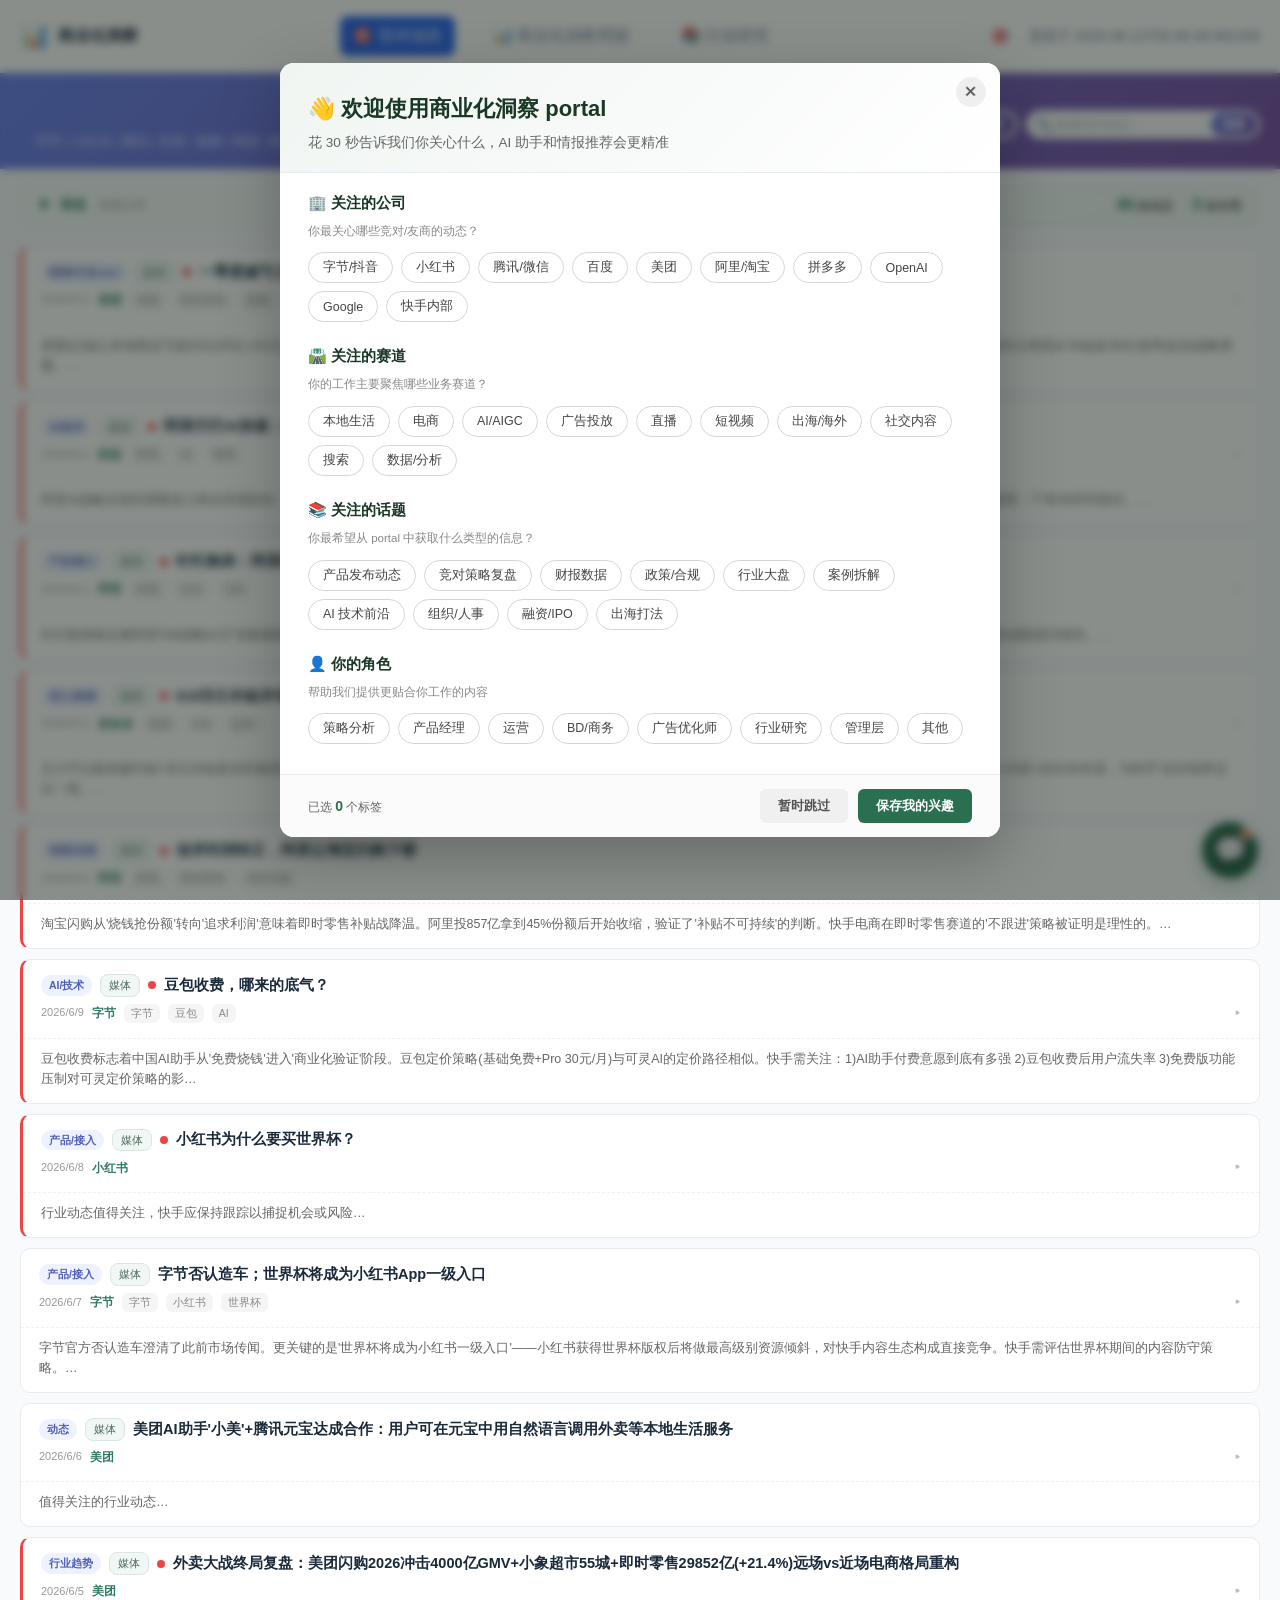
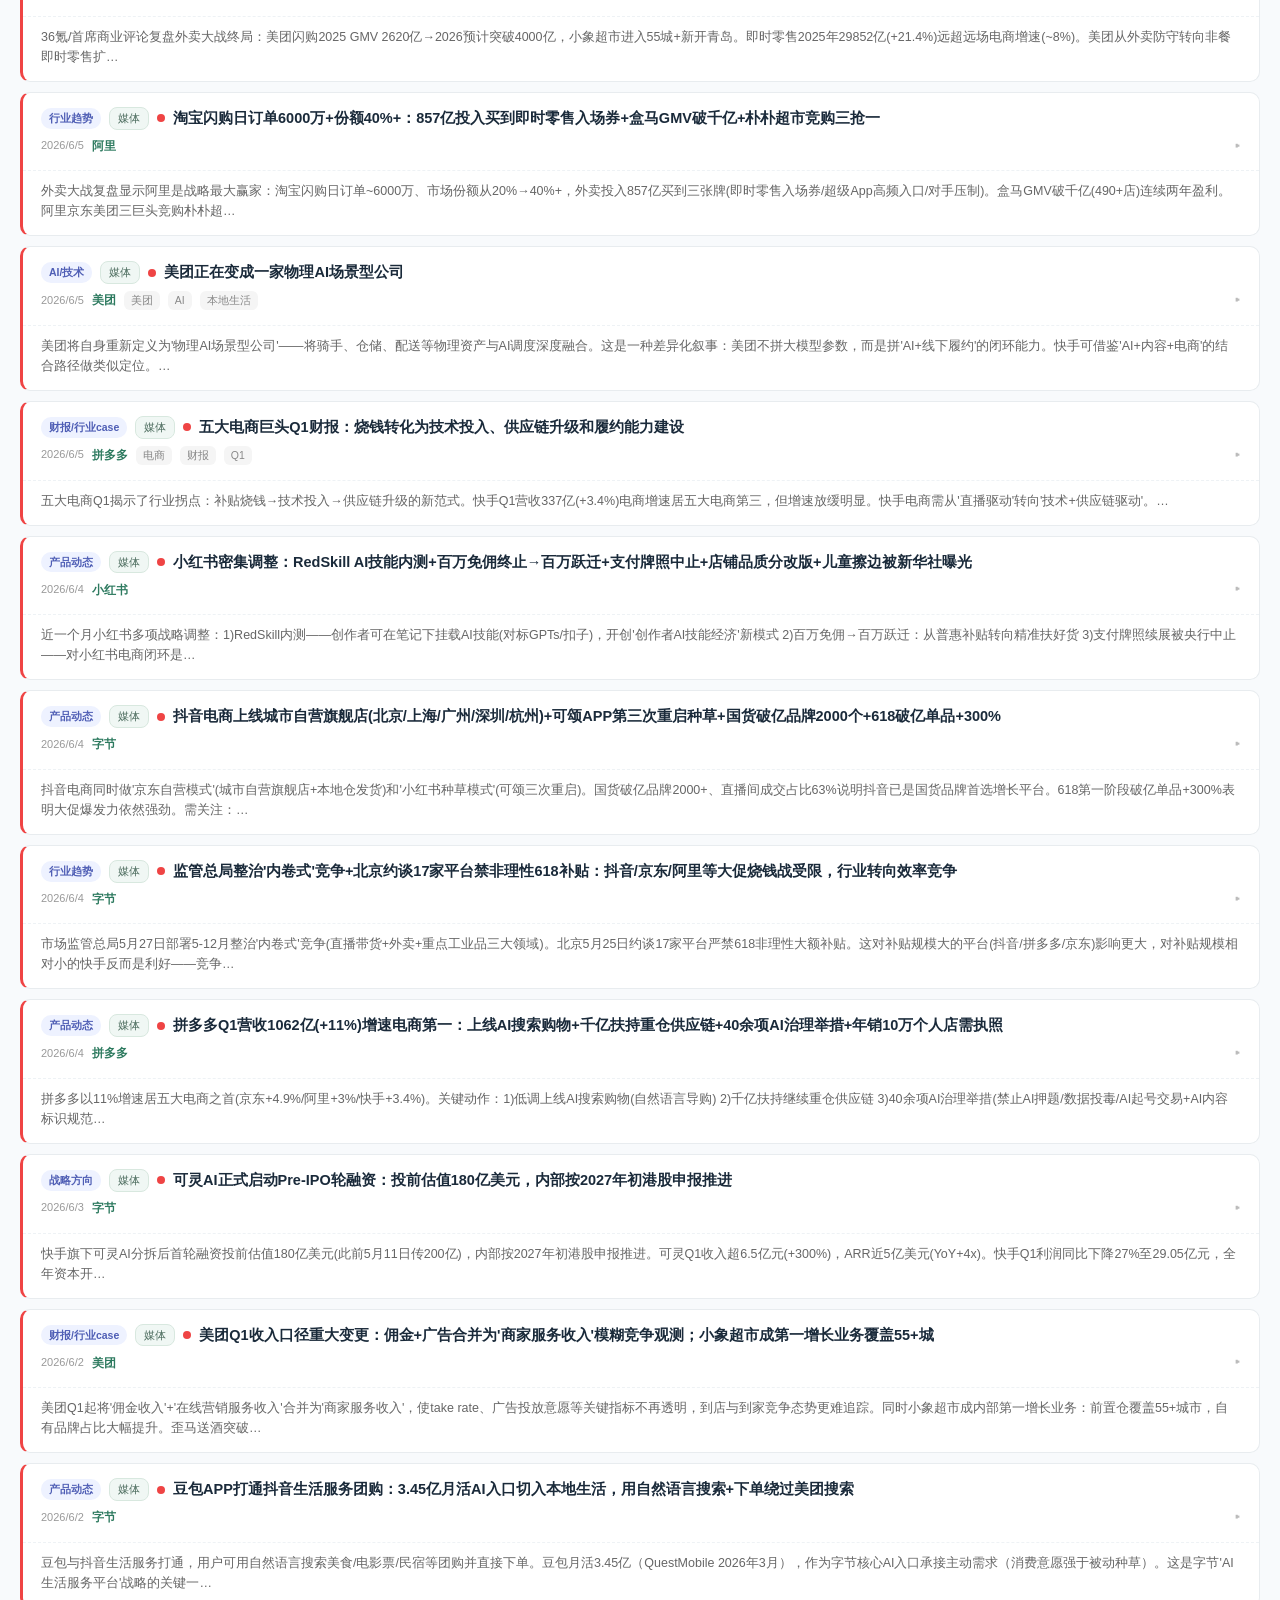
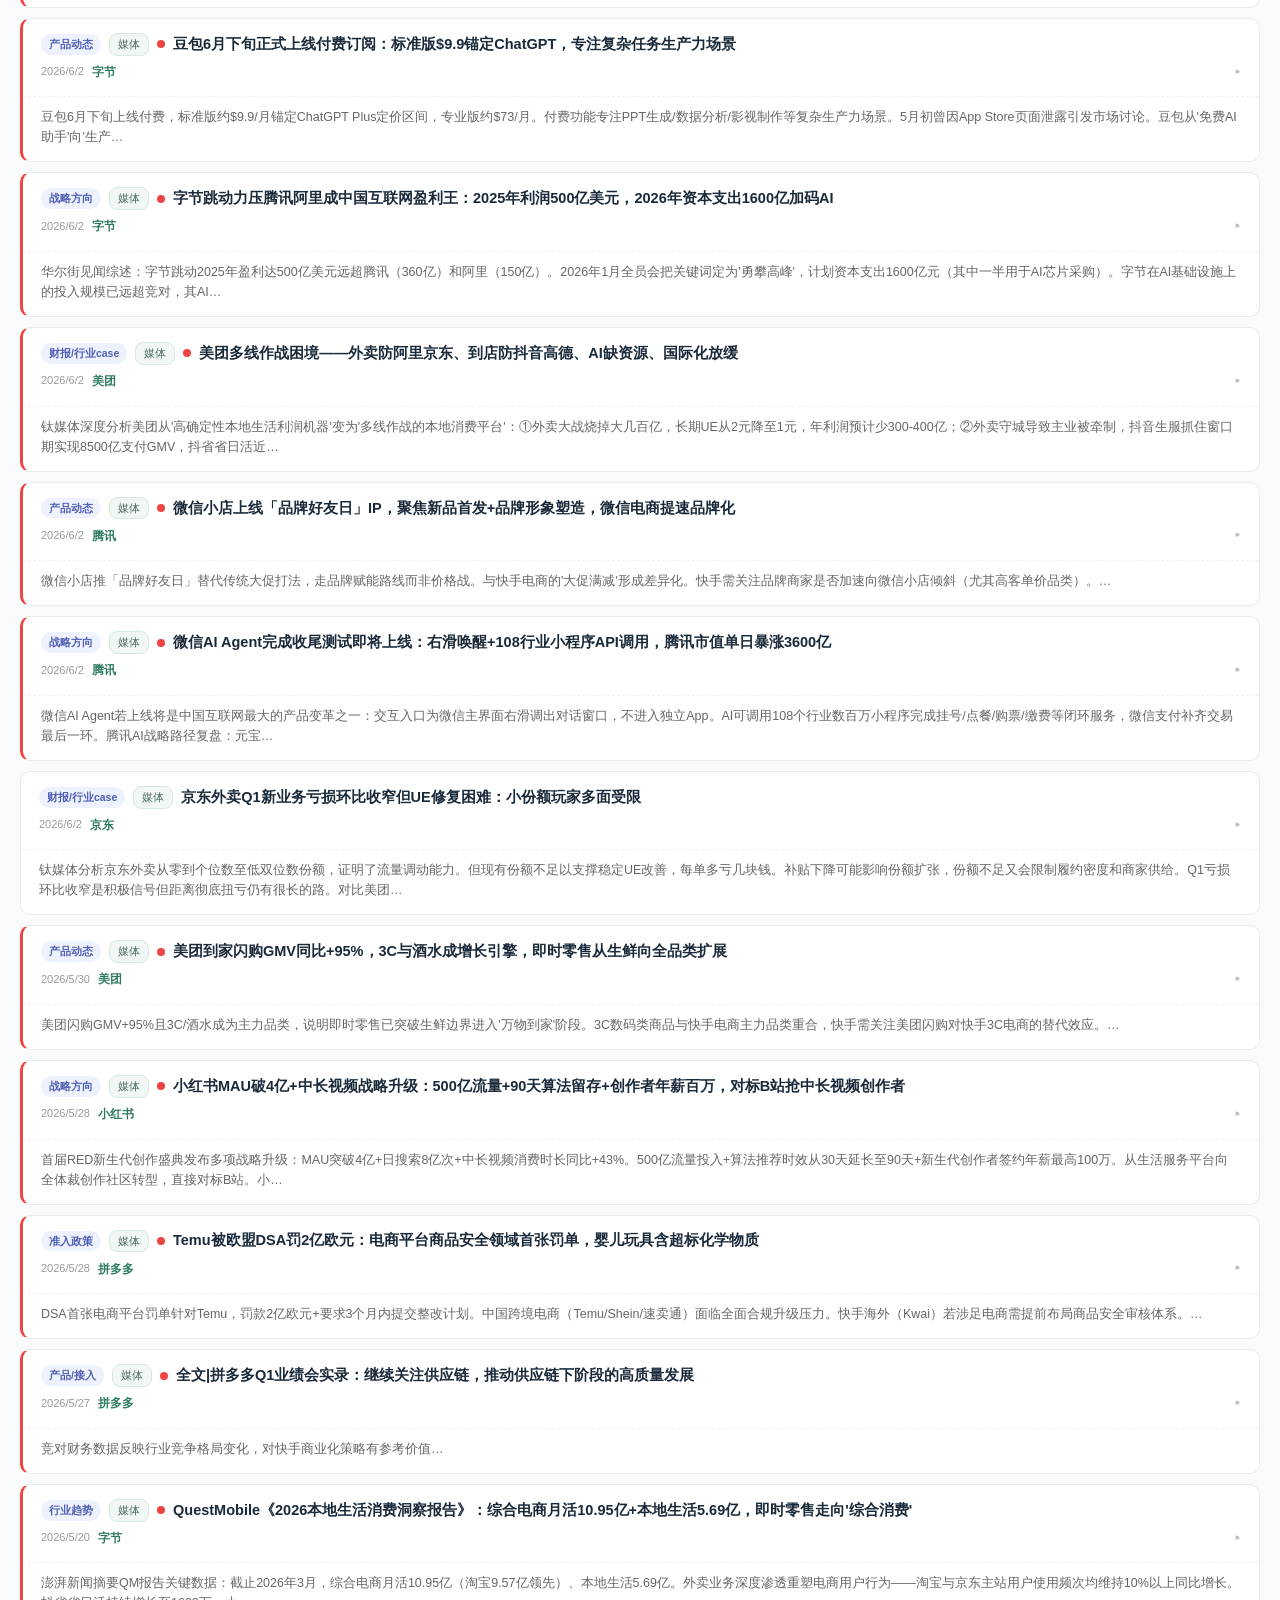
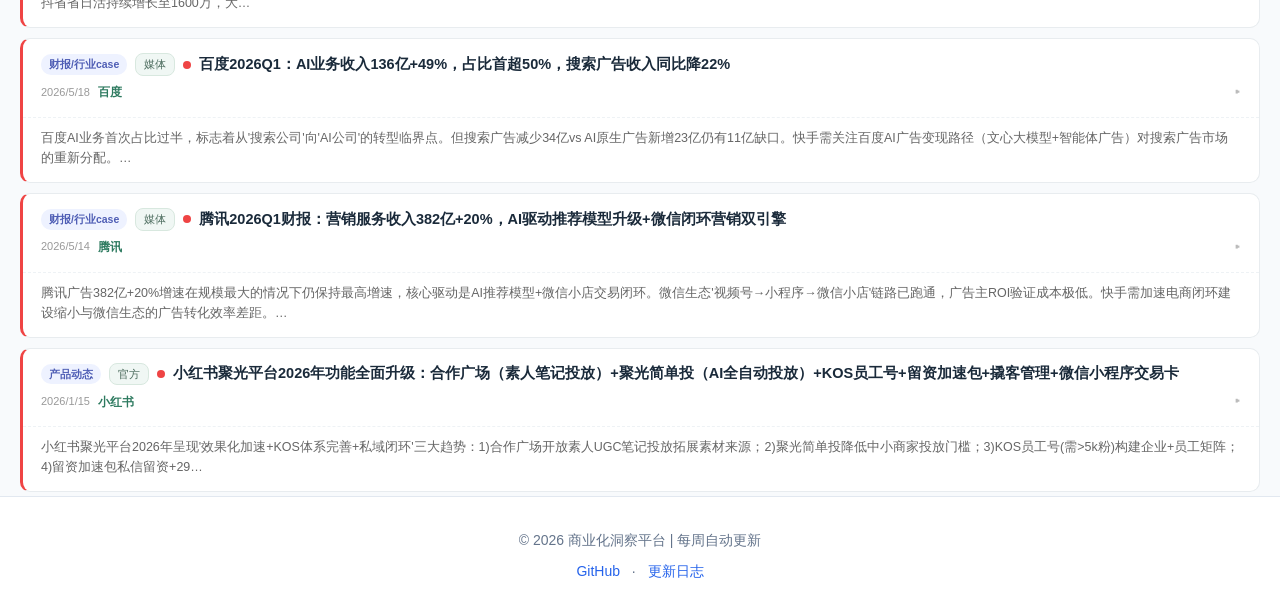
<file: index.html>
<!DOCTYPE html>
<html lang="zh-CN">
<head>
    <meta charset="UTF-8" />
    <meta name="viewport" content="width=device-width, initial-scale=1.0" />
    <meta http-equiv="Cache-Control" content="no-cache, no-store, must-revalidate" />
    <meta http-equiv="Pragma" content="no-cache" />
    <meta http-equiv="Expires" content="0" />
    <title>商业化洞察周报 | 市场情报追踪平台</title>
    <meta name="description" content="商业化战略洞察平台 - 市场情报 / 竞对追踪 / 行业研究" />
    <link rel="icon" href="data:image/svg+xml,<svg xmlns=%22http://www.w3.org/2000/svg%22 viewBox=%220 0 100 100%22><text y=%22.9em%22 font-size=%2290%22>📊</text></svg>" />
    <link rel="stylesheet" href="assets/style.css?v=20260603m" />
</head>
<body>

<!-- Header -->
<header class="site-header">
    <div class="container">
        <div class="header-inner">
        <a href="#" class="logo" onclick="switchTab('competitors');return false;">
                <span class="logo-icon">📊</span>
                <span class="logo-text">商业化洞察</span>
            </a>
            <nav class="nav main-tabs" id="mainTabs">
                <a href="#competitors" class="nav-link tab-link active" data-tab="competitors">🎯 竞对追踪</a>
                <a href="#insights"   class="nav-link tab-link"        data-tab="insights">📊 商业化洞察周报</a>
                <a href="#research"    class="nav-link tab-link"        data-tab="research">📚 行业研究</a>
            </nav>
            <div class="meta">
                <button class="header-icon-btn" onclick="openInterestModal()" title="更新你的兴趣标签">🎯</button>
                <span class="last-update" id="lastUpdate">更新于 2026-05-29</span>
            </div>
        </div>
    </div>
</header>

<!-- ===================== TAB 2: 商业化洞察周报 ===================== -->
<div class="tab-pane" id="tab-insights">

<!-- Hero（精简紧凑版）-->
<section class="hero hero-compact">
    <div class="container">
        <div class="hero-row">
            <div class="hero-text">
                <h1>📊 商业化洞察周报</h1>
                <p class="hero-subtitle"><span id="statTotal">—</span> 条近 14 天情报 · <span id="statHigh">—</span> 高优 · <span id="statCompanies">—</span> 公司 · <span id="statTracks">—</span> 赛道</p>
            </div>
            <div class="hero-search-wrap">
                <div class="hero-search-mini">
                    <input type="text" id="aiSearchInput" class="mini-search-input"
                           placeholder="🔮 猜你想搜：抖音出单宝对快手本地推有什么影响？"
                           autocomplete="off"
                           onkeypress="if(event.key==='Enter')askAI(this.value)" />
                    <button class="mini-search-btn" onclick="askAI(document.getElementById('aiSearchInput').value)">问</button>
                </div>
                <div class="hero-search-hints">
                    <span class="hero-hint-link" onclick="askAI('磁力星辰 AI 经营官全量对快手生服商家有什么影响？')">磁力星辰 AI 经营官全量对快手生服商家有什么影响？</span>
                    <span class="hero-hint-sep">·</span>
                    <span class="hero-hint-link" onclick="askAI('抖音生服商户净增 80 万是怎么做到的？快手能学吗？')">抖音生服商户净增 80 万是怎么做到的？</span>
                    <span class="hero-hint-sep">·</span>
                    <span class="hero-hint-link" onclick="askAI('美团闪购 GMV +95% 对快手即时零售有什么启示？')">美团闪购 GMV +95% 对快手有什么启示？</span>
                </div>
            </div>
        </div>
    </div>
</section>

<!-- 合并：🔥 本周高热情报（AI 速递 + 本周关键情报统一处理，高优+AI tag高亮）-->
<section id="keyInsightSection" class="section section-tight">
    <div class="container">
        <div class="section-header-mini">
            <h2>🔥 本周高热情报</h2>
            <span class="section-sub-mini">高优先级 + AI 赛道 · So What 解读</span>
        </div>
        <div class="hot-flow" id="keyInsights"></div>
    </div>
</section>

<!-- AI Answer Panel -->
<section id="aiAnswerSection" class="ai-answer-section" style="display:none;">
    <div class="container">
        <div id="aiAnswerPanel" class="ai-answer-panel">
            <button class="close-answer" onclick="closeAIAnswer()" title="关闭">✕</button>
            <div class="answer-content">
                <div class="answer-summary" id="answerSummary"></div>
                <div class="answer-analysis" id="answerAnalysis"></div>
                <div class="answer-sources" id="answerSources"></div>
            </div>
            <div class="related-updates">
                <h4>📰 相关动态</h4>
                <div id="relatedUpdates" class="related-list"></div>
            </div>
        </div>
    </div>
</section>

<!-- 商业化洞察周报 主体：全部动态（合并：新闻 + 播客 + 推特 + 交易）-->
<section id="insights" class="section section-tight">
    <div class="container">
        <div class="section-header-mini">
            <h2>📰 全部动态</h2>
            <span class="section-sub-mini" id="insightsFlowMeta">—</span>
        </div>

        <!-- 筛选栏（横向滚动 chip 串）-->
        <div class="filter-bar-row">
            <div class="filter-chips-inline" id="filterChipsInline">
                <!-- 一级：类型（新闻/播客/推特/交易）-->
                <button class="filter-pill active" data-type="kind" data-value="all">全部类型</button>
                <button class="filter-pill" data-type="kind" data-value="news">📰 新闻 <span class="kind-cnt" id="kindCntNews">0</span></button>
                <button class="filter-pill" data-type="kind" data-value="deal">💰 交易 <span class="kind-cnt" id="kindCntDeal">0</span></button>
                <span class="pill-sep">·</span>
                <button class="filter-pill active" data-type="priority" data-value="all">全部优先级</button>
                <button class="filter-pill" data-type="priority" data-value="high">🔴 高优</button>
                <button class="filter-pill" data-type="priority" data-value="mid">🟡 中优</button>
                <span class="pill-sep">·</span>
                <button class="filter-pill active" data-type="signal" data-value="all">全部信号</button>
                <button class="filter-pill" data-type="signal" data-value="opportunity">🟢 机会</button>
                <button class="filter-pill" data-type="signal" data-value="threat">🔴 威胁</button>
                <button class="filter-pill" data-type="signal" data-value="neutral">⚪ 中性</button>
                <span class="pill-sep">·</span>
                <button class="filter-pill more-pill" onclick="toggleFilters()">☰ 更多筛选<span id="filterCountBadge" class="filter-count-badge" style="display:none;">0</span></button>
                <span style="flex:1"></span>
                <input type="text" id="insightsListSearch" class="inline-search-input" placeholder="🔍 列表内筛选…" oninput="filterListInline(this.value)" />
            </div>
        </div>

        <!-- 详细筛选面板（默认折叠）-->
        <div class="filters-panel filters-collapsed" id="filtersPanel">
            <div class="filter-group">
                <label>🛣️ 赛道</label>
                <div class="filter-chips" id="trackFilterBtns">
                    <button class="chip active" data-type="track" data-value="all">全部</button>
                </div>
            </div>
            <div class="filter-group">
                <label>🏢 公司</label>
                <div class="filter-chips" id="companyFilterBtns">
                    <button class="chip active" data-type="company" data-value="all">全部</button>
                </div>
            </div>
            <div class="filter-actions">
                <button class="filter-reset-btn" onclick="resetFilters()">↺ 重置全部</button>
            </div>
        </div>

        <!-- 列表流（dcap 单行风格） -->
        <div class="insights-flow" id="insightsGrid"></div>
    </div>
</section>

</div><!-- /tab-insights -->

<!-- ===================== TAB 1: 竞对追踪（首页）===================== -->
<div class="tab-pane active" id="tab-competitors">

<section class="hero hero-sub hero-compact-tab2">
    <div class="container">
        <div class="hero-row">
            <div class="hero-text">
                <h1>🎯 竞对追踪</h1>
                <p class="hero-subtitle">字节 / 小红书 / 腾讯 / 百度 / 美团 / 阿里 / 拼多多 / OpenAI / Google · 产品动态 · 准入政策 · 营销策略</p>
            </div>
            <div class="hero-search-wrap tab1-dual-search-wrap">
                <div class="hero-dual-search">
                    <div class="hero-search-item">
                        <span class="hero-search-label">📁</span>
                        <input type="text" id="feishuPageInput" placeholder="检索飞书文档…" autocomplete="off"
                               onkeyup="if(event.key==='Enter')runFeishuPageSearch(this.value)"
                               oninput="onFeishuPageInput(this.value)" />
                        <button class="hero-search-btn-sm" onclick="runFeishuPageSearch(document.getElementById('feishuPageInput').value)" title="检索飞书">检索</button>
                    </div>
                    <div class="hero-search-item">
                        <span class="hero-search-label">🔍</span>
                        <input type="text" id="competitorSearchInput" placeholder="检索竞对动态…" autocomplete="off"
                               onkeyup="if(event.key==='Enter')searchCompetitor(this.value)"
                               oninput="onCompSearchInput(this.value)" />
                        <button class="hero-search-btn-sm" onclick="searchCompetitor(document.getElementById('competitorSearchInput').value)" title="检索竞对">检索</button>
                    </div>
                </div>
            </div>
        </div>
    </div>
</section>

<!-- =========================================================================
     Part 1 · 检索结果面板（检索时动态展示，初始隐藏）
     ========================================================================= -->
<section id="feishuInline" class="section section-tight" style="display:none;">
    <div class="container">
        <div class="dual-search-row">
            <!-- 左：飞书文档检索结果 -->
            <div class="dual-search-col">
                <div class="feishu-result-grid" id="fsResultList"></div>
            </div>
            <!-- 右：竞对动态检索结果 -->
            <div class="dual-search-col">
                <div id="compSearchResult">
                    <div id="compSearchSummary" class="ai-summary-block"></div>
                    <div class="dual-result-grid">
                        <div class="dual-result-col" id="dualColCompetitors">
                            <div class="dual-col-head">
                                <h3>🟠 竞对动态 <span class="dual-cnt" id="dualCntComp">0</span></h3>
                            </div>
                            <div class="dual-col-body" id="dualBodyComp"></div>
                        </div>
                        <div class="dual-result-col" id="dualColFeishu">
                            <div class="dual-col-head">
                                <h3>📁 飞书文档 <span class="dual-cnt" id="dualCntFs">0</span></h3>
                            </div>
                            <div class="dual-col-body" id="dualBodyFs"></div>
                        </div>
                    </div>
                </div>
            </div>
        </div>
    </div>
</section>

<section id="competitors" class="section section-tight">
    <div class="container">
        <!-- 折叠式筛选栏 -->
        <div class="comp-filter-collapse">
            <button class="comp-filter-toggle" onclick="toggleCompFilters()">
                <span id="compFilterToggleIcon">▶</span> 筛选 <span class="comp-filter-summary" id="compFilterSummary"></span>
                <span class="comp-stat-row" style="margin-left:auto">
                    <span class="comp-stat"><b id="compTotal">—</b> 条动态</span>
                    <span class="comp-stat-sep">·</span>
                    <span class="comp-stat"><b id="compRecent">—</b> 条本周</span>
                </span>
            </button>
            <div class="comp-filter-body" id="compFilterBody" style="display:none;">
                <div class="comp-filter-group">
                    <label>🏢 公司</label>
                    <div class="comp-tabs" id="competitorTabs"></div>
                </div>
                <div class="comp-filter-group">
                    <label>🧭 维度</label>
                    <div class="comp-dim-tabs" id="competitorDimTabs"></div>
                </div>
                <div class="comp-filter-group">
                    <label>📊 数据源</label>
                    <div class="comp-source-tabs" id="competitorSourceTabs">
                        <button class="chip active" data-source="all">全部</button>
                        <button class="chip" data-source="飞书内部">📁 飞书内部</button>
                        <button class="chip" data-source="竞媒官方">🏢 竞媒官方</button>
                        <button class="chip" data-source="三方媒体">📰 三方媒体</button>
                    </div>
                </div>
            </div>
        </div>

        <div class="competitor-updates" id="competitorUpdates"></div>
    </div>
</section>

<!-- ===================== 竟对追踪 · 飞书文档全库 modal（隐藏，点击搜索栏旁 全库 按钮弹出） ===================== -->
<!-- ===================== Tab2 飞书全库 modal 已上移为 inline section（见上方 #feishuInline），原 modal 代码已删除 ===================== -->

</div><!-- /tab-competitors -->

<!-- ===================== TAB 3: 行业研究（脑图 + 报告库） ===================== -->
<div class="tab-pane" id="tab-research">
<section class="hero hero-sub">
    <div class="container">
        <h1>📚 行业研究 · 生服行业知识库</h1>
        <p class="hero-subtitle"><b id="indL1Count">36</b> 个一级行业 · <b id="indL2Count">245</b> 个二级行业 · 2025E 总规模 <b id="indGmvTotal">189 万亿</b> · 点击二级行业卡片查看行研报告 + AI 问答</p>
    </div>
</section>

<!-- ① AI 行业研究检索·调 DeepSeek 生成结构化研报 -->
<section class="section research-portal-row">
    <div class="container">
        <div class="ai-research-bar">
            <div class="ai-research-head">
                <div class="ai-research-icon">🧠</div>
                <div class="ai-research-headtext">
                    <div class="ai-research-title">AI 行业研究 · 智能生成</div>
                    <div class="ai-research-sub">输入任意行业 / 赛道 / 细分领域，即可查看包含 <b>市场规模 / 竞争格局 / 头部玩家 / 用户画像 / 机会点</b> 五维度完整研报</div>
                </div>
            </div>
            <div class="ai-research-input-row">
                <input type="text" id="aiResearchInput" class="ai-research-input"
                       placeholder="🔍 输入行业 / 赛道（如：足疗 / AI虚拟人直播 / 汽车后市场），回车查看研报"
                       onkeypress="if(event.key==='Enter')window.runAIResearch(this.value)" />
                <button class="ai-research-btn" onclick="window.runAIResearch(document.getElementById('aiResearchInput').value)">🚀 查看研报</button>
            </div>
            <div class="ai-research-suggest">
                <span class="ai-research-suggest-label">🔥 热门：</span>
                <button class="ai-research-pill" onclick="window.runAIResearch('本地生活服务行业 2025 年市场规模与竞争格局')">本地生活全景</button>
                <button class="ai-research-pill" onclick="window.runAIResearch('餐饮行业 2025 周期与赫则率')">餐饮</button>
                <button class="ai-research-pill" onclick="window.runAIResearch('医美行业现状与增长驱动')">医美</button>
                <button class="ai-research-pill" onclick="window.runAIResearch('新能源汽车后市场 2025 机会')">新能源后市场</button>
                <button class="ai-research-pill" onclick="window.runAIResearch('AI 虚拟人直播带货商业化')">AI 虚拟人直播</button>
                <button class="ai-research-pill" onclick="window.runAIResearch('即时零售与生鲜电商竟争格局')">即时零售</button>
                <button class="ai-research-pill" onclick="window.runAIResearch('宠物经济 2025 白皮书')">宠物经济</button>
                <button class="ai-research-pill" onclick="window.runAIResearch('职业教育与成人培训赛道')">职业教育</button>
                <button class="ai-research-pill" onclick="window.runAIResearch('婚嫁与婚红服务产业链')">婚嫁行业</button>
            </div>
            <div id="aiResearchResult" class="ai-research-result" style="display:none;"></div>
        </div>

        <div class="ai-research-tip">
            💡 提示：想在 245 个二级行业里定位？直接在下方脑图输入框检索。
            <input type="text" id="indMindmapInput" class="ind-search-input ind-search-input-inline"
                   placeholder="脑图内检索行业名（如「中式正餐」「医美」）"
                   oninput="filterIndustryMindmap(this.value)" />
        </div>
    </div>
</section>

<!-- ② 行业脑图（36 一级 × 245 二级 卡片网格） -->
<section class="section research-mindmap-section">
    <div class="container">
        <div class="mindmap-toolbar">
            <h2 class="mindmap-title">🗺️ 生服行业脑图</h2>
            <div class="mindmap-tip">点击一级行业展开 / 点击二级行业查看详情 + AI 问答</div>
        </div>
        <div class="industry-mindmap-grid" id="industryMindmapGrid">
            <div class="mindmap-loading">⏳ 加载行业数据中...</div>
        </div>
    </div>
</section>

<!-- ③ 行业详情弹窗 -->
<div class="industry-detail-modal" id="industryDetailModal" style="display:none;">
    <div class="idm-overlay" onclick="closeIndustryDetail()"></div>
    <div class="idm-panel">
        <div class="idm-header">
            <div class="idm-header-left">
                <div class="idm-l1-tag" id="idmL1Tag">—</div>
                <h2 class="idm-l2-title" id="idmL2Title">—</h2>
            </div>
            <button class="idm-close" onclick="closeIndustryDetail()">✕</button>
        </div>
        
        <div class="idm-body">
            <!-- 关键指标卡片 -->
            <div class="idm-stats">
                <div class="idm-stat"><div class="idm-stat-val" id="idmGmv">—</div><div class="idm-stat-lbl">2025E 市场规模 (亿元)</div></div>
                <div class="idm-stat"><div class="idm-stat-val" id="idmCagr">—</div><div class="idm-stat-lbl">3 年 CAGR</div></div>
                <div class="idm-stat"><div class="idm-stat-val" id="idmGross">—</div><div class="idm-stat-lbl">毛利率</div></div>
                <div class="idm-stat"><div class="idm-stat-val" id="idmNet">—</div><div class="idm-stat-lbl">净利率</div></div>
                <div class="idm-stat"><div class="idm-stat-val" id="idmOnline">—</div><div class="idm-stat-lbl">线上化率</div></div>
                <div class="idm-stat"><div class="idm-stat-val" id="idmTrend">—</div><div class="idm-stat-lbl">线上趋势</div></div>
            </div>
            
            <!-- 行研报告内容 -->
            <div class="idm-section">
                <h3 class="idm-section-title">📄 行业研究报告</h3>
                <div class="idm-report-content" id="idmReport">—</div>
                <div class="idm-actions">
                    <a href="#" target="_blank" rel="noopener" class="idm-action-btn primary" id="idmNxnyLink">
                        📊 在 nxny.com 报告库搜索本行业 ↗
                    </a>
                </div>
            </div>
            
            <!-- 内嵌 chatbot -->
            <div class="idm-section idm-chatbot-section">
                <div class="idm-chat-header">
                    <h3 class="idm-section-title" style="margin:0">💬 行业 AI 问答 <span class="idm-mode-badge">🌐 联网增强</span></h3>
                    <button class="idm-settings-btn" onclick="openAISettings()" title="配置 LLM / Web 搜索 API">⚙️ 设置</button>
                </div>
                <div class="idm-chatbot">
                    <div class="idm-chat-body" id="idmChatBody">
                        <div class="chat-bubble bot">
                            👋 你正在咨询「<b id="idmChatIndustry">—</b>」行业。<br/>
                            可以问：「这个行业的快手机会点」「TOP3 玩家是谁」「线下转线上路径」「客户画像是怎样」等<br/>
                            <small style="color:#888">💡 默认本地数据回答；切换到「🌐 联网 AI」可基于网络实时检索结果做综合回答（首次使用需 ⚙️ 配置 API Key）</small>
                        </div>
                    </div>
                    <div class="idm-chat-input-row">
                        <input type="text" id="idmChatInput" class="chatbot-input"
                               placeholder="输入问题，回车发送…"
                               onkeypress="if(event.key==='Enter')askIndustryChat()" />
                        <button class="chatbot-send-btn" onclick="askIndustryChat()">发送</button>
                    </div>
                    <div class="idm-chat-suggest" id="idmChatSuggest"></div>
                </div>
            </div>
        </div>
    </div>
</div>

<!-- ⑤ AI Settings 配置面板 -->
<div class="ai-settings-modal" id="aiSettingsModal" style="display:none;">
    <div class="ais-overlay" onclick="closeAISettings()"></div>
    <div class="ais-panel">
        <div class="ais-header">
            <h3>⚙️ AI 问答 · API 配置</h3>
            <button class="ais-close" onclick="closeAISettings()">✕</button>
        </div>
        <div class="ais-body">
            <p class="ais-tip">配置后用于「🌐 联网 AI」模式：先用 Web 搜索拉取实时信息，再用 LLM 做综合回答。所有配置保存在你的浏览器 localStorage（不上传）。</p>

            <h4 class="ais-section-title">🤖 LLM 配置（兼容 OpenAI / 通义千问 / DeepSeek / Moonshot 等）</h4>
            <label class="ais-row">
                <span class="ais-label">Endpoint</span>
                <input type="text" id="aisLlmEndpoint" placeholder="https://api.openai.com/v1" />
            </label>
            <label class="ais-row">
                <span class="ais-label">API Key</span>
                <input type="password" id="aisLlmKey" placeholder="sk-..." />
            </label>
            <label class="ais-row">
                <span class="ais-label">Model</span>
                <input type="text" id="aisLlmModel" placeholder="gpt-4o-mini" />
            </label>
            <div class="ais-presets">
                <span style="color:#888;font-size:12px">快速填充：</span>
                <button class="ais-preset" onclick="fillLlmPreset('openai')">OpenAI</button>
                <button class="ais-preset" onclick="fillLlmPreset('deepseek')">DeepSeek</button>
                <button class="ais-preset" onclick="fillLlmPreset('moonshot')">月之暗面 Kimi</button>
                <button class="ais-preset" onclick="fillLlmPreset('dashscope')">通义千问</button>
                <button class="ais-preset" onclick="fillLlmPreset('siliconflow')">硅基流动</button>
            </div>

            <h4 class="ais-section-title" style="margin-top:18px">🌐 Web 搜索配置</h4>
            <label class="ais-row">
                <span class="ais-label">搜索引擎</span>
                <select id="aisSearchProvider">
                    <option value="tavily">Tavily（推荐，注册送 1000 次/月免费）</option>
                    <option value="serpapi">SerpAPI</option>
                    <option value="bocha">博查 BoCha（国内）</option>
                    <option value="none">不联网（仅 LLM 单独回答）</option>
                </select>
            </label>
            <label class="ais-row">
                <span class="ais-label">搜索 API Key</span>
                <input type="password" id="aisSearchKey" placeholder="tvly-... / sk-..." />
            </label>

            <div class="ais-actions">
                <button class="ais-btn primary" onclick="saveAISettings()">💾 保存</button>
                <button class="ais-btn" onclick="testAIConnection()">🔬 测试连通性</button>
                <button class="ais-btn danger" onclick="resetAISettings()">🗑 清空</button>
            </div>
            <div id="aisTestResult" class="ais-test-result"></div>

            <details class="ais-help">
                <summary>📖 如何获取免费 API Key？</summary>
                <ul>
                    <li><b>DeepSeek</b>（推荐国内，便宜）：<a href="https://platform.deepseek.com" target="_blank">platform.deepseek.com</a> → API Keys</li>
                    <li><b>Moonshot Kimi</b>（128K 长上下文）：<a href="https://platform.moonshot.cn" target="_blank">platform.moonshot.cn</a></li>
                    <li><b>通义千问</b>：<a href="https://dashscope.console.aliyun.com" target="_blank">dashscope.console.aliyun.com</a></li>
                    <li><b>硅基流动</b>（多模型聚合）：<a href="https://siliconflow.cn" target="_blank">siliconflow.cn</a> → 注册送 14 元免费额度</li>
                    <li><b>Tavily 搜索</b>（免费 1000/月）：<a href="https://tavily.com" target="_blank">tavily.com</a></li>
                    <li><b>博查搜索</b>（国内，免费 100 次试用）：<a href="https://open.bochaai.com" target="_blank">open.bochaai.com</a></li>
                </ul>
            </details>
        </div>
    </div>
</div>

<!-- ④ 原 nxny modal 已删除（改为 Tab3 顶部 AI 研报生成） -->

</div><!-- /tab-research -->

<!-- Footer -->
<footer class="site-footer">
    <div class="container">
        <p>© 2026 商业化洞察平台 | 每周自动更新</p>
        <p class="footer-links">
            <a href="https://github.com/strategy666/insight-platform" target="_blank">GitHub</a> ·
            <a href="#" onclick="showChangeLog();return false;">更新日志</a>
        </p>
    </div>
</footer>

<script>
// ==== Tab 切换（独立 script 标签，不受后续 JS 错误影响）====
// 注意：此 script 标签必须在内容 script 之前，且彼此独立
// 这样即使下方主逻辑 JS 有运行时报错，Tab 切换依然可用
(function(){
    function switchTab(tabId){
        document.querySelectorAll('.tab-link').forEach(function(el){
            el.classList.toggle('active', el.dataset.tab === tabId);
        });
        document.querySelectorAll('.tab-pane').forEach(function(el){
            el.classList.toggle('active', el.id === 'tab-' + tabId);
        });
        window.scrollTo({top:0, behavior:'smooth'});
        try { history.replaceState(null, '', '#' + tabId); } catch(e){}
    }
    window.switchTab = switchTab;
    document.addEventListener('click', function(e){
        var a = e.target.closest('.tab-link');
        if (a){
            e.preventDefault();
            switchTab(a.dataset.tab);
        }
    });
    function _bootTab(){
        var h = (location.hash || '').replace('#','');
        if (h && document.getElementById('tab-' + h)) switchTab(h);
    }
    _bootTab();
    if (document.readyState === 'loading') {
        document.addEventListener('DOMContentLoaded', _bootTab);
    }
    window.addEventListener('hashchange', _bootTab);
})();
</script>
<script>
// ==== Part2 双源检索：公开竞对动态 + 飞书对外文档 + AI 摘要 ====
let _feishuDocs = null;
async function loadFeishuDocs() {
    if (_feishuDocs) return _feishuDocs;
    try {
        const r = await fetch('assets/data/feishu_docs.json?v=20260601q');
        const j = await r.json();
        _feishuDocs = j.items || [];
    } catch(e) {
        console.error('飞书文档加载失败', e);
        _feishuDocs = [];
    }
    return _feishuDocs;
}

// 模糊匹配打分：标题 5 / 关键词 3 / 摘要 1
function _scoreMatch(item, q, fields) {
    const ql = q.toLowerCase();
    let score = 0;
    fields.forEach(([f, w]) => {
        const v = item[f];
        if (!v) return;
        const s = (Array.isArray(v) ? v.join(' ') : String(v)).toLowerCase();
        if (s.includes(ql)) score += w;
    });
    return score;
}
function _highlightHtml(text, q) {
    if (!text || !q) return text || '';
    const safe = String(text).replace(/&/g, '&amp;').replace(/</g, '&lt;').replace(/>/g, '&gt;');
    const re = new RegExp('(' + q.replace(/[.*+?^${}()|[\]\\]/g, '\\$&') + ')', 'gi');
    return safe.replace(re, '<mark>$1</mark>');
}

window.onCompSearchInput = function(v) {
    // 简单防抖：300ms 触发；按 Enter 仍立即触发
    clearTimeout(window._csTimer);
    if (!v || !v.trim()) {
        document.getElementById('feishuInline').style.display = 'none';
        return;
    }
    window._csTimer = setTimeout(() => window.searchCompetitor(v), 350);
};

window.searchCompetitor = async function(q) {
    q = (q || '').trim();
    if (!q) return;
    const feishuOnly = false; // 仅飞书开关已删除，始终双源检索
    
    // 1. 加载飞书库
    const fsAll = await loadFeishuDocs();
    
    // 2. 飞书命中
    const fsHits = fsAll
        .map(it => ({ ...it, _score: _scoreMatch(it, q, [
            ['title', 5],
            ['keywords', 3],
            ['competitors', 4],
            ['dimensions', 3],
            ['category', 3],
            ['tags', 3],
            ['source_sheet', 2],
            ['summary', 1],
            ['owner', 2]
        ]) }))
        .filter(it => it._score > 0)
        .sort((a, b) => b._score - a._score)
        .slice(0, 12);
    
    // 3. 公开竞对动态命中（Tab2 competitor_updates） + 历史动态（Tab1 intelData）
    let compHits = [];
    if (!feishuOnly) {
        const compData = (typeof window.competitorData !== 'undefined' && window.competitorData) ? window.competitorData : [];
        const intelHist = (typeof window.intelData !== 'undefined' && window.intelData) ? window.intelData : [];

        // Tab2 竞对动态命中
        const compArr = compData
            .map(it => ({ ...it, _src: 'comp', _score: _scoreMatch(it, q, [['title', 5], ['sowhat', 2], ['company', 4], ['dimension', 2], ['category', 2]]) }))
            .filter(it => it._score > 0);

        // Tab1 历史动态命中（intel.json）
        const intelArr = intelHist
            .map(it => ({
                ...it,
                _src: 'intel',
                // 字段对齐成 dual-card 渲染所需
                company: (it.companies && it.companies[0]) || it.owner || '',
                dimension: it.category || (it.tags && it.tags[0]) || '',
                date: it.date || it.updated_at_raw || it.updated_at || '',
                sowhat: it.summary || '',
                sources: it.sources || [],
                data_source: '历史情报',
                _score: _scoreMatch(it, q, [['title', 5], ['summary', 2], ['companies', 4], ['category', 3], ['tags', 2]])
            }))
            .filter(it => it._score > 0);

        compHits = [...compArr, ...intelArr]
            .sort((a, b) => b._score - a._score)
            .slice(0, 12);
    }
    
    // 4. AI 总结
    const summary = _genAISummary(q, fsHits, compHits, feishuOnly);
    document.getElementById('compSearchSummary').innerHTML = summary;
    
    // 5. 飞书列
    document.getElementById('dualCntFs').textContent = fsHits.length;
    document.getElementById('dualBodyFs').innerHTML = fsHits.length ? fsHits.map(it => {
        const sheetTag = it.source_sheet || it.sheet || '';
        const compTag = (it.competitors || [])[0] || '字节';
        const typeIcon = it.type === 'docx' ? '📄' : it.type === 'wiki' ? '📚' : it.type === 'sheet' ? '📊' : it.type === 'file' ? '📎' : it.type === 'bitable' ? '🗃️' : '📝';
        const hasUrl = !!(it.url && it.url.startsWith('http'));
        const openBtn = hasUrl
            ? `<a href="${it.url}" target="_blank" rel="noopener" class="fs-open-btn">打开全文 ↗</a>`
            : `<span class="fs-open-btn fs-open-btn-disabled" title="此条仅有标题元信息，无飞书直链">仅元数据</span>`;
        return `
        <div class="dual-card fs-card">
            <div class="dual-card-top">
                <span class="fs-type-badge type-${it.type || 'doc'}">${typeIcon} ${compTag}</span>
                <span class="fs-owner">${sheetTag}</span>
                <span class="fs-date">${it._date_reliable ? (it.updated_at_raw || it.updated_at || '') : ''}</span>
            </div>
            <h4 class="dual-card-title">${_highlightHtml(it.title, q)}</h4>
            <p class="dual-card-summary">${_highlightHtml(it.summary || (it.category||''), q)}</p>
            <div class="dual-card-foot">
                <div class="fs-keywords">${(it.dimensions || it.keywords || []).slice(0, 4).map(k => `<span class="kw-chip">${_highlightHtml(k, q)}</span>`).join('')}</div>
                ${openBtn}
            </div>
        </div>`;
    }).join('') : '<div class="dual-empty">📁 未命中飞书文档，可点击顶部「📁 飞书文档」tab 在 1539 篇全库检索</div>';
    
    // 6. 公开动态列
    document.getElementById('dualCntComp').textContent = feishuOnly ? '-' : compHits.length;
    const compColEl = document.getElementById('dualColCompetitors');
    if (feishuOnly) {
        compColEl.style.display = 'none';
        document.getElementById('dualColFeishu').classList.add('full-width');
    } else {
        compColEl.style.display = '';
        document.getElementById('dualColFeishu').classList.remove('full-width');
        document.getElementById('dualBodyComp').innerHTML = compHits.length ? compHits.map(it => `
            <div class="dual-card comp-card-mini dcap-card" onclick="toggleDcapCard(this)" style="cursor:pointer;">
                <div class="dual-card-top">
                    <span class="comp-company-pill">${it.company}</span>
                    <span class="comp-dim-pill">${it.dimension || it.category}</span>
                    <span class="fs-date">${it.date}</span>
                    <span class="cc-expand-icon" style="margin-left:auto;">▸</span>
                </div>
                <h4 class="dual-card-title">${_highlightHtml(it.title, q)}</h4>
                <p class="dual-card-summary">${_highlightHtml((it.sowhat || '').slice(0, 150) + (it.sowhat && it.sowhat.length > 150 ? '…' : ''), q)}</p>
                <div class="dual-card-foot">
                    <span class="comp-source-pill">${it.data_source || '三方'}</span>
                    ${(it.sources || []).slice(0,2).map(s => `<a href="${s.url}" target="_blank" rel="noopener" class="fs-open-btn-mini" onclick="event.stopPropagation();">${s.name.slice(0, 20)} ↗</a>`).join('')}
                </div>
                <div class="cc-detail" style="display:none;">
                    <div class="cd-section cd-summary">
                        <div class="cd-section-label">💡 对快手 So What</div>
                        <p>${it.sowhat || '暂无分析'}</p>
                    </div>
                    ${(it.sources || []).length > 0 ? `
                    <div class="cd-section cd-sources">
                        <div class="cd-section-label">🔗 数据来源</div>
                        <ul class="cd-src-list">
                            ${it.sources.map(s => `<li><a href="${s.url}" target="_blank" rel="noopener" class="cd-src-link">${s.name}</a>${s.date ? `<span class="cd-src-date"> · ${s.date}</span>` : ''}</li>`).join('')}
                        </ul>
                    </div>` : ''}
                </div>
            </div>
        `).join('') : '<div class="dual-empty">🟠 公开动态未命中</div>';
    }
    
    // 7. 隐藏左侧飞书列，右侧竞对列占满全宽
    var leftCol = document.querySelector('#feishuInline .dual-search-col:first-child');
    if (leftCol) leftCol.style.display = 'none';
    var rightCol = document.querySelector('#feishuInline .dual-search-col:last-child');
    if (rightCol) rightCol.style.display = '';

    // 8. 显示结果区
    document.getElementById('feishuInline').style.display = 'block';
    
    // 滚动到结果区
    document.getElementById('feishuInline').scrollIntoView({ behavior: 'smooth', block: 'start' });
};

// AI 摘要：基于命中项生成结构化总结
function _genAISummary(q, fsHits, compHits, feishuOnly) {
    const total = fsHits.length + (feishuOnly ? 0 : compHits.length);
    if (total === 0) {
        return `<div class="ai-summary-empty">
            <h3>🤖 当前本地情报库中未找到相关内容</h3>
            <p>未找到与「<b>${q}</b>」相关的内部资料或公开动态。建议：</p>
            <ul>
                <li>尝试更宽泛的关键词（如改"巨量引擎深度转化"为"巨量引擎"）</li>
                <li>点击顶部 <a href="#feishu" onclick="switchTab('feishu');return false;"><b>📁 飞书文档</b></a> tab 去本地全库检索（1539 篇·合并 feishusearch 镜像）</li>
            </ul>
        </div>`;
    }
    
    // 提取关键信息
    const companies = new Set();
    const dims = new Set();
    const sheets = new Set();
    fsHits.forEach(it => {
        (it.competitors || []).forEach(c => companies.add(c));
        (it.dimensions || []).forEach(d => dims.add(d));
        if (it.source_sheet || it.sheet) sheets.add(it.source_sheet || it.sheet);
    });
    compHits.forEach(it => { companies.add(it.company); dims.add(it.dimension || it.category); });
    
    const topFs = fsHits[0];
    const topComp = compHits[0];
    
    return `<div class="ai-summary-card">
        <div class="ai-summary-head">
            <h3>🤖 基于 <b>${total}</b> 条命中结果，简单总结如下 <span class="ai-summary-q">"${q}"</span></h3>
            <span class="ai-summary-meta">基于 ${total} 条命中（飞书 ${fsHits.length} · 公开 ${feishuOnly ? '已屏蔽' : compHits.length}）</span>
        </div>
        <div class="ai-summary-body">
            <div class="ai-summary-row">
                <span class="ai-summary-label">🎯 涉及主体</span>
                <span class="ai-summary-val">${Array.from(companies).slice(0, 6).join(' · ') || '无'}</span>
            </div>
            ${dims.size ? `<div class="ai-summary-row">
                <span class="ai-summary-label">🧭 业务维度</span>
                <span class="ai-summary-val">${Array.from(dims).slice(0, 5).join(' · ')}</span>
            </div>` : ''}
            <div class="ai-summary-row">
                <span class="ai-summary-label">📁 内部资料</span>
                <span class="ai-summary-val">${sheets.size ? `分布于「${Array.from(sheets).slice(0,4).join(' / ')}」共 ${fsHits.length} 条` : '本地未沉淀'}</span>
            </div>
            ${topFs ? `<div class="ai-summary-highlight">
                <b>📌 最相关飞书文档：</b>
                ${topFs.url && topFs.url.startsWith('http') 
                    ? `<a href="${topFs.url}" target="_blank" rel="noopener">${topFs.title} ↗</a>` 
                    : `<span class="ai-summary-title-plain">${topFs.title}</span> <small style="color:#888">(仅元数据·去<a href="#feishu" onclick="switchTab('feishu');return false;">飞书文档</a>tab查更多)</small>`}
                <p>${topFs._date_reliable ? (topFs.updated_at_raw || topFs.updated_at || '') : (topFs.source_sheet || topFs.sheet || '')}</p>
            </div>` : ''}
            ${topComp && !feishuOnly ? `<div class="ai-summary-highlight comp-highlight">
                <b>📰 最相关公开动态：</b>
                <span>${topComp.title}</span>
                <p>${topComp.sowhat}</p>
            </div>` : ''}
        </div>
    </div>`;
}

// ==== TAB 3: 飞书文档独立检索通路 ====
let _fsState = { type: 'all', comp: 'all', dim: 'all', onlyUrl: false, q: '' };

async function ensureFeishuLoaded() {
    const list = await loadFeishuDocs();
    const totalEl = document.getElementById('fsTotalCount');
    if (totalEl) totalEl.textContent = list.length;
    const inlineEl = document.getElementById('fsInlineCount') || document.getElementById('fsInlineCount2');
    if (inlineEl) inlineEl.textContent = list.length;
    const urlEl = document.getElementById('fsUrlCount');
    if (urlEl) urlEl.textContent = list.filter(it => it.has_url || (it.url && it.url.startsWith('http'))).length;
    return list;
}

function renderFeishuList(list, q) {
    const grid = document.getElementById('fsResultList');
    if (!grid) return;
    const stat = document.getElementById('fsResultStat');
    if (stat) stat.innerHTML = `命中 <b>${list.length}</b> 条`;
    if (!list.length) {
        grid.innerHTML = '<div class="dual-empty">🔎 当前筛选下无结果，试试放宽过滤器</div>';
        return;
    }
    grid.innerHTML = list.slice(0, 200).map(it => {
        const hasUrl = !!(it.url && it.url.startsWith('http'));
        const typeIcon = it.type === 'docx' ? '📄' : it.type === 'wiki' ? '📚' : it.type === 'sheet' ? '📊' : it.type === 'file' ? '📎' : it.type === 'bitable' ? '🗃️' : '📝';
        const compTag = (it.competitors || ['字节'])[0];
        const sheetTag = it.source_sheet || it.sheet || '';
        const openBtn = hasUrl
            ? `<a href="${it.url}" target="_blank" rel="noopener" class="fs-open-btn">打开全文 ↗</a>`
            : `<span class="fs-open-btn fs-open-btn-disabled" title="此条仅有标题元信息，无飞书直链">仅元数据</span>`;
        return `
        <div class="dual-card fs-card fs-page-card">
            <div class="dual-card-top">
                <span class="fs-type-badge type-${it.type || 'doc'}">${typeIcon} ${it.type || 'doc'}</span>
                <span class="fs-comp-pill">${compTag}</span>
                <span class="fs-owner">${sheetTag}</span>
                <span class="fs-date">${it._date_reliable ? (it.updated_at_raw || it.updated_at || '') : ''}</span>
                ${hasUrl ? '<span class="fs-url-flag" title="有真实飞书 URL">🔗</span>' : ''}
            </div>
            <h4 class="dual-card-title">${_highlightHtml(it.title, q || '')}</h4>
            <p class="dual-card-summary">${_highlightHtml((it.summary||'').slice(0, 220), q || '')}</p>
            <div class="dual-card-foot">
                <div class="fs-keywords">${(it.dimensions || []).slice(0, 5).map(d => `<span class="kw-chip">${d}</span>`).join('')}</div>
                ${openBtn}
            </div>
        </div>`;
    }).join('') + (list.length > 200 ? `<div class="dual-empty" style="grid-column: 1/-1;">… 还有 ${list.length - 200} 条未显示，请加更多筛选条件</div>` : '');
}

async function applyFeishuFilters() {
    const all = await ensureFeishuLoaded();
    const { type, comp, dim, onlyUrl, q } = _fsState;
    let filtered = all;
    if (type !== 'all') filtered = filtered.filter(it => (it.type || 'doc') === type);
    if (comp !== 'all') filtered = filtered.filter(it => (it.competitors || []).includes(comp));
    if (dim !== 'all') filtered = filtered.filter(it => (it.dimensions || []).includes(dim));
    if (onlyUrl) filtered = filtered.filter(it => it.url && it.url.startsWith('http'));

    // 无关键词且无任何筛选时，不渲染全量卡片，只展示提示，避免一进页面就渲染 1539 张
    const noFilter = !q && type === 'all' && comp === 'all' && dim === 'all' && !onlyUrl;
    if (noFilter) {
        const grid = document.getElementById('fsResultList');
        if (grid) grid.innerHTML = `<div class="dual-empty">📥 已加载 <b>${all.length}</b> 篇文档 · 输入关键词或选择筛选条件查看（避免一次性渲染太多影响性能）</div>`;
        const stat = document.getElementById('fsResultStat');
        if (stat) stat.innerHTML = `共 <b>${all.length}</b> 条`;
        return;
    }

    if (q) {
        filtered = filtered
            .map(it => ({
                ...it,
                _score: _scoreMatch(it, q, [
                    ['title', 5], ['keywords', 3], ['competitors', 4],
                    ['dimensions', 3], ['category', 3], ['tags', 3],
                    ['source_sheet', 2], ['summary', 2]
                ])
            }))
            .filter(it => it._score > 0)
            .sort((a, b) => b._score - a._score);
    } else {
        filtered = filtered.slice().sort((a, b) => (b.updated_at || '').localeCompare(a.updated_at || ''));
    }
    renderFeishuList(filtered, q);
}

window.runFeishuPageSearch = function(v) {
    _fsState.q = (v || '').trim();
    // 有查询词时显示结果面板
    var inline = document.getElementById('feishuInline');
    if (_fsState.q && inline) inline.style.display = 'block';
    // 隐藏右侧竞对列，左侧飞书列占满全宽
    var leftCol = document.querySelector('#feishuInline .dual-search-col:first-child');
    if (leftCol) leftCol.style.display = '';
    var rightCol = document.querySelector('#feishuInline .dual-search-col:last-child');
    if (rightCol) rightCol.style.display = 'none';
    applyFeishuFilters();
};
window.onFeishuPageInput = function(v) {
    clearTimeout(window._fsTimer);
    window._fsTimer = setTimeout(() => window.runFeishuPageSearch(v), 300);
};

// 过滤器 chip 点击
document.addEventListener('click', function(e) {
    const chip = e.target.closest('.fs-chip');
    if (!chip) return;
    const group = chip.parentElement;
    group.querySelectorAll('.fs-chip').forEach(c => c.classList.remove('active'));
    chip.classList.add('active');
    if (chip.dataset.filterType !== undefined) _fsState.type = chip.dataset.filterType;
    if (chip.dataset.filterComp !== undefined) _fsState.comp = chip.dataset.filterComp;
    if (chip.dataset.filterDim !== undefined) _fsState.dim = chip.dataset.filterDim;
    applyFeishuFilters();
});
// onlyUrl 复选框
document.addEventListener('change', function(e) {
    if (e.target && e.target.id === 'fsOnlyUrl') {
        _fsState.onlyUrl = e.target.checked;
        applyFeishuFilters();
    }
});
// 进入 #competitors tab 自动预加载飞书数据（不再渲染独立子模块，但 modal 打开就有数据）
(function() {
    function maybeInit() {
        const isComp = location.hash === '#competitors' || location.hash === '#feishu'
            || document.querySelector('.tab-link[data-tab="competitors"]')?.classList.contains('active');
        if (isComp || document.getElementById('fsResultList')) {
            applyFeishuFilters();
        }
        // 同步 trigger 按钮上的总数显示
        setTimeout(updateFsTriggerCount, 600);
    }
    function updateFsTriggerCount() {
        const tot = document.getElementById('fsTotalCount');
        const trig = document.getElementById('fsTriggerCount');
        if (tot && trig && tot.textContent && tot.textContent !== '—') {
            trig.textContent = tot.textContent;
        }
    }
    document.addEventListener('DOMContentLoaded', maybeInit);
    document.addEventListener('click', function(e) {
        const a = e.target.closest('.tab-link[data-tab="competitors"]');
        if (a) setTimeout(applyFeishuFilters, 50);
    });
    // 兼容旧 #feishu hash → 跳竞对追踪并打开 modal
    if (location.hash === '#feishu') {
        location.hash = '#competitors';
        setTimeout(() => {
            if (typeof window.openFeishuModal === 'function') window.openFeishuModal();
        }, 400);
    }
})();

// ==== 飞书全库 modal\uff08已 inline 化，保留兼容 noop\uff09====
window.openFeishuModal = function() {
    // \u73b0\u5728\u98de\u4e66\u68c0\u7d22\u5df2 inline \u5728\u7ade\u5bf9\u8ffd\u8e2a\u9875\u9876\u90e8\uff0c\u70b9\u51fb\u540e\u6eda\u52a8\u5230\u8be5\u533a\u57df\u5373\u53ef
    if (location.hash !== '#competitors') location.hash = '#competitors';
    setTimeout(() => {
        var el = document.getElementById('feishuInline');
        if (el) el.scrollIntoView({ behavior: 'smooth', block: 'start' });
        var inp = document.getElementById('feishuPageInput');
        if (inp) inp.focus();
    }, 200);
};
window.closeFeishuModal = function() { /* noop \u2014 \u4e0d\u518d\u9700\u8981\u5173\u95ed modal */ };
document.addEventListener('keydown', function(e) {
    if (e.key === 'Escape') {
        var m = document.getElementById('feishuFullModal');
        if (m && m.style.display === 'flex') window.closeFeishuModal();
        var n = document.getElementById('nxnyModal');
        if (n && n.style.display === 'flex') window.closeNxnyModal();
    }
});

// ==== 行研报告库内嵌检索（Web 搜索 API + site:nxny.com） ====
// ===== \u539f Tab3 \u300c\u884c\u4e1a\u7814\u62a5\u68c0\u7d22\u300d\uff08nxnyModal / nxnyInline / runNxnyLLMRecommend / nxnyWebSearchInline / renderNxnyNoApiKey\uff09\u5df2\u5168\u90e8\u5220\u9664\u3002
//        \u6539\u4e3a\u4e0b\u9762\u7684 runAIResearch\uff1aDeepSeek + \u8054\u7f51\u68c0\u7d22 \u751f\u6210\u7ed3\u6784\u5316\u884c\u4e1a\u7814\u62a5\u3002
window.openNxnyModal = function() { /* deprecated noop */ };
window.closeNxnyModal = function() { /* deprecated noop */ };

// ============================================================
// \ud83d\ude80 AI \u884c\u4e1a\u7814\u7a76 \u00b7 \u751f\u6210\u7ed3\u6784\u5316\u7814\u62a5\uff08\u8054\u7f51 + LLM\uff09
// ============================================================
window.runAIResearch = async function(kw) {
    if (!kw) kw = document.getElementById('aiResearchInput').value || '';
    kw = String(kw).trim();
    if (!kw) return;
    document.getElementById('aiResearchInput').value = kw;
    var box = document.getElementById('aiResearchResult');
    box.style.display = 'block';
    box.scrollIntoView({ behavior: 'smooth', block: 'center' });

    var cfg;
    try {
        cfg = (typeof window.__getAIConfig === 'function') ? window.__getAIConfig() : null;
        if (!cfg) {
            var raw = localStorage.getItem('insight_ai_config_v1');
            cfg = raw ? JSON.parse(raw) : null;
        }
    } catch(e) { cfg = null; }

    if (!cfg || !cfg.llm_endpoint || !cfg.llm_key) {
        box.innerHTML = '<div class="ai-research-error">\u26a0\ufe0f \u672a\u914d\u7f6e LLM API\u3002\u70b9\u51fb\u4e0b\u65b9\u8bbe\u7f6e\u6309\u94ae\u914d\u7f6e DeepSeek/\u901a\u4e49/Moonshot \u7b49\u3002<button class="ai-research-btn" style="margin-left:12px" onclick="openAISettings()">\u2699\ufe0f \u73b0\u5728\u53bb\u914d\u7f6e</button></div>';
        return;
    }

    var hasSearch = cfg.search_provider && cfg.search_provider !== 'none' && cfg.search_key;

    box.innerHTML = '<div class="ai-research-progress">\ud83d\udd0d \u6b63\u5728\u4e3a\u300c<b>' + escapeHtmlNxny(kw) + '</b>\u300d\u751f\u6210\u884c\u4e1a\u7814\u62a5\u2026<br/>'
        + (hasSearch ? '\u2705 Step 1\uff1a\u8054\u7f51\u68c0\u7d22\u6700\u65b0\u8d44\u6599<span class="cursor-blink">\u258d</span>' : '\u26a0\ufe0f \u672a\u914d\u7f6e\u8054\u7f51\u68c0\u7d22\uff0c\u5c06\u4ec5\u4f9d\u8d56 LLM \u77e5\u8bc6\u5e93') + '</div>';

    var sources = [];
    if (hasSearch) {
        try {
            sources = await aiResearchWebSearch(kw + ' 2025 \u5e02\u573a\u89c4\u6a21 \u7adf\u4e89\u683c\u5c40 \u73a9\u5bb6 \u9a71\u52a8 \u8d8b\u52bf', cfg, 8);
        } catch (e) {
            console.warn('[ai-research] search failed:', e);
        }
    }

    box.innerHTML = '<div class="ai-research-progress">\ud83e\udd16 ' + (hasSearch ? '\u5df2\u83b7\u53d6 ' + sources.length + ' \u4efd\u8054\u7f51\u8d44\u6599\u3002' : '') + 'AI \u6b63\u5728\u751f\u6210\u7814\u62a5\u2026<span class="cursor-blink">\u258d</span></div><div id="aiResearchStream" class="ai-research-stream"></div>';

    var srcBlock = sources.length
        ? '\n\n\u8054\u7f51\u68c0\u7d22\u5230\u7684\u6700\u65b0\u8d44\u6599\uff08\u8bf7\u4ee5\u8fd9\u4e9b\u4e3a\u4e3b\uff0c\u5e76\u5728\u672b\u5c3e\u6807\u51fa\u53c2\u8003\uff09\uff1a\n'
            + sources.map(function(s, i){ return '[' + (i+1) + '] ' + s.title + '\nURL: ' + s.url + '\n' + (s.snippet||'').slice(0, 400); }).join('\n\n')
        : '';

    var sysPrompt = '\u4f60\u662f\u4e00\u540d\u4e92\u8054\u7f51\u6218\u7565\u5206\u6790\u5e08\uff0c\u670d\u52a1\u4e8e\u5feb\u624b\u751f\u6d3b\u670d\u52a1\u56e2\u961f\u3002\u8bf7\u751f\u6210\u4e00\u4efd\u4e25\u8c28\u3001\u6709\u6570\u636e\u3001\u6709\u6280\u672f\u5224\u65ad\u7684\u884c\u4e1a\u7814\u7a76\u62a5\u544a\u3002\n\u8f93\u51fa\u4e2d\u6587 markdown\uff0c\u4e25\u683c\u6309\u4e0b\u8ff0\u516d\u4e2a\u4e8c\u7ea7\u6807\u9898\u7ed3\u6784\u8f93\u51fa\uff08\u52ff\u589e\u51cf\uff09\uff1a\n\n## \ud83d\udcca \u4e00\u3001\u884c\u4e1a\u6982\u51b5\u4e0e\u5e02\u573a\u89c4\u6a21\n- \u4e25\u683c\u91cf\u5316\uff0c\u5e26\u5e74\u4efd\u3001CAGR\u3001\u6e17\u900f\u7387\u3001\u7ed3\u6784\u5360\u6bd4\n\n## \ud83c\udfaf \u4e8c\u3001\u4ea7\u4e1a\u94fe\u4e0e\u7ade\u4e89\u683c\u5c40\n- \u4e0a\u4e2d\u4e0b\u6e38 / \u96c6\u4e2d\u5ea6 CR3/CR5 / \u533a\u57df\u5dee\u5f02\n\n## \ud83d\udc51 \u4e09\u3001\u5934\u90e8\u73a9\u5bb6 TOP5\n- \u8868\u683c\u8f93\u51fa\uff1a| \u73a9\u5bb6 | \u4f9b\u5e94\u4ea7\u54c1 | \u5e74\u8425\u6536/GMV | \u5dee\u5f02\u5316\u4f18\u52bf | \u8425\u9500\u9884\u7b97 |\n\n## \ud83d\udc65 \u56db\u3001\u7528\u6237\u753b\u50cf\u4e0e\u9700\u6c42\n- \u8d2d\u4e70\u51b3\u7b56\u8def\u5f84\u3001\u5ba2\u5355\u4ef7 / \u590d\u8d2d\u7387 / NPS\n\n## \ud83d\ude80 \u4e94\u3001\u589e\u957f\u9a71\u52a8\u4e0e\u8d8b\u52bf\u9884\u6d4b\uff082025-2027\uff09\n- 3 \u4e2a\u6838\u5fc3\u9a71\u52a8 + 2 \u4e2a\u98ce\u9669\n\n## \ud83d\udca1 \u516d\u3001\u5feb\u624b\u751f\u670d\u4e1a\u52a1\u673a\u4f1a\u70b9\n- \u4e0e\u7ade\u54c1\u5dee\u5f02\u5316 / \u8425\u9500\u9884\u7b97\u8fc1\u79fb\u6f5c\u529b / \u5177\u4f53\u4ea7\u54c1\u63d0\u8baeUBA/UBMax/\u672c\u5730\u63a8/\u5145\u503c\u5168\u57df\u63a8\u4ee5\u53ca\u8425\u9500 SOP\n\n\u8981\u6c42\uff1a\n1. **\u6240\u6709\u6570\u636e\u5fc5\u987b\u6709\u8be6\u5b9e\u4f9d\u636e**\uff0c\u80fd\u5f15\u7528\u8054\u7f51\u8d44\u6599\u5c31\u4f18\u5148\u5f15\u7528\uff0c\u672b\u5c3e\u9700\u52a0\u300c\u53c2\u8003\u8d44\u6599\u300d\u5217\u51fa\u7f16\u53f7 [1] [2]\u2026\u5bf9\u5e94 URL\n2. \u7981\u6b62\u7f16\u9020\u6570\u5b57\uff1b\u4e0d\u786e\u5b9a\u8bf4\u300c\u4f30\u8ba1\u300d\u300c\u884c\u4e1a\u516c\u5f00\u4fe1\u606f\u63a8\u7b97\u300d\n3. \u9876\u70b9\u52a0\u7c97\uff08**xxx**\uff09\u3002\u5168\u4ed3\u63a7\u5236\u5728 1500-2500 \u5b57' + srcBlock;

    var userPrompt = '\u8bf7\u4e3a\u300c' + kw + '\u300d\u751f\u6210\u4e00\u4efd\u5b8c\u6574\u7684\u884c\u4e1a\u7814\u7a76\u62a5\u544a\u3002';

    var streamBox = document.getElementById('aiResearchStream');
    var acc = '';
    try {
        var resp = await fetch(cfg.llm_endpoint.replace(/\/$/, '') + '/chat/completions', {
            method: 'POST',
            headers: { 'Content-Type': 'application/json', 'Authorization': 'Bearer ' + cfg.llm_key },
            body: JSON.stringify({
                model: cfg.llm_model || 'deepseek-v4-flash',
                messages: [
                    { role: 'system', content: sysPrompt },
                    { role: 'user', content: userPrompt }
                ],
                temperature: 0.3,
                max_tokens: 3500,
                stream: true
            })
        });
        if (!resp.ok) throw new Error('LLM ' + resp.status + ': ' + (await resp.text()).slice(0, 200));

        var reader = resp.body.getReader();
        var decoder = new TextDecoder('utf-8');
        var buf = '';
        while (true) {
            var chunk = await reader.read();
            if (chunk.done) break;
            buf += decoder.decode(chunk.value, { stream: true });
            var lines = buf.split('\n');
            buf = lines.pop() || '';
            for (var i = 0; i < lines.length; i++) {
                var t = lines[i].trim();
                if (!t || !t.startsWith('data:')) continue;
                var p = t.slice(5).trim();
                if (p === '[DONE]') break;
                try {
                    var j = JSON.parse(p);
                    var d = j.choices && j.choices[0] && j.choices[0].delta && j.choices[0].delta.content;
                    if (d) {
                        acc += d;
                        streamBox.innerHTML = renderAIResearchMd(acc) + '<span class="cursor-blink">\u258d</span>';
                    }
                } catch (e) {}
            }
        }

        var finalHtml = renderAIResearchMd(acc);
        if (sources.length) {
            finalHtml += '<div class="ai-research-sources"><b>\ud83d\udcce \u53c2\u8003\u8d44\u6599</b><ol>'
                + sources.map(function(s){
                    var domain = '';
                    try { domain = new URL(s.url).hostname.replace(/^www\./,''); } catch(e){}
                    return '<li><a href="' + escapeAttrNxny(s.url) + '" target="_blank" rel="noopener"><b>' + escapeHtmlNxny(s.title || s.url) + '</b></a> <small style="color:#888">\u00b7 ' + escapeHtmlNxny(domain) + '</small></li>';
                }).join('')
                + '</ol></div>';
        }
        streamBox.innerHTML = finalHtml;
        var pg = box.querySelector('.ai-research-progress');
        if (pg) pg.remove();
    } catch (e) {
        box.innerHTML = '<div class="ai-research-error">\u274c \u751f\u6210\u5931\u8d25\uff1a' + escapeHtmlNxny(e.message || String(e)) + '<br/><button class="ai-research-btn" style="margin-top:10px" onclick="openAISettings()">\u2699\ufe0f \u68c0\u67e5\u914d\u7f6e</button></div>';
    }
};

async function aiResearchWebSearch(query, cfg, topN) {
    topN = topN || 8;
    if (cfg.search_provider === 'tavily') {
        var r = await fetch('https://api.tavily.com/search', {
            method: 'POST',
            headers: { 'Content-Type': 'application/json' },
            body: JSON.stringify({
                api_key: cfg.search_key,
                query: query,
                search_depth: 'advanced',
                max_results: topN,
                include_answer: false
            })
        });
        if (!r.ok) throw new Error('Tavily ' + r.status);
        var j = await r.json();
        return (j.results || []).map(function(x) { return { title: x.title, url: x.url, snippet: x.content || '' }; });
    }
    if (cfg.search_provider === 'bocha') {
        var r2 = await fetch('https://api.bochaai.com/v1/web-search', {
            method: 'POST',
            headers: { 'Content-Type': 'application/json', 'Authorization': 'Bearer ' + cfg.search_key },
            body: JSON.stringify({ query: query, count: topN, summary: true })
        });
        if (!r2.ok) throw new Error('BoCha ' + r2.status);
        var j2 = await r2.json();
        var items = (j2.data && j2.data.webPages && j2.data.webPages.value) || [];
        return items.slice(0, topN).map(function(x){ return { title: x.name, url: x.url, snippet: x.summary || x.snippet || '' }; });
    }
    return [];
}

function renderAIResearchMd(md) {
    var html = String(md || '')
        .replace(/&/g,'&amp;').replace(/</g,'&lt;').replace(/>/g,'&gt;');
    html = html
        .replace(/\*\*(.+?)\*\*/g, '<b>$1</b>')
        .replace(/`([^`]+)`/g, '<code>$1</code>')
        .replace(/\[(\d+)\]/g, '<sup class="ref">[$1]</sup>')
        .replace(/^### (.+)$/gm, '<h4>$1</h4>')
        .replace(/^## (.+)$/gm, '<h3>$1</h3>')
        .replace(/^# (.+)$/gm, '<h3>$1</h3>')
        .replace(/^\s*[-\u2022] (.+)$/gm, '<li>$1</li>')
        .replace(/^\s*(\d+)\. (.+)$/gm, '<li><b>$1.</b> $2</li>')
        .replace(/\|(.+)\|/g, function(m){ return m; });  // \u8868\u683c\u4fdd\u7559\u7eaf\u6587\u672c
    html = html.replace(/(<li>[\s\S]*?<\/li>(?:\s*<li>[\s\S]*?<\/li>)*)/g, '<ul>$1</ul>');
    html = html.split(/\n{2,}/).map(function(p){
        p = p.trim();
        if (!p) return '';
        if (p.startsWith('<h') || p.startsWith('<ul') || p.startsWith('<ol') || p.startsWith('<div')) return p;
        // \u68c0\u6d4b markdown \u8868\u683c\uff08\u591a\u884c |xx|xx|\uff09
        if (p.indexOf('\n|') >= 0 && p.indexOf('|') === 0) {
            var rows = p.split('\n').filter(function(r){return r.trim().startsWith('|');});
            if (rows.length >= 2) {
                var headers = rows[0].split('|').map(function(c){return c.trim();}).filter(Boolean);
                var bodyRows = rows.slice(2).map(function(r){
                    return r.split('|').map(function(c){return c.trim();}).filter(function(_, i, arr){ return i < arr.length; });
                });
                var thead = '<tr>' + headers.map(function(h){ return '<th>' + h + '</th>'; }).join('') + '</tr>';
                var tbody = bodyRows.map(function(row){
                    return '<tr>' + row.map(function(c){ return '<td>' + c + '</td>'; }).join('') + '</tr>';
                }).join('');
                return '<table class="ai-research-table"><thead>' + thead + '</thead><tbody>' + tbody + '</tbody></table>';
            }
        }
        return '<p>' + p.replace(/\n/g, '<br/>') + '</p>';
    }).join('');
    return html;
}

function escapeHtmlNxny(s) {
    return String(s||'').replace(/[&<>"']/g, function(c){
        return { '&':'&amp;','<':'&lt;','>':'&gt;','"':'&quot;',"'":'&#39;' }[c];
    });
}
function escapeAttrNxny(s) {
    return String(s||'').replace(/"/g, '&quot;');
}

// askAssistant \u5df2\u968f Tab4 \u5220\u9664

// ==== 行业研究 - Chatbot 占位 ====
window.askResearchChat = function(q){
    if(!q || !q.trim()) return;
    var body = document.getElementById('researchChatBody');
    var input = document.getElementById('researchChatInput');
    if(input) input.value = '';

    // 1. user bubble
    var userBubble = document.createElement('div');
    userBubble.className = 'chat-bubble user';
    userBubble.textContent = q;
    body.appendChild(userBubble);

    // 2. bot loading
    var botBubble = document.createElement('div');
    botBubble.className = 'chat-bubble bot';
    botBubble.innerHTML = '⏳ 正在调用市场洞察情报库 + 飞书内部资料检索...';
    body.appendChild(botBubble);
    body.scrollTop = body.scrollHeight;

    // 3. 简单本地匹配（用 intel.json 找相关条目）
    fetch('assets/data/intel.json?v=' + Date.now())
        .then(function(r){ return r.json(); })
        .then(function(d){
            var items = d.items || [];
            var lower = q.toLowerCase();
            var matched = items.filter(function(it){
                return (it.title||'').toLowerCase().includes(lower)
                    || (it.tldr||'').toLowerCase().includes(lower)
                    || (it.tags||[]).some(function(t){ return (t||'').toLowerCase().includes(lower); })
                    || (it.company||[]).some(function(c){ return (c||'').toLowerCase().includes(lower); })
                    || (it.tracks||[]).some(function(t){ return (t||'').toLowerCase().includes(lower); });
            }).slice(0, 3);

            var html;
            var encQ = encodeURIComponent(q);
            var kimUrl = 'https://docs.corp.kuaishou.com/search?keywords=' + encQ;
            var kimBtn = '<div style="margin-top:12px;">'
                       + '<a href="' + kimUrl + '" target="_blank" rel="noopener" '
                       + 'style="display:inline-block; background:linear-gradient(135deg,#ff6b35,#f7931e); color:#fff; padding:10px 18px; border-radius:8px; text-decoration:none; font-weight:600; font-size:13px; box-shadow:0 3px 10px rgba(255,107,53,0.3);">'
                       + '🚀 去 Kim Doc 搜「' + q + '」全库</a></div>';

            if(matched.length === 0){
                html = '🤔 本地情报库未命中。<br/>'
                     + '<div style="margin-top:10px; padding:10px; background:#f0f7ff; border-radius:8px; font-size:13px; color:#555;">'
                     + '💡 试试：<br/>'
                     + '• 切换到「📊 商业化洞察周报」tab 浏览近 14 天 19 条情报<br/>'
                     + '• 或直接去 Kim Doc 搜内网文档 👇'
                     + '</div>'
                     + kimBtn;
            } else {
                html = '✅ 从情报库找到 ' + matched.length + ' 条相关内容：<br/>'
                     + matched.map(function(it){
                         return '<div class="chat-intel-card">'
                              + '<div class="cic-date">📅 ' + it.date + ' · ' + (it.priority==='high'?'🔴 高优先级':'🟡 中优先级') + '</div>'
                              + '<div class="cic-title">' + it.title + '</div>'
                              + '<div class="cic-tldr">' + it.tldr + '</div>'
                              + '</div>';
                     }).join('')
                     + kimBtn
                     + '<div style="margin-top:8px; color:#888; font-size:12px;">💡 想看内网更全的资料，点上面橙色按钮去 Kim Doc</div>';
            }
            botBubble.innerHTML = html;
            body.scrollTop = body.scrollHeight;
        })
        .catch(function(){
            botBubble.innerHTML = '❌ 情报库加载失败，请刷新页面重试';
        });
};

</script>

<!-- 情报详情弹窗 (Part1 加厚详情) -->
<div class="intel-modal" id="intelModal" style="display:none;" onclick="if(event.target===this)closeIntelModal()">
    <div class="intel-modal-content">
        <button class="intel-modal-close" onclick="closeIntelModal()">×</button>
        <div id="intelModalBody"></div>
    </div>
</div>

<script src="assets/main.js?v=20260603n"></script>
<script src="assets/feishu-search.js?v=20260601q"></script>
<script src="assets/ai-chat.js?v=20260601q"></script>
<script src="assets/industry-research.js?v=20260601q"></script>
<script src="assets/onboarding.js?v=20260601q"></script>
<script src="assets/chat-widget.js?v=20260601q"></script>
<!-- assistant-tab.js 已随 Tab4 删除 -->
<script>
// === Stats 强制兜底（最高优先级，先于其他逻辑执行） ===
(function fillStats(){
    fetch('assets/data/intel.json?v=' + Date.now())
        .then(function(r){ return r.json(); })
        .then(function(d){
            var items = d.items || [];
            var tracks = new Set(), companies = new Set();
            var high = 0;
            items.forEach(function(it){
                (it.tracks||[]).forEach(function(t){ tracks.add(t); });
                (it.company||[]).forEach(function(c){ companies.add(c); });
                if(it.priority === 'high') high += 1;
            });
            // 强制覆盖（不判断当前值，避免 main.js 把它先设成 0 后被绕过）
            var force = function(id, v){
                var el = document.getElementById(id);
                if(el) el.textContent = v;
            };
            force('statTotal', items.length);
            force('statHigh', high);
            force('statCompanies', companies.size);
            force('statTracks', tracks.size);
            console.log('[stats] total=' + items.length + ' high=' + high + ' companies=' + companies.size + ' tracks=' + tracks.size);
        })
        .catch(function(err){ console.error('[stats] fetch failed:', err); });
})();

// 兜底：askAI / 延后再覆盖一次（防 main.js 之后又写 0）
window.addEventListener('load', function() {
    setTimeout(function() {
        if (typeof window.askAI !== 'function') {
            window.askAI = function(q){ alert('搜索功能暂时不可用，请刷新页面。\n问题：' + q); };
        }
        // 二次强制兜底
        fetch('assets/data/intel.json?v=' + Date.now()).then(function(r){return r.json();}).then(function(d){
            var items = d.items || [];
            var tracks = new Set(), companies = new Set();
            var high = 0;
            items.forEach(function(it){
                (it.tracks||[]).forEach(function(t){ tracks.add(t); });
                (it.company||[]).forEach(function(c){ companies.add(c); });
                if(it.priority === 'high') high += 1;
            });
            var force = function(id, v){
                var el = document.getElementById(id);
                if(el) el.textContent = v;
            };
            force('statTotal', items.length);
            force('statHigh', high);
            force('statCompanies', companies.size);
            force('statTracks', tracks.size);
        }).catch(function(){});
    }, 2000);
});
</script>
</body>
</html>
</file>
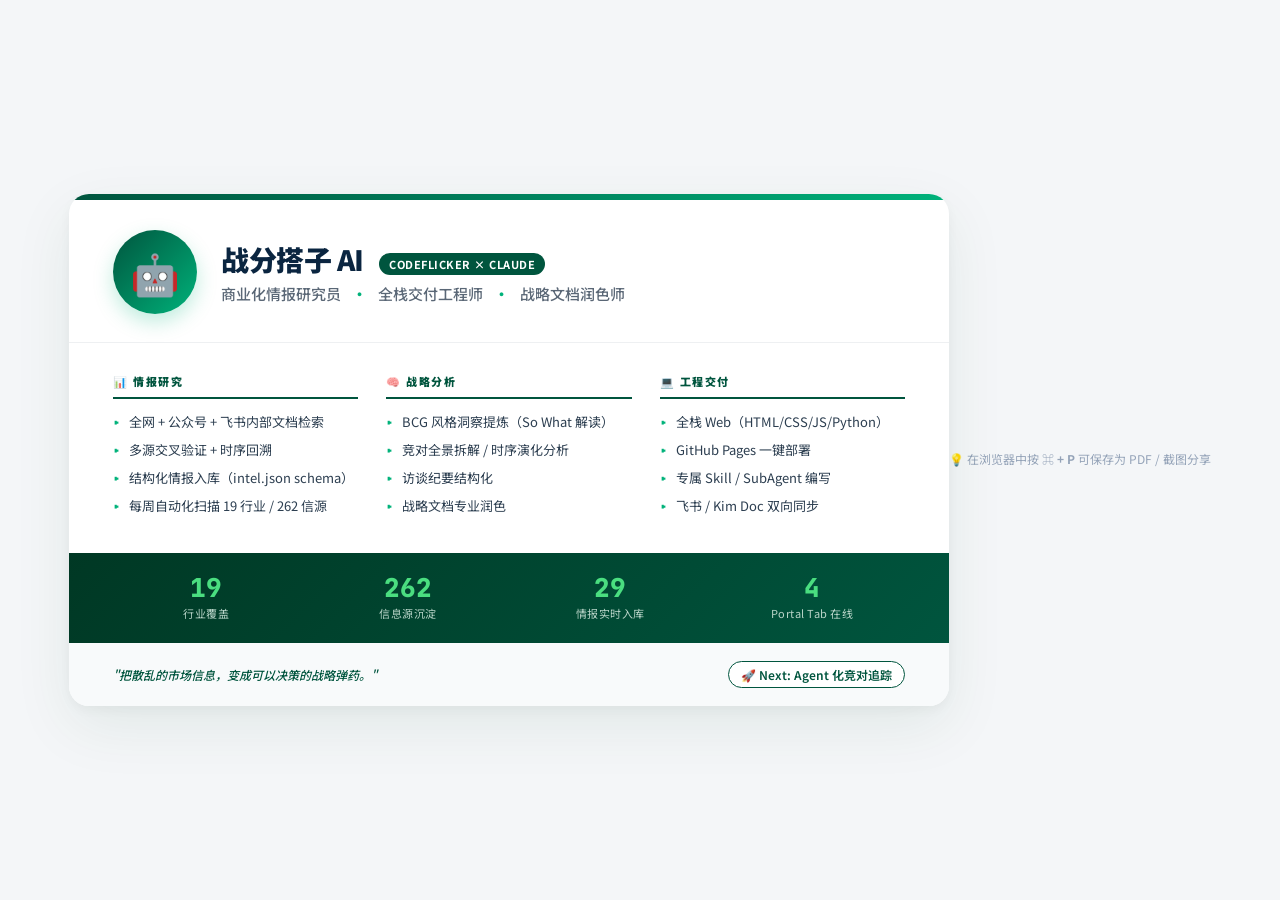
<file: docs/name-card.html>
<!DOCTYPE html>
<html lang="zh-CN">
<head>
<meta charset="UTF-8" />
<title>战分搭子 · Name Card</title>
<style>
  @import url('https://fonts.googleapis.com/css2?family=Noto+Sans+SC:wght@400;500;700;900&family=JetBrains+Mono:wght@500&display=swap');
  * { box-sizing: border-box; margin: 0; padding: 0; }
  body {
    font-family: 'Noto Sans SC', -apple-system, sans-serif;
    background: #f4f6f8;
    min-height: 100vh;
    display: flex;
    align-items: center;
    justify-content: center;
    padding: 40px 20px;
  }
  .card {
    width: 880px;
    max-width: 100%;
    background: #fff;
    border-radius: 20px;
    box-shadow: 0 20px 60px rgba(0,80,40,0.08), 0 4px 12px rgba(0,0,0,0.04);
    overflow: hidden;
    position: relative;
  }
  /* 顶部 BCG 绿色斜切带 */
  .card::before {
    content: '';
    position: absolute; top: 0; left: 0; right: 0;
    height: 6px;
    background: linear-gradient(90deg, #00553e 0%, #00805c 50%, #00b27a 100%);
  }
  .header {
    padding: 36px 44px 28px;
    border-bottom: 1px solid #eef0f2;
    display: flex;
    align-items: center;
    gap: 24px;
  }
  .avatar {
    width: 84px; height: 84px;
    border-radius: 50%;
    background: linear-gradient(135deg, #00553e 0%, #00b27a 100%);
    display: flex; align-items: center; justify-content: center;
    font-size: 40px;
    box-shadow: 0 8px 20px rgba(0,178,122,0.25);
    flex-shrink: 0;
  }
  .header-text { flex: 1; min-width: 0; }
  .name {
    font-size: 28px;
    font-weight: 900;
    color: #0a2540;
    margin-bottom: 4px;
    letter-spacing: -0.5px;
  }
  .name .badge {
    display: inline-block;
    background: #00553e; color: #fff;
    font-size: 11px; font-weight: 700;
    padding: 3px 10px;
    border-radius: 999px;
    margin-left: 10px;
    vertical-align: middle;
    letter-spacing: 0.5px;
  }
  .title {
    font-size: 15px;
    color: #5a6776;
    font-weight: 500;
  }
  .title .sep { color: #00b27a; margin: 0 8px; font-weight: 700; }

  /* 主体三栏 */
  .body {
    padding: 30px 44px;
    display: grid;
    grid-template-columns: 1fr 1fr 1fr;
    gap: 28px;
  }
  .col h3 {
    font-size: 11px;
    color: #00553e;
    font-weight: 900;
    letter-spacing: 1.5px;
    margin-bottom: 12px;
    padding-bottom: 8px;
    border-bottom: 2px solid #00553e;
    text-transform: uppercase;
  }
  .col ul { list-style: none; }
  .col li {
    font-size: 13px;
    color: #2c3e50;
    line-height: 1.7;
    padding-left: 16px;
    position: relative;
    margin-bottom: 6px;
  }
  .col li::before {
    content: '▸';
    color: #00b27a;
    position: absolute; left: 0;
    font-weight: 700;
  }

  /* 数据条 */
  .stats {
    background: linear-gradient(135deg, #003824 0%, #00553e 100%);
    color: #fff;
    padding: 22px 44px;
    display: grid;
    grid-template-columns: repeat(4, 1fr);
    gap: 16px;
    text-align: center;
  }
  .stat-num {
    font-size: 26px;
    font-weight: 900;
    color: #4ade80;
    font-family: 'JetBrains Mono', monospace;
    line-height: 1;
    margin-bottom: 4px;
  }
  .stat-label {
    font-size: 11px;
    color: #b8d4c8;
    letter-spacing: 0.5px;
  }

  /* footer */
  .footer {
    padding: 18px 44px;
    background: #f8fafb;
    display: flex;
    align-items: center;
    justify-content: space-between;
    font-size: 12px;
    color: #5a6776;
  }
  .footer .quote {
    font-style: italic;
    color: #00553e;
    font-weight: 500;
  }
  .footer .pill {
    background: #fff;
    border: 1px solid #00553e;
    color: #00553e;
    padding: 4px 12px;
    border-radius: 999px;
    font-weight: 600;
  }

  /* 下载提示 */
  .hint {
    text-align: center;
    color: #94a3b8;
    font-size: 12px;
    margin-top: 16px;
  }
  @media print {
    body { background: #fff; padding: 0; }
    .hint { display: none; }
    .card { box-shadow: none; border-radius: 0; }
  }
  @media (max-width: 720px) {
    .body { grid-template-columns: 1fr; }
    .stats { grid-template-columns: repeat(2, 1fr); }
    .header { flex-direction: column; text-align: center; }
  }
</style>
</head>
<body>

<div class="card">
  <!-- Header -->
  <div class="header">
    <div class="avatar">🤖</div>
    <div class="header-text">
      <div class="name">战分搭子 AI <span class="badge">CODEFLICKER × CLAUDE</span></div>
      <div class="title">
        商业化情报研究员
        <span class="sep">·</span> 全栈交付工程师
        <span class="sep">·</span> 战略文档润色师
      </div>
    </div>
  </div>

  <!-- 三栏能力 -->
  <div class="body">
    <div class="col">
      <h3>📊 情报研究</h3>
      <ul>
        <li>全网 + 公众号 + 飞书内部文档检索</li>
        <li>多源交叉验证 + 时序回溯</li>
        <li>结构化情报入库（intel.json schema）</li>
        <li>每周自动化扫描 19 行业 / 262 信源</li>
      </ul>
    </div>
    <div class="col">
      <h3>🧠 战略分析</h3>
      <ul>
        <li>BCG 风格洞察提炼（So What 解读）</li>
        <li>竞对全景拆解 / 时序演化分析</li>
        <li>访谈纪要结构化</li>
        <li>战略文档专业润色</li>
      </ul>
    </div>
    <div class="col">
      <h3>💻 工程交付</h3>
      <ul>
        <li>全栈 Web（HTML/CSS/JS/Python）</li>
        <li>GitHub Pages 一键部署</li>
        <li>专属 Skill / SubAgent 编写</li>
        <li>飞书 / Kim Doc 双向同步</li>
      </ul>
    </div>
  </div>

  <!-- 数据条 -->
  <div class="stats">
    <div>
      <div class="stat-num">19</div>
      <div class="stat-label">行业覆盖</div>
    </div>
    <div>
      <div class="stat-num">262</div>
      <div class="stat-label">信息源沉淀</div>
    </div>
    <div>
      <div class="stat-num">29</div>
      <div class="stat-label">情报实时入库</div>
    </div>
    <div>
      <div class="stat-num">4</div>
      <div class="stat-label">Portal Tab 在线</div>
    </div>
  </div>

  <!-- Footer -->
  <div class="footer">
    <span class="quote">"把散乱的市场信息，变成可以决策的战略弹药。"</span>
    <span class="pill">🚀 Next: Agent 化竞对追踪</span>
  </div>
</div>

<div class="hint">💡 在浏览器中按 <b>⌘ + P</b> 可保存为 PDF / 截图分享</div>

</body>
</html>
</file>
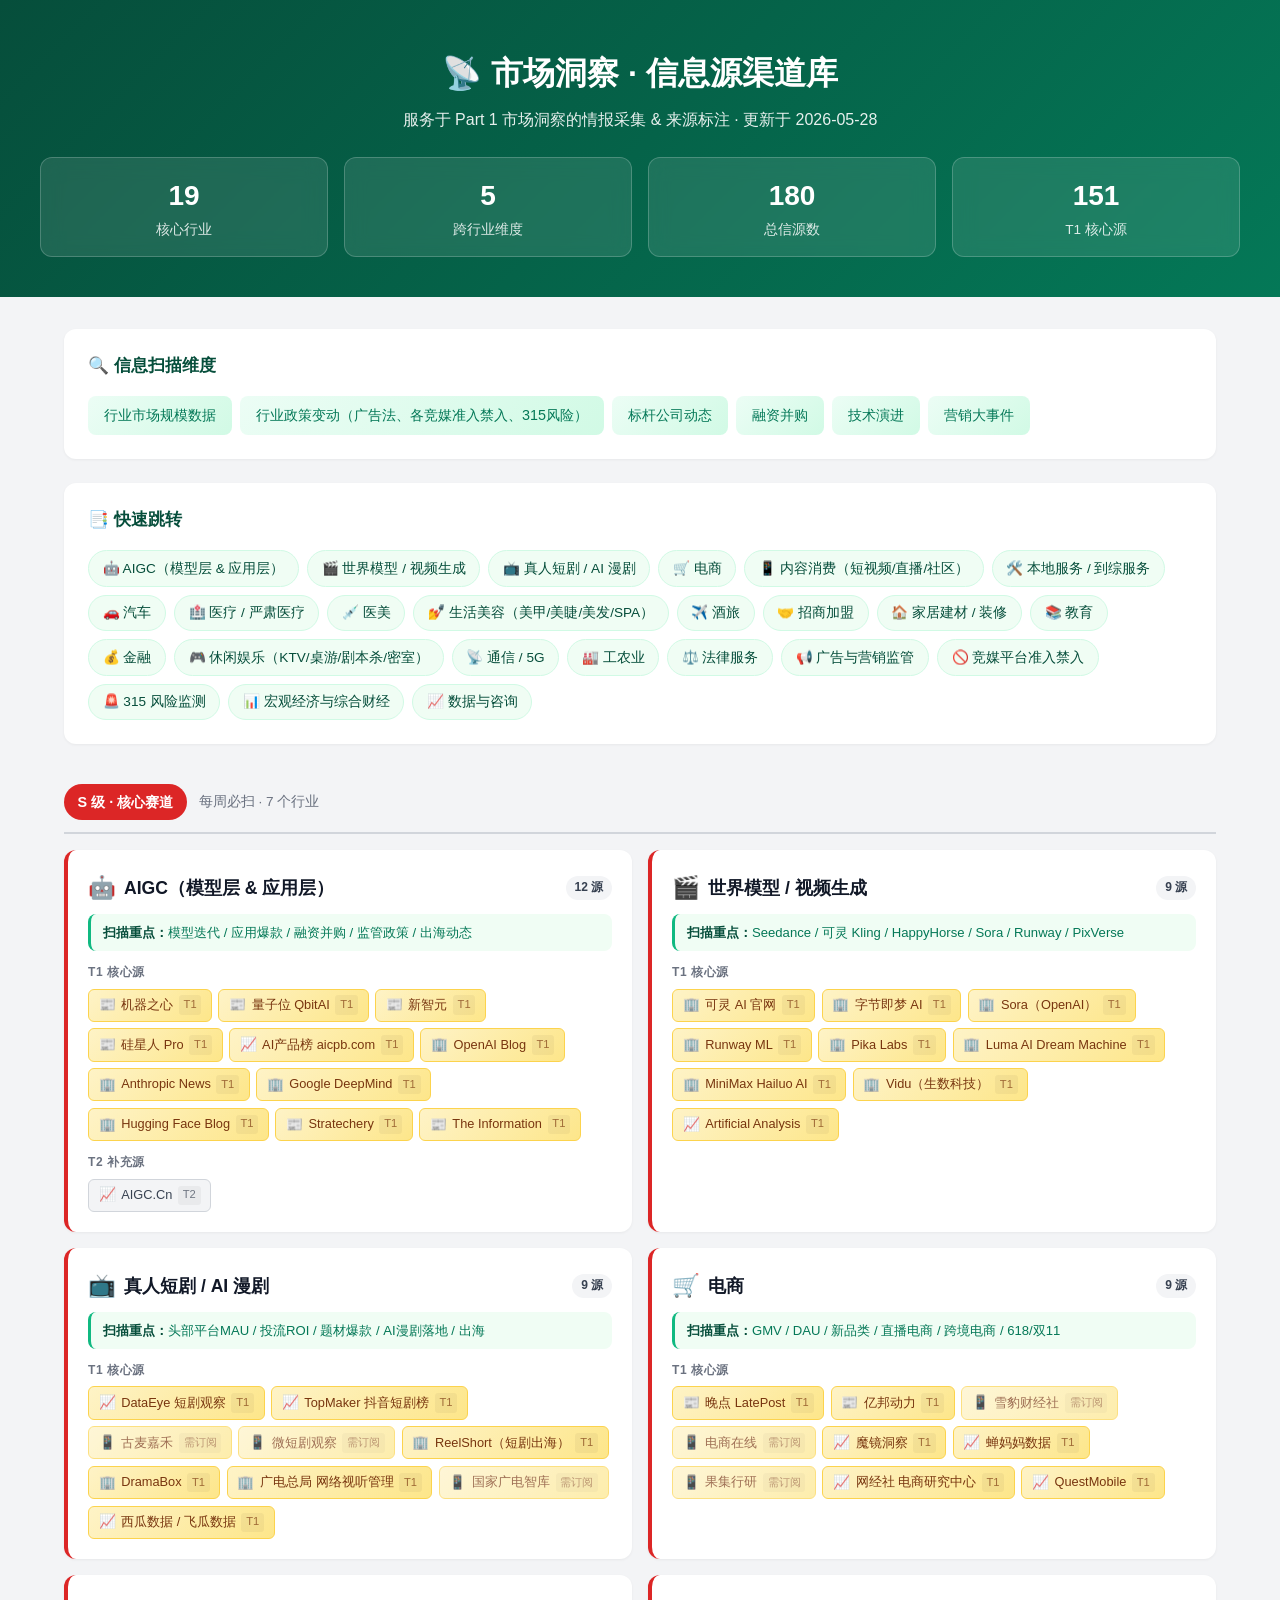
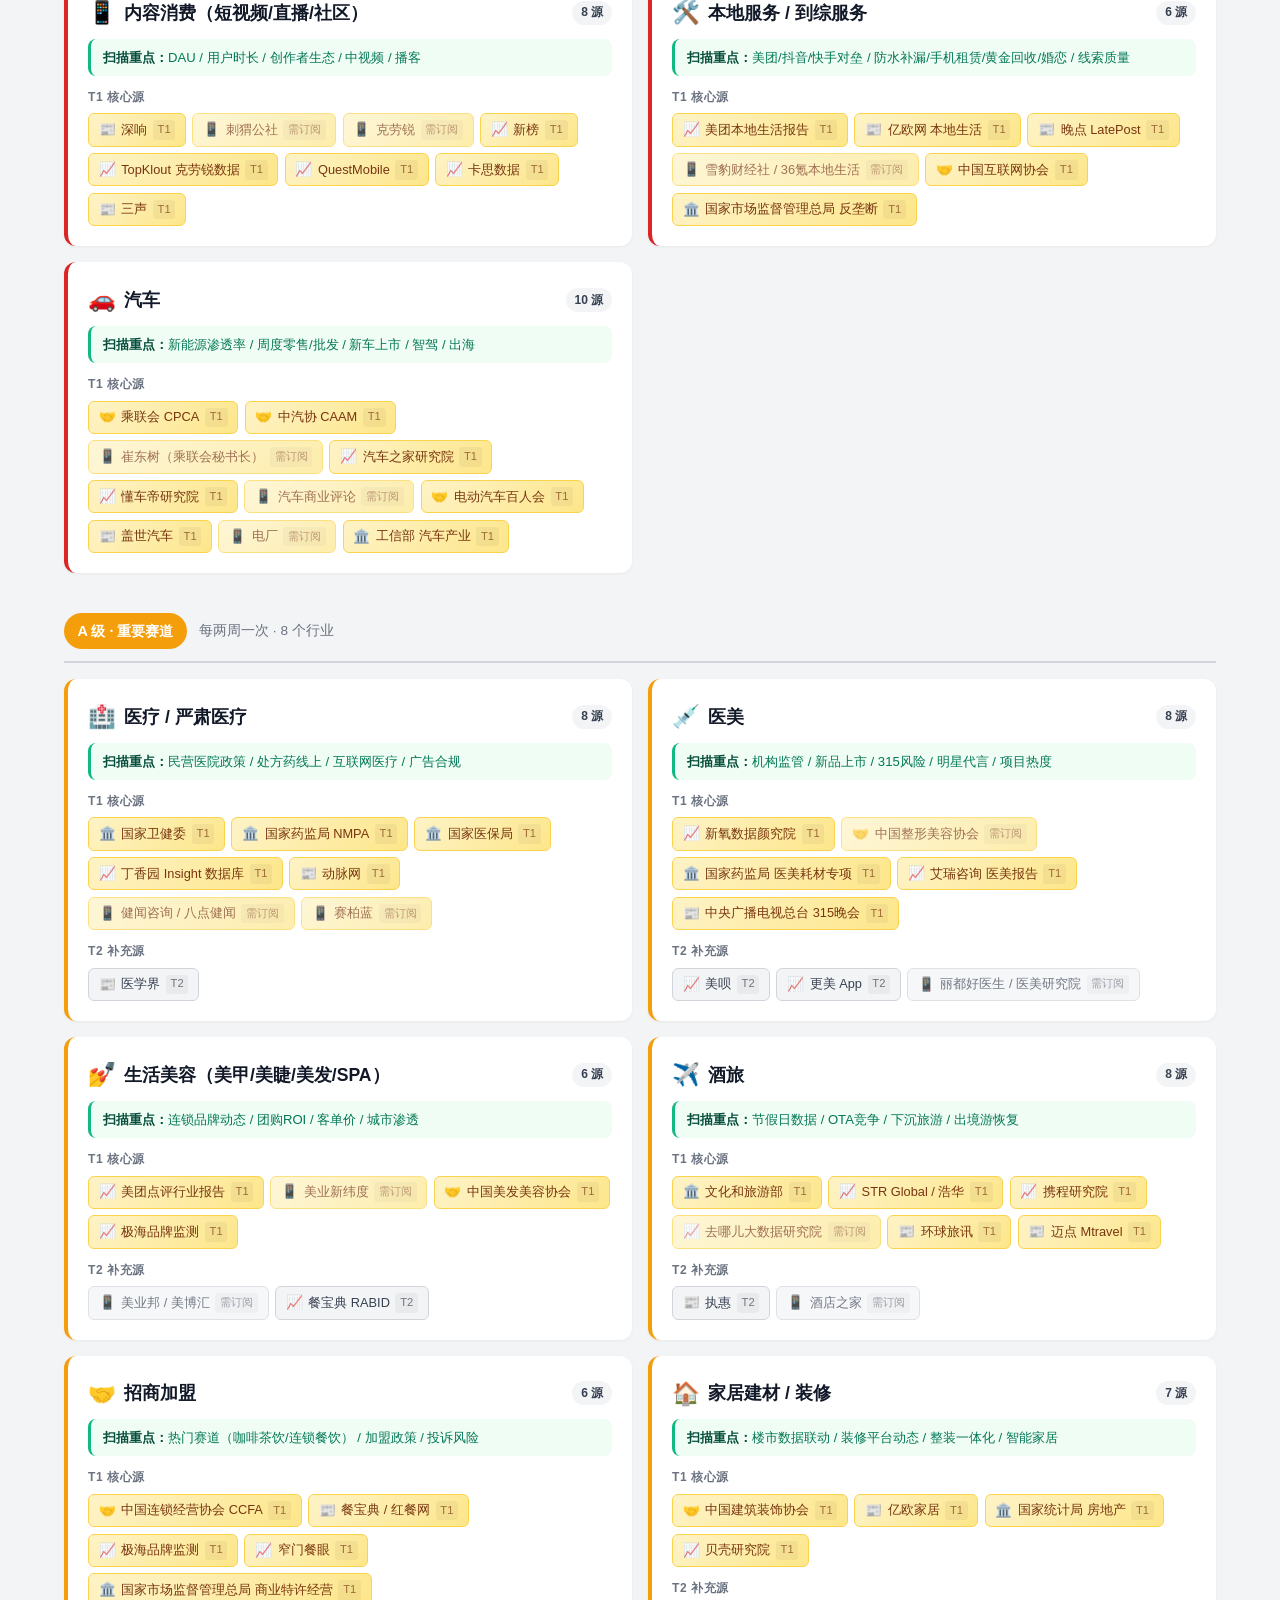
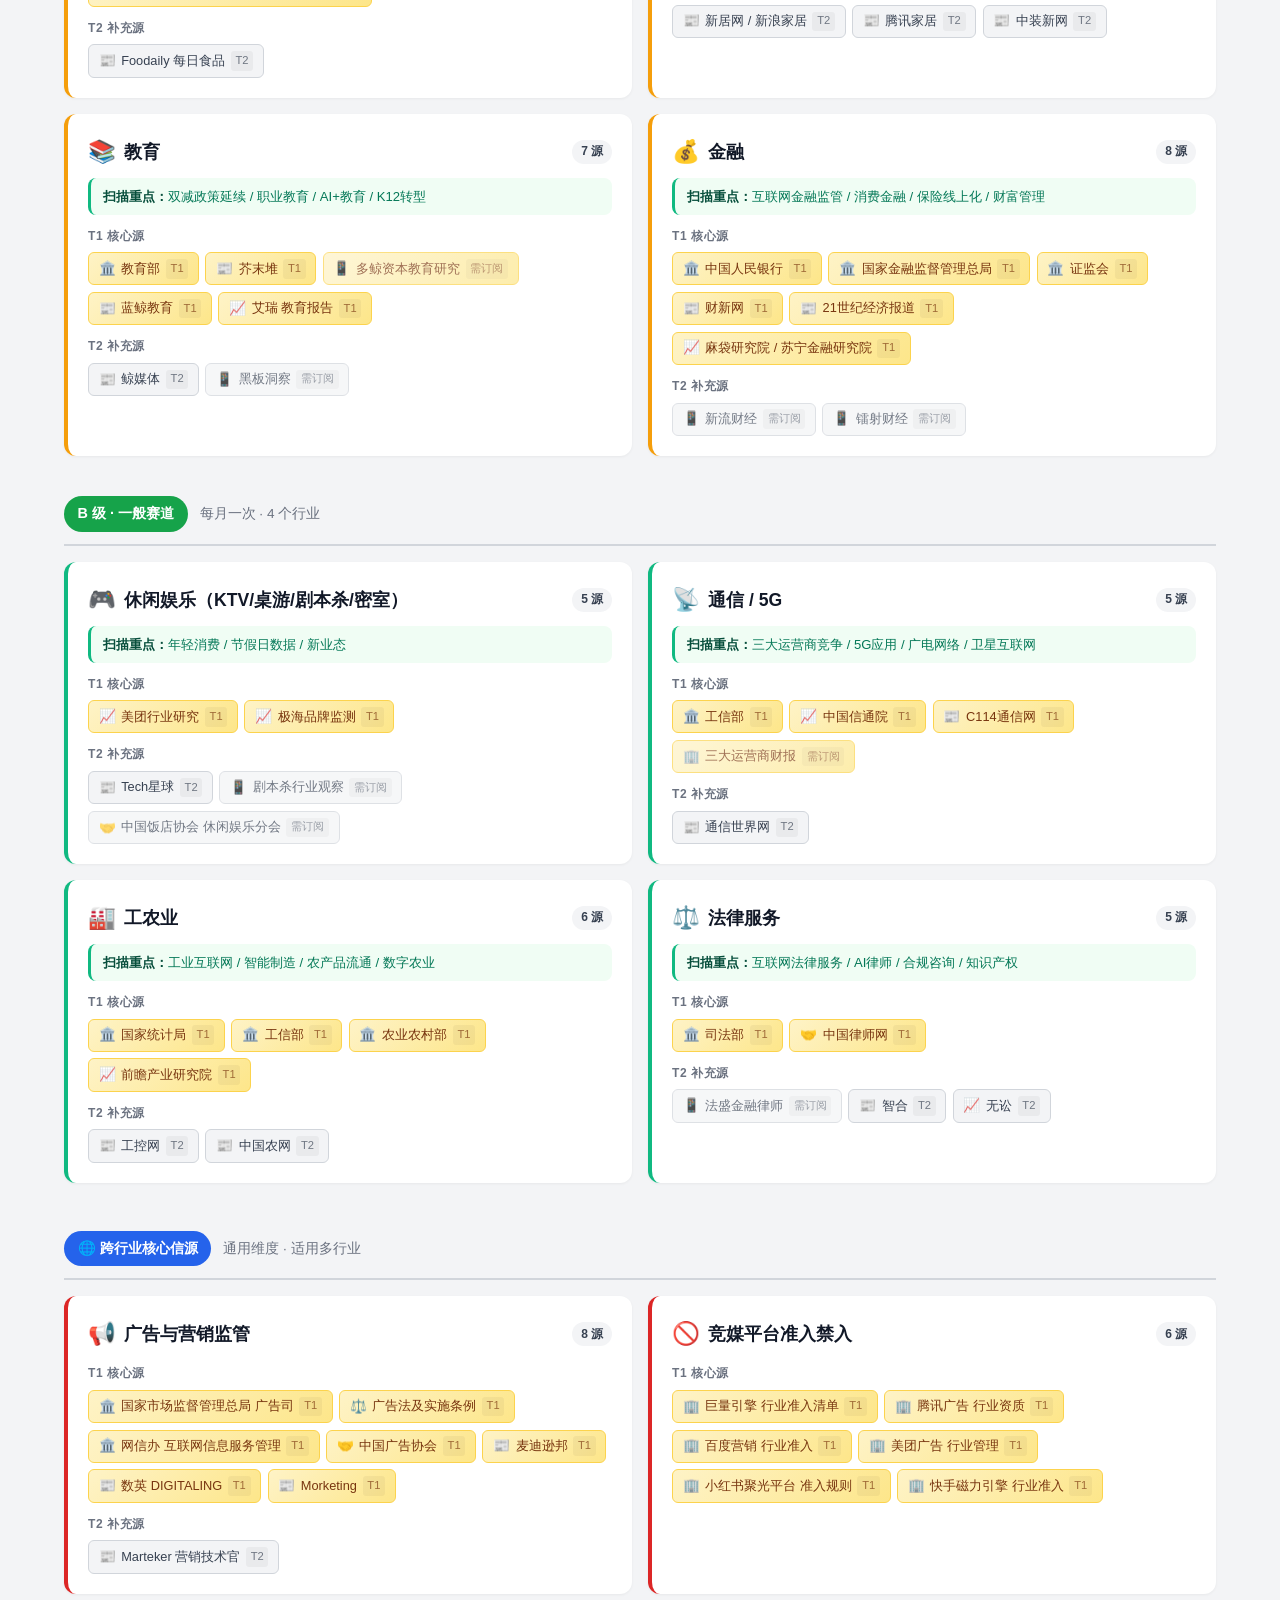
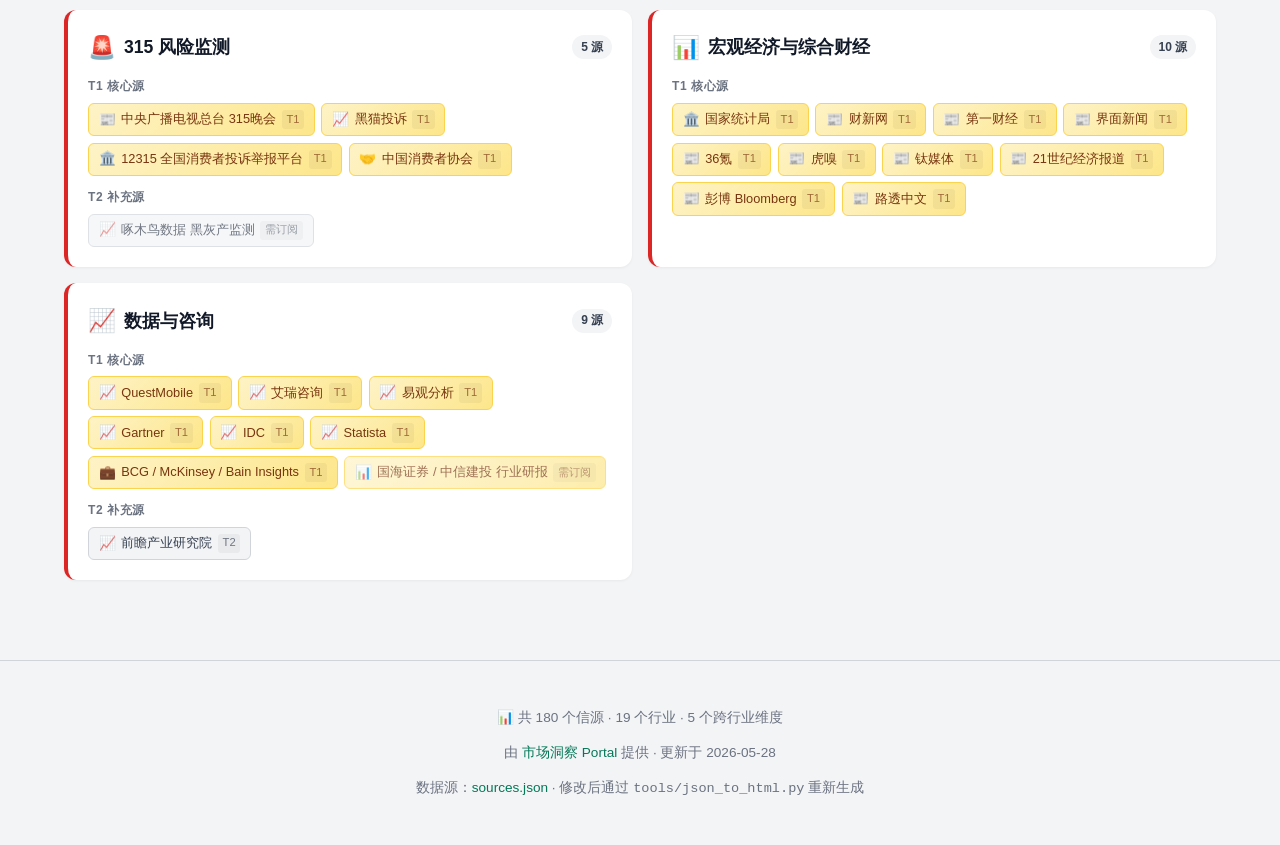
<file: docs/sources.html>
<!DOCTYPE html>
<html lang="zh-CN">
<head>
<meta charset="UTF-8">
<meta name="viewport" content="width=device-width, initial-scale=1.0">
<title>📡 市场洞察 · 信息源渠道库</title>
<style>
:root {
  --green-deep: #064e3b;
  --green-mid: #047857;
  --green-light: #10b981;
  --green-bg: #f0fdf4;
  --gray-900: #111827;
  --gray-700: #374151;
  --gray-500: #6b7280;
  --gray-300: #d1d5db;
  --gray-100: #f3f4f6;
  --red: #dc2626;
  --orange: #f59e0b;
  --blue: #2563eb;
}
* { box-sizing: border-box; }
body {
  margin: 0;
  font-family: -apple-system, BlinkMacSystemFont, "PingFang SC", "Microsoft YaHei", sans-serif;
  background: var(--gray-100);
  color: var(--gray-900);
  line-height: 1.6;
}
.hero {
  background: linear-gradient(135deg, var(--green-deep) 0%, var(--green-mid) 100%);
  color: white;
  padding: 3rem 1.5rem 2.5rem;
  text-align: center;
}
.hero h1 { font-size: 2rem; margin: 0 0 0.5rem; font-weight: 700; }
.hero .subtitle { font-size: 1rem; opacity: 0.9; margin: 0; }
.stats {
  display: grid;
  grid-template-columns: repeat(4, 1fr);
  gap: 1rem;
  max-width: 1200px;
  margin: 1.5rem auto 0;
}
.stat {
  background: rgba(255,255,255,0.1);
  border: 1px solid rgba(255,255,255,0.2);
  border-radius: 12px;
  padding: 1rem;
  backdrop-filter: blur(10px);
}
.stat-num { font-size: 1.75rem; font-weight: 700; }
.stat-label { font-size: 0.85rem; opacity: 0.85; }
.container { max-width: 1200px; margin: 0 auto; padding: 2rem 1.5rem; }
.toc {
  background: white;
  border-radius: 12px;
  padding: 1.5rem;
  box-shadow: 0 1px 3px rgba(0,0,0,0.05);
  margin-bottom: 1.5rem;
}
.toc h3 { margin: 0 0 1rem; font-size: 1.05rem; color: var(--green-deep); }
.toc-tags { display: flex; flex-wrap: wrap; gap: 0.5rem; }
.toc-tag {
  background: var(--green-bg);
  color: var(--green-deep);
  padding: 0.4rem 0.85rem;
  border-radius: 999px;
  font-size: 0.85rem;
  text-decoration: none;
  border: 1px solid #d1fae5;
  transition: all 0.15s;
}
.toc-tag:hover { background: var(--green-mid); color: white; }
.dim-section {
  background: white;
  border-radius: 12px;
  padding: 1.5rem;
  margin-bottom: 1.5rem;
  box-shadow: 0 1px 3px rgba(0,0,0,0.05);
}
.dim-section h3 { margin: 0 0 1rem; color: var(--green-deep); font-size: 1.05rem; }
.dim-tags { display: flex; flex-wrap: wrap; gap: 0.5rem; }
.dim-tag {
  background: linear-gradient(135deg, #ecfdf5 0%, #d1fae5 100%);
  color: var(--green-mid);
  padding: 0.5rem 1rem;
  border-radius: 8px;
  font-size: 0.9rem;
  font-weight: 500;
}
.pri-section { margin-top: 2.5rem; }
.pri-header {
  display: flex;
  align-items: center;
  gap: 0.75rem;
  margin-bottom: 1rem;
  padding-bottom: 0.75rem;
  border-bottom: 2px solid var(--gray-300);
}
.pri-badge {
  display: inline-flex;
  align-items: center;
  gap: 0.5rem;
  padding: 0.4rem 0.85rem;
  border-radius: 999px;
  color: white;
  font-weight: 600;
  font-size: 0.9rem;
}
.pri-meta { color: var(--gray-500); font-size: 0.85rem; }
.industries {
  display: grid;
  grid-template-columns: repeat(auto-fit, minmax(380px, 1fr));
  gap: 1rem;
  margin-bottom: 2rem;
}
.industry-card {
  background: white;
  border-radius: 12px;
  padding: 1.25rem;
  box-shadow: 0 1px 3px rgba(0,0,0,0.05);
  border-left: 4px solid var(--green-light);
  transition: all 0.2s;
}
.industry-card:hover { box-shadow: 0 4px 12px rgba(0,0,0,0.08); transform: translateY(-1px); }
.industry-card.pri-S { border-left-color: var(--red); }
.industry-card.pri-A { border-left-color: var(--orange); }
.industry-card.pri-B { border-left-color: var(--green-light); }
.ind-header {
  display: flex;
  align-items: center;
  gap: 0.5rem;
  margin-bottom: 0.5rem;
}
.ind-icon { font-size: 1.4rem; }
.ind-name { font-size: 1.1rem; font-weight: 600; margin: 0; flex: 1; }
.ind-count {
  background: var(--gray-100);
  color: var(--gray-700);
  padding: 0.15rem 0.55rem;
  border-radius: 999px;
  font-size: 0.75rem;
  font-weight: 600;
}
.ind-focus {
  background: var(--green-bg);
  color: var(--green-mid);
  padding: 0.5rem 0.75rem;
  border-radius: 8px;
  font-size: 0.82rem;
  margin-bottom: 0.75rem;
  border-left: 3px solid var(--green-light);
}
.ind-focus strong { color: var(--green-deep); }
.tier-group { margin-top: 0.75rem; }
.tier-label {
  font-size: 0.75rem;
  color: var(--gray-500);
  margin-bottom: 0.4rem;
  font-weight: 600;
  letter-spacing: 0.05em;
  text-transform: uppercase;
}
.pills { display: flex; flex-wrap: wrap; gap: 0.4rem; }
.src-pill {
  display: inline-flex;
  align-items: center;
  gap: 0.35rem;
  padding: 0.3rem 0.6rem;
  border-radius: 6px;
  text-decoration: none;
  font-size: 0.8rem;
  border: 1px solid transparent;
  transition: all 0.15s;
}
.src-pill.tier-t1 {
  background: linear-gradient(135deg, #fef3c7 0%, #fde68a 100%);
  color: #78350f;
  border-color: #fcd34d;
}
.src-pill.tier-t1:hover { background: linear-gradient(135deg, #fde68a 0%, #fcd34d 100%); }
.src-pill.tier-t2 {
  background: var(--gray-100);
  color: var(--gray-700);
  border-color: var(--gray-300);
}
.src-pill.tier-t2:hover { background: var(--gray-300); }
.src-pill.no-url { opacity: 0.7; cursor: default; }
.pill-ic { font-size: 0.85rem; }
.pill-nm { font-weight: 500; }
.pill-tier { font-size: 0.7rem; opacity: 0.7; padding: 0.05rem 0.3rem; background: rgba(0,0,0,0.06); border-radius: 3px; }
.cross-section { margin-top: 3rem; }
.cross-cards {
  display: grid;
  grid-template-columns: repeat(auto-fit, minmax(420px, 1fr));
  gap: 1rem;
}
.footer {
  margin-top: 3rem;
  padding: 2rem 1.5rem;
  text-align: center;
  color: var(--gray-500);
  font-size: 0.85rem;
  border-top: 1px solid var(--gray-300);
}
.footer a { color: var(--green-mid); text-decoration: none; }
.footer a:hover { text-decoration: underline; }
@media (max-width: 768px) {
  .stats { grid-template-columns: repeat(2, 1fr); }
  .industries, .cross-cards { grid-template-columns: 1fr; }
  .hero h1 { font-size: 1.5rem; }
}
</style>
</head>
<body>

<header class="hero">
  <h1>📡 市场洞察 · 信息源渠道库</h1>
  <p class="subtitle">服务于 Part 1 市场洞察的情报采集 & 来源标注 · 更新于 2026-05-28</p>
  <div class="stats">
    <div class="stat"><div class="stat-num">19</div><div class="stat-label">核心行业</div></div>
    <div class="stat"><div class="stat-num">5</div><div class="stat-label">跨行业维度</div></div>
    <div class="stat"><div class="stat-num">180</div><div class="stat-label">总信源数</div></div>
    <div class="stat"><div class="stat-num">151</div><div class="stat-label">T1 核心源</div></div>
  </div>
</header>
<main class="container">

<section class="dim-section"><h3>🔍 信息扫描维度</h3><div class="dim-tags">
<span class="dim-tag">行业市场规模数据</span>
<span class="dim-tag">行业政策变动（广告法、各竞媒准入禁入、315风险）</span>
<span class="dim-tag">标杆公司动态</span>
<span class="dim-tag">融资并购</span>
<span class="dim-tag">技术演进</span>
<span class="dim-tag">营销大事件</span>
</div></section>
<nav class="toc"><h3>📑 快速跳转</h3><div class="toc-tags">
<a class="toc-tag" href="#ind-ind-aigc">🤖 AIGC（模型层 &amp; 应用层）</a>
<a class="toc-tag" href="#ind-ind-world-model">🎬 世界模型 / 视频生成</a>
<a class="toc-tag" href="#ind-ind-shortdrama">📺 真人短剧 / AI 漫剧</a>
<a class="toc-tag" href="#ind-ind-ecommerce">🛒 电商</a>
<a class="toc-tag" href="#ind-ind-content">📱 内容消费（短视频/直播/社区）</a>
<a class="toc-tag" href="#ind-ind-lifeservice">🛠️ 本地服务 / 到综服务</a>
<a class="toc-tag" href="#ind-ind-auto">🚗 汽车</a>
<a class="toc-tag" href="#ind-ind-medical">🏥 医疗 / 严肃医疗</a>
<a class="toc-tag" href="#ind-ind-medical-beauty">💉 医美</a>
<a class="toc-tag" href="#ind-ind-life-beauty">💅 生活美容（美甲/美睫/美发/SPA）</a>
<a class="toc-tag" href="#ind-ind-travel">✈️ 酒旅</a>
<a class="toc-tag" href="#ind-ind-franchise">🤝 招商加盟</a>
<a class="toc-tag" href="#ind-ind-home">🏠 家居建材 / 装修</a>
<a class="toc-tag" href="#ind-ind-education">📚 教育</a>
<a class="toc-tag" href="#ind-ind-finance">💰 金融</a>
<a class="toc-tag" href="#ind-ind-leisure">🎮 休闲娱乐（KTV/桌游/剧本杀/密室）</a>
<a class="toc-tag" href="#ind-ind-telecom">📡 通信 / 5G</a>
<a class="toc-tag" href="#ind-ind-industry">🏭 工农业</a>
<a class="toc-tag" href="#ind-ind-legal">⚖️ 法律服务</a>
<a class="toc-tag" href="#cross-广告与营销监管">📢 广告与营销监管</a>
<a class="toc-tag" href="#cross-竞媒平台准入禁入">🚫 竞媒平台准入禁入</a>
<a class="toc-tag" href="#cross-315 风险监测">🚨 315 风险监测</a>
<a class="toc-tag" href="#cross-宏观经济与综合财经">📊 宏观经济与综合财经</a>
<a class="toc-tag" href="#cross-数据与咨询">📈 数据与咨询</a>
</div></nav>
<section class="pri-section">
<div class="pri-header"><span class="pri-badge" style="background:#dc2626">S 级 · 核心赛道</span><span class="pri-meta">每周必扫 · 7 个行业</span></div>
<div class="industries">
<div class="industry-card pri-S" id="ind-ind-aigc">
<div class="ind-header"><span class="ind-icon">🤖</span><h3 class="ind-name">AIGC（模型层 &amp; 应用层）</h3><span class="ind-count">12 源</span></div>
<div class="ind-focus"><strong>扫描重点：</strong>模型迭代 / 应用爆款 / 融资并购 / 监管政策 / 出海动态</div>
<div class="tier-group"><div class="tier-label">T1 核心源</div><div class="pills">
<a href="https://www.jiqizhixin.com" target="_blank" rel="noopener" class="src-pill tier-t1" title="媒体 · T1 · 技术 · 模型"><span class="pill-ic">📰</span><span class="pill-nm">机器之心</span><span class="pill-tier">T1</span></a>
<a href="https://www.qbitai.com" target="_blank" rel="noopener" class="src-pill tier-t1" title="媒体 · T1 · 技术 · 应用"><span class="pill-ic">📰</span><span class="pill-nm">量子位 QbitAI</span><span class="pill-tier">T1</span></a>
<a href="https://www.aiera.com.cn" target="_blank" rel="noopener" class="src-pill tier-t1" title="媒体 · T1 · 技术"><span class="pill-ic">📰</span><span class="pill-nm">新智元</span><span class="pill-tier">T1</span></a>
<a href="https://www.pingwest.com" target="_blank" rel="noopener" class="src-pill tier-t1" title="媒体 · T1 · 商业 · 应用"><span class="pill-ic">📰</span><span class="pill-nm">硅星人 Pro</span><span class="pill-tier">T1</span></a>
<a href="https://aicpb.com" target="_blank" rel="noopener" class="src-pill tier-t1" title="数据 · T1 · 榜单 · 数据"><span class="pill-ic">📈</span><span class="pill-nm">AI产品榜 aicpb.com</span><span class="pill-tier">T1</span></a>
<a href="https://openai.com/blog" target="_blank" rel="noopener" class="src-pill tier-t1" title="官方 · T1 · 海外 · 模型"><span class="pill-ic">🏢</span><span class="pill-nm">OpenAI Blog</span><span class="pill-tier">T1</span></a>
<a href="https://www.anthropic.com/news" target="_blank" rel="noopener" class="src-pill tier-t1" title="官方 · T1 · 海外 · 模型"><span class="pill-ic">🏢</span><span class="pill-nm">Anthropic News</span><span class="pill-tier">T1</span></a>
<a href="https://deepmind.google" target="_blank" rel="noopener" class="src-pill tier-t1" title="官方 · T1 · 海外 · 模型"><span class="pill-ic">🏢</span><span class="pill-nm">Google DeepMind</span><span class="pill-tier">T1</span></a>
<a href="https://huggingface.co/blog" target="_blank" rel="noopener" class="src-pill tier-t1" title="官方 · T1 · 开源 · 模型"><span class="pill-ic">🏢</span><span class="pill-nm">Hugging Face Blog</span><span class="pill-tier">T1</span></a>
<a href="https://stratechery.com" target="_blank" rel="noopener" class="src-pill tier-t1" title="媒体 · T1 · 海外 · 深度"><span class="pill-ic">📰</span><span class="pill-nm">Stratechery</span><span class="pill-tier">T1</span></a>
<a href="https://www.theinformation.com" target="_blank" rel="noopener" class="src-pill tier-t1" title="媒体 · T1 · 海外 · 付费"><span class="pill-ic">📰</span><span class="pill-nm">The Information</span><span class="pill-tier">T1</span></a>
</div></div>
<div class="tier-group"><div class="tier-label">T2 补充源</div><div class="pills">
<a href="https://aigc.cn" target="_blank" rel="noopener" class="src-pill tier-t2" title="数据 · T2 · 榜单"><span class="pill-ic">📈</span><span class="pill-nm">AIGC.Cn</span><span class="pill-tier">T2</span></a>
</div></div>
</div>
<div class="industry-card pri-S" id="ind-ind-world-model">
<div class="ind-header"><span class="ind-icon">🎬</span><h3 class="ind-name">世界模型 / 视频生成</h3><span class="ind-count">9 源</span></div>
<div class="ind-focus"><strong>扫描重点：</strong>Seedance / 可灵 Kling / HappyHorse / Sora / Runway / PixVerse</div>
<div class="tier-group"><div class="tier-label">T1 核心源</div><div class="pills">
<a href="https://kling.kuaishou.com" target="_blank" rel="noopener" class="src-pill tier-t1" title="官方 · T1 · 国内 · 视频生成"><span class="pill-ic">🏢</span><span class="pill-nm">可灵 AI 官网</span><span class="pill-tier">T1</span></a>
<a href="https://jimeng.jianying.com" target="_blank" rel="noopener" class="src-pill tier-t1" title="官方 · T1 · 国内 · 视频生成"><span class="pill-ic">🏢</span><span class="pill-nm">字节即梦 AI</span><span class="pill-tier">T1</span></a>
<a href="https://openai.com/sora" target="_blank" rel="noopener" class="src-pill tier-t1" title="官方 · T1 · 海外"><span class="pill-ic">🏢</span><span class="pill-nm">Sora（OpenAI）</span><span class="pill-tier">T1</span></a>
<a href="https://runwayml.com" target="_blank" rel="noopener" class="src-pill tier-t1" title="官方 · T1 · 海外"><span class="pill-ic">🏢</span><span class="pill-nm">Runway ML</span><span class="pill-tier">T1</span></a>
<a href="https://pika.art" target="_blank" rel="noopener" class="src-pill tier-t1" title="官方 · T1 · 海外"><span class="pill-ic">🏢</span><span class="pill-nm">Pika Labs</span><span class="pill-tier">T1</span></a>
<a href="https://lumalabs.ai/dream-machine" target="_blank" rel="noopener" class="src-pill tier-t1" title="官方 · T1 · 海外"><span class="pill-ic">🏢</span><span class="pill-nm">Luma AI Dream Machine</span><span class="pill-tier">T1</span></a>
<a href="https://hailuoai.com" target="_blank" rel="noopener" class="src-pill tier-t1" title="官方 · T1 · 国内"><span class="pill-ic">🏢</span><span class="pill-nm">MiniMax Hailuo AI</span><span class="pill-tier">T1</span></a>
<a href="https://www.vidu.studio" target="_blank" rel="noopener" class="src-pill tier-t1" title="官方 · T1 · 国内"><span class="pill-ic">🏢</span><span class="pill-nm">Vidu（生数科技）</span><span class="pill-tier">T1</span></a>
<a href="https://artificialanalysis.ai" target="_blank" rel="noopener" class="src-pill tier-t1" title="数据 · T1 · 对比 · 评测"><span class="pill-ic">📈</span><span class="pill-nm">Artificial Analysis</span><span class="pill-tier">T1</span></a>
</div></div>
</div>
<div class="industry-card pri-S" id="ind-ind-shortdrama">
<div class="ind-header"><span class="ind-icon">📺</span><h3 class="ind-name">真人短剧 / AI 漫剧</h3><span class="ind-count">9 源</span></div>
<div class="ind-focus"><strong>扫描重点：</strong>头部平台MAU / 投流ROI / 题材爆款 / AI漫剧落地 / 出海</div>
<div class="tier-group"><div class="tier-label">T1 核心源</div><div class="pills">
<a href="https://www.dataeye.com" target="_blank" rel="noopener" class="src-pill tier-t1" title="数据 · T1 · 短剧 · 投放数据"><span class="pill-ic">📈</span><span class="pill-nm">DataEye 短剧观察</span><span class="pill-tier">T1</span></a>
<a href="https://www.topmaker.cn" target="_blank" rel="noopener" class="src-pill tier-t1" title="数据 · T1 · 榜单"><span class="pill-ic">📈</span><span class="pill-nm">TopMaker 抖音短剧榜</span><span class="pill-tier">T1</span></a>
<span class="src-pill no-url tier-t1" title="需关注公众号 · 公众号 · T1"><span class="pill-ic">📱</span><span class="pill-nm">古麦嘉禾</span><span class="pill-tier">需订阅</span></span>
<span class="src-pill no-url tier-t1" title="需关注公众号 · 公众号 · T1"><span class="pill-ic">📱</span><span class="pill-nm">微短剧观察</span><span class="pill-tier">需订阅</span></span>
<a href="https://reelshort.com" target="_blank" rel="noopener" class="src-pill tier-t1" title="官方 · T1 · 出海"><span class="pill-ic">🏢</span><span class="pill-nm">ReelShort（短剧出海）</span><span class="pill-tier">T1</span></a>
<a href="https://www.dramabox.com" target="_blank" rel="noopener" class="src-pill tier-t1" title="官方 · T1 · 出海"><span class="pill-ic">🏢</span><span class="pill-nm">DramaBox</span><span class="pill-tier">T1</span></a>
<a href="https://www.nrta.gov.cn" target="_blank" rel="noopener" class="src-pill tier-t1" title="官方 · T1 · 政策"><span class="pill-ic">🏢</span><span class="pill-nm">广电总局 网络视听管理</span><span class="pill-tier">T1</span></a>
<span class="src-pill no-url tier-t1" title="需关注公众号 · 公众号 · T1"><span class="pill-ic">📱</span><span class="pill-nm">国家广电智库</span><span class="pill-tier">需订阅</span></span>
<a href="https://www.feigua.cn" target="_blank" rel="noopener" class="src-pill tier-t1" title="数据 · T1 · 短视频"><span class="pill-ic">📈</span><span class="pill-nm">西瓜数据 / 飞瓜数据</span><span class="pill-tier">T1</span></a>
</div></div>
</div>
<div class="industry-card pri-S" id="ind-ind-ecommerce">
<div class="ind-header"><span class="ind-icon">🛒</span><h3 class="ind-name">电商</h3><span class="ind-count">9 源</span></div>
<div class="ind-focus"><strong>扫描重点：</strong>GMV / DAU / 新品类 / 直播电商 / 跨境电商 / 618/双11</div>
<div class="tier-group"><div class="tier-label">T1 核心源</div><div class="pills">
<a href="https://www.latepost.com" target="_blank" rel="noopener" class="src-pill tier-t1" title="媒体 · T1 · 深度"><span class="pill-ic">📰</span><span class="pill-nm">晚点 LatePost</span><span class="pill-tier">T1</span></a>
<a href="https://www.ebrun.com" target="_blank" rel="noopener" class="src-pill tier-t1" title="媒体 · T1 · 电商"><span class="pill-ic">📰</span><span class="pill-nm">亿邦动力</span><span class="pill-tier">T1</span></a>
<span class="src-pill no-url tier-t1" title="需关注公众号 · 公众号 · T1"><span class="pill-ic">📱</span><span class="pill-nm">雪豹财经社</span><span class="pill-tier">需订阅</span></span>
<span class="src-pill no-url tier-t1" title="需关注公众号 · 公众号 · T1"><span class="pill-ic">📱</span><span class="pill-nm">电商在线</span><span class="pill-tier">需订阅</span></span>
<a href="https://www.mktindex.com" target="_blank" rel="noopener" class="src-pill tier-t1" title="数据 · T1 · 数据 · 天猫"><span class="pill-ic">📈</span><span class="pill-nm">魔镜洞察</span><span class="pill-tier">T1</span></a>
<a href="https://www.chanmama.com" target="_blank" rel="noopener" class="src-pill tier-t1" title="数据 · T1 · 抖音电商"><span class="pill-ic">📈</span><span class="pill-nm">蝉妈妈数据</span><span class="pill-tier">T1</span></a>
<span class="src-pill no-url tier-t1" title="需关注公众号 · 公众号 · T1"><span class="pill-ic">📱</span><span class="pill-nm">果集行研</span><span class="pill-tier">需订阅</span></span>
<a href="https://www.100ec.cn" target="_blank" rel="noopener" class="src-pill tier-t1" title="数据 · T1 · 报告"><span class="pill-ic">📈</span><span class="pill-nm">网经社 电商研究中心</span><span class="pill-tier">T1</span></a>
<a href="https://www.questmobile.com.cn" target="_blank" rel="noopener" class="src-pill tier-t1" title="数据 · T1 · MAU"><span class="pill-ic">📈</span><span class="pill-nm">QuestMobile</span><span class="pill-tier">T1</span></a>
</div></div>
</div>
<div class="industry-card pri-S" id="ind-ind-content">
<div class="ind-header"><span class="ind-icon">📱</span><h3 class="ind-name">内容消费（短视频/直播/社区）</h3><span class="ind-count">8 源</span></div>
<div class="ind-focus"><strong>扫描重点：</strong>DAU / 用户时长 / 创作者生态 / 中视频 / 播客</div>
<div class="tier-group"><div class="tier-label">T1 核心源</div><div class="pills">
<a href="https://www.deepecho.com" target="_blank" rel="noopener" class="src-pill tier-t1" title="媒体 · T1 · 商业"><span class="pill-ic">📰</span><span class="pill-nm">深响</span><span class="pill-tier">T1</span></a>
<span class="src-pill no-url tier-t1" title="需关注公众号 · 公众号 · T1"><span class="pill-ic">📱</span><span class="pill-nm">刺猬公社</span><span class="pill-tier">需订阅</span></span>
<span class="src-pill no-url tier-t1" title="需关注公众号 · 公众号 · T1"><span class="pill-ic">📱</span><span class="pill-nm">克劳锐</span><span class="pill-tier">需订阅</span></span>
<a href="https://www.newrank.cn" target="_blank" rel="noopener" class="src-pill tier-t1" title="数据 · T1 · 公众号 · 短视频"><span class="pill-ic">📈</span><span class="pill-nm">新榜</span><span class="pill-tier">T1</span></a>
<a href="https://www.topklout.com" target="_blank" rel="noopener" class="src-pill tier-t1" title="数据 · T1 · KOL"><span class="pill-ic">📈</span><span class="pill-nm">TopKlout 克劳锐数据</span><span class="pill-tier">T1</span></a>
<a href="https://www.questmobile.com.cn" target="_blank" rel="noopener" class="src-pill tier-t1" title="数据 · T1 · MAU"><span class="pill-ic">📈</span><span class="pill-nm">QuestMobile</span><span class="pill-tier">T1</span></a>
<a href="https://www.caasdata.com" target="_blank" rel="noopener" class="src-pill tier-t1" title="数据 · T1 · 短视频"><span class="pill-ic">📈</span><span class="pill-nm">卡思数据</span><span class="pill-tier">T1</span></a>
<a href="https://www.sanshengss.com" target="_blank" rel="noopener" class="src-pill tier-t1" title="媒体 · T1 · 文娱"><span class="pill-ic">📰</span><span class="pill-nm">三声</span><span class="pill-tier">T1</span></a>
</div></div>
</div>
<div class="industry-card pri-S" id="ind-ind-lifeservice">
<div class="ind-header"><span class="ind-icon">🛠️</span><h3 class="ind-name">本地服务 / 到综服务</h3><span class="ind-count">6 源</span></div>
<div class="ind-focus"><strong>扫描重点：</strong>美团/抖音/快手对垒 / 防水补漏/手机租赁/黄金回收/婚恋 / 线索质量</div>
<div class="tier-group"><div class="tier-label">T1 核心源</div><div class="pills">
<a href="https://about.meituan.com/research" target="_blank" rel="noopener" class="src-pill tier-t1" title="数据 · T1 · 本地生活"><span class="pill-ic">📈</span><span class="pill-nm">美团本地生活报告</span><span class="pill-tier">T1</span></a>
<a href="https://www.iyiou.com" target="_blank" rel="noopener" class="src-pill tier-t1" title="媒体 · T1 · 本地"><span class="pill-ic">📰</span><span class="pill-nm">亿欧网 本地生活</span><span class="pill-tier">T1</span></a>
<a href="https://www.latepost.com" target="_blank" rel="noopener" class="src-pill tier-t1" title="媒体 · T1 · 深度"><span class="pill-ic">📰</span><span class="pill-nm">晚点 LatePost</span><span class="pill-tier">T1</span></a>
<span class="src-pill no-url tier-t1" title="需关注公众号 · 公众号 · T1"><span class="pill-ic">📱</span><span class="pill-nm">雪豹财经社 / 36氪本地生活</span><span class="pill-tier">需订阅</span></span>
<a href="https://www.isc.org.cn" target="_blank" rel="noopener" class="src-pill tier-t1" title="协会 · T1 · 政策"><span class="pill-ic">🤝</span><span class="pill-nm">中国互联网协会</span><span class="pill-tier">T1</span></a>
<a href="https://www.samr.gov.cn" target="_blank" rel="noopener" class="src-pill tier-t1" title="政府 · T1 · 政策"><span class="pill-ic">🏛️</span><span class="pill-nm">国家市场监督管理总局 反垄断</span><span class="pill-tier">T1</span></a>
</div></div>
</div>
<div class="industry-card pri-S" id="ind-ind-auto">
<div class="ind-header"><span class="ind-icon">🚗</span><h3 class="ind-name">汽车</h3><span class="ind-count">10 源</span></div>
<div class="ind-focus"><strong>扫描重点：</strong>新能源渗透率 / 周度零售/批发 / 新车上市 / 智驾 / 出海</div>
<div class="tier-group"><div class="tier-label">T1 核心源</div><div class="pills">
<a href="http://www.cpcaauto.com" target="_blank" rel="noopener" class="src-pill tier-t1" title="协会 · T1 · 周报 · 月度数据"><span class="pill-ic">🤝</span><span class="pill-nm">乘联会 CPCA</span><span class="pill-tier">T1</span></a>
<a href="http://www.caam.org.cn" target="_blank" rel="noopener" class="src-pill tier-t1" title="协会 · T1 · 月度数据"><span class="pill-ic">🤝</span><span class="pill-nm">中汽协 CAAM</span><span class="pill-tier">T1</span></a>
<span class="src-pill no-url tier-t1" title="需关注公众号 · 公众号 · T1"><span class="pill-ic">📱</span><span class="pill-nm">崔东树（乘联会秘书长）</span><span class="pill-tier">需订阅</span></span>
<a href="https://www.autohome.com.cn" target="_blank" rel="noopener" class="src-pill tier-t1" title="数据 · T1 · 市场"><span class="pill-ic">📈</span><span class="pill-nm">汽车之家研究院</span><span class="pill-tier">T1</span></a>
<a href="https://www.dongchedi.com" target="_blank" rel="noopener" class="src-pill tier-t1" title="数据 · T1 · 市场"><span class="pill-ic">📈</span><span class="pill-nm">懂车帝研究院</span><span class="pill-tier">T1</span></a>
<span class="src-pill no-url tier-t1" title="需关注公众号 · 公众号 · T1"><span class="pill-ic">📱</span><span class="pill-nm">汽车商业评论</span><span class="pill-tier">需订阅</span></span>
<a href="https://www.evhundred.org" target="_blank" rel="noopener" class="src-pill tier-t1" title="协会 · T1 · 新能源"><span class="pill-ic">🤝</span><span class="pill-nm">电动汽车百人会</span><span class="pill-tier">T1</span></a>
<a href="https://auto.gasgoo.com" target="_blank" rel="noopener" class="src-pill tier-t1" title="媒体 · T1 · 供应链"><span class="pill-ic">📰</span><span class="pill-nm">盖世汽车</span><span class="pill-tier">T1</span></a>
<span class="src-pill no-url tier-t1" title="需关注公众号 · 公众号 · T1"><span class="pill-ic">📱</span><span class="pill-nm">电厂</span><span class="pill-tier">需订阅</span></span>
<a href="https://www.miit.gov.cn" target="_blank" rel="noopener" class="src-pill tier-t1" title="政府 · T1 · 政策"><span class="pill-ic">🏛️</span><span class="pill-nm">工信部 汽车产业</span><span class="pill-tier">T1</span></a>
</div></div>
</div>
</div></section>
<section class="pri-section">
<div class="pri-header"><span class="pri-badge" style="background:#f59e0b">A 级 · 重要赛道</span><span class="pri-meta">每两周一次 · 8 个行业</span></div>
<div class="industries">
<div class="industry-card pri-A" id="ind-ind-medical">
<div class="ind-header"><span class="ind-icon">🏥</span><h3 class="ind-name">医疗 / 严肃医疗</h3><span class="ind-count">8 源</span></div>
<div class="ind-focus"><strong>扫描重点：</strong>民营医院政策 / 处方药线上 / 互联网医疗 / 广告合规</div>
<div class="tier-group"><div class="tier-label">T1 核心源</div><div class="pills">
<a href="http://www.nhc.gov.cn" target="_blank" rel="noopener" class="src-pill tier-t1" title="政府 · T1 · 政策"><span class="pill-ic">🏛️</span><span class="pill-nm">国家卫健委</span><span class="pill-tier">T1</span></a>
<a href="https://www.nmpa.gov.cn" target="_blank" rel="noopener" class="src-pill tier-t1" title="政府 · T1 · 药监"><span class="pill-ic">🏛️</span><span class="pill-nm">国家药监局 NMPA</span><span class="pill-tier">T1</span></a>
<a href="http://www.nhsa.gov.cn" target="_blank" rel="noopener" class="src-pill tier-t1" title="政府 · T1 · 医保"><span class="pill-ic">🏛️</span><span class="pill-nm">国家医保局</span><span class="pill-tier">T1</span></a>
<a href="https://insight.dxy.cn" target="_blank" rel="noopener" class="src-pill tier-t1" title="数据 · T1 · 药品 · 临床"><span class="pill-ic">📈</span><span class="pill-nm">丁香园 Insight 数据库</span><span class="pill-tier">T1</span></a>
<a href="https://vcbeat.top" target="_blank" rel="noopener" class="src-pill tier-t1" title="媒体 · T1 · 数字医疗"><span class="pill-ic">📰</span><span class="pill-nm">动脉网</span><span class="pill-tier">T1</span></a>
<span class="src-pill no-url tier-t1" title="需关注公众号 · 公众号 · T1"><span class="pill-ic">📱</span><span class="pill-nm">健闻咨询 / 八点健闻</span><span class="pill-tier">需订阅</span></span>
<span class="src-pill no-url tier-t1" title="需关注公众号 · 公众号 · T1"><span class="pill-ic">📱</span><span class="pill-nm">赛柏蓝</span><span class="pill-tier">需订阅</span></span>
</div></div>
<div class="tier-group"><div class="tier-label">T2 补充源</div><div class="pills">
<a href="https://www.yxj.org.cn" target="_blank" rel="noopener" class="src-pill tier-t2" title="媒体 · T2 · 医生"><span class="pill-ic">📰</span><span class="pill-nm">医学界</span><span class="pill-tier">T2</span></a>
</div></div>
</div>
<div class="industry-card pri-A" id="ind-ind-medical-beauty">
<div class="ind-header"><span class="ind-icon">💉</span><h3 class="ind-name">医美</h3><span class="ind-count">8 源</span></div>
<div class="ind-focus"><strong>扫描重点：</strong>机构监管 / 新品上市 / 315风险 / 明星代言 / 项目热度</div>
<div class="tier-group"><div class="tier-label">T1 核心源</div><div class="pills">
<a href="https://so-young.com" target="_blank" rel="noopener" class="src-pill tier-t1" title="数据 · T1 · 项目热度"><span class="pill-ic">📈</span><span class="pill-nm">新氧数据颜究院</span><span class="pill-tier">T1</span></a>
<span class="src-pill no-url tier-t1" title="需关注公众号 · 协会 · T1"><span class="pill-ic">🤝</span><span class="pill-nm">中国整形美容协会</span><span class="pill-tier">需订阅</span></span>
<a href="https://www.nmpa.gov.cn" target="_blank" rel="noopener" class="src-pill tier-t1" title="政府 · T1 · 合规"><span class="pill-ic">🏛️</span><span class="pill-nm">国家药监局 医美耗材专项</span><span class="pill-tier">T1</span></a>
<a href="https://www.iresearch.com.cn" target="_blank" rel="noopener" class="src-pill tier-t1" title="数据 · T1 · 报告"><span class="pill-ic">📈</span><span class="pill-nm">艾瑞咨询 医美报告</span><span class="pill-tier">T1</span></a>
<a href="https://315.cctv.com" target="_blank" rel="noopener" class="src-pill tier-t1" title="媒体 · T1 · 315"><span class="pill-ic">📰</span><span class="pill-nm">中央广播电视总台 315晚会</span><span class="pill-tier">T1</span></a>
</div></div>
<div class="tier-group"><div class="tier-label">T2 补充源</div><div class="pills">
<a href="https://www.meibei.com" target="_blank" rel="noopener" class="src-pill tier-t2" title="数据 · T2 · 机构"><span class="pill-ic">📈</span><span class="pill-nm">美呗</span><span class="pill-tier">T2</span></a>
<a href="https://www.gengmei.com" target="_blank" rel="noopener" class="src-pill tier-t2" title="数据 · T2 · 项目"><span class="pill-ic">📈</span><span class="pill-nm">更美 App</span><span class="pill-tier">T2</span></a>
<span class="src-pill no-url tier-t2" title="需关注公众号 · 公众号 · T2"><span class="pill-ic">📱</span><span class="pill-nm">丽都好医生 / 医美研究院</span><span class="pill-tier">需订阅</span></span>
</div></div>
</div>
<div class="industry-card pri-A" id="ind-ind-life-beauty">
<div class="ind-header"><span class="ind-icon">💅</span><h3 class="ind-name">生活美容（美甲/美睫/美发/SPA）</h3><span class="ind-count">6 源</span></div>
<div class="ind-focus"><strong>扫描重点：</strong>连锁品牌动态 / 团购ROI / 客单价 / 城市渗透</div>
<div class="tier-group"><div class="tier-label">T1 核心源</div><div class="pills">
<a href="https://about.meituan.com/research" target="_blank" rel="noopener" class="src-pill tier-t1" title="数据 · T1 · 美业"><span class="pill-ic">📈</span><span class="pill-nm">美团点评行业报告</span><span class="pill-tier">T1</span></a>
<span class="src-pill no-url tier-t1" title="需关注公众号 · 公众号 · T1"><span class="pill-ic">📱</span><span class="pill-nm">美业新纬度</span><span class="pill-tier">需订阅</span></span>
<a href="https://www.cabbf.org" target="_blank" rel="noopener" class="src-pill tier-t1" title="协会 · T1 · 行业"><span class="pill-ic">🤝</span><span class="pill-nm">中国美发美容协会</span><span class="pill-tier">T1</span></a>
<a href="https://www.geohey.com" target="_blank" rel="noopener" class="src-pill tier-t1" title="数据 · T1 · 门店 · 选址"><span class="pill-ic">📈</span><span class="pill-nm">极海品牌监测</span><span class="pill-tier">T1</span></a>
</div></div>
<div class="tier-group"><div class="tier-label">T2 补充源</div><div class="pills">
<span class="src-pill no-url tier-t2" title="需关注公众号 · 公众号 · T2"><span class="pill-ic">📱</span><span class="pill-nm">美业邦 / 美博汇</span><span class="pill-tier">需订阅</span></span>
<a href="https://www.canbaodian.com" target="_blank" rel="noopener" class="src-pill tier-t2" title="数据 · T2 · 连锁"><span class="pill-ic">📈</span><span class="pill-nm">餐宝典 RABID</span><span class="pill-tier">T2</span></a>
</div></div>
</div>
<div class="industry-card pri-A" id="ind-ind-travel">
<div class="ind-header"><span class="ind-icon">✈️</span><h3 class="ind-name">酒旅</h3><span class="ind-count">8 源</span></div>
<div class="ind-focus"><strong>扫描重点：</strong>节假日数据 / OTA竞争 / 下沉旅游 / 出境游恢复</div>
<div class="tier-group"><div class="tier-label">T1 核心源</div><div class="pills">
<a href="https://www.mct.gov.cn" target="_blank" rel="noopener" class="src-pill tier-t1" title="政府 · T1 · 政策 · 数据"><span class="pill-ic">🏛️</span><span class="pill-nm">文化和旅游部</span><span class="pill-tier">T1</span></a>
<a href="https://str.com" target="_blank" rel="noopener" class="src-pill tier-t1" title="数据 · T1 · 酒店 · RevPAR"><span class="pill-ic">📈</span><span class="pill-nm">STR Global / 浩华</span><span class="pill-tier">T1</span></a>
<a href="https://www.ctripcorp.com" target="_blank" rel="noopener" class="src-pill tier-t1" title="数据 · T1 · OTA"><span class="pill-ic">📈</span><span class="pill-nm">携程研究院</span><span class="pill-tier">T1</span></a>
<span class="src-pill no-url tier-t1" title="需关注公众号 · 数据 · T1"><span class="pill-ic">📈</span><span class="pill-nm">去哪儿大数据研究院</span><span class="pill-tier">需订阅</span></span>
<a href="https://www.traveldaily.cn" target="_blank" rel="noopener" class="src-pill tier-t1" title="媒体 · T1 · 酒旅"><span class="pill-ic">📰</span><span class="pill-nm">环球旅讯</span><span class="pill-tier">T1</span></a>
<a href="https://www.meadin.com" target="_blank" rel="noopener" class="src-pill tier-t1" title="媒体 · T1 · 酒店"><span class="pill-ic">📰</span><span class="pill-nm">迈点 Mtravel</span><span class="pill-tier">T1</span></a>
</div></div>
<div class="tier-group"><div class="tier-label">T2 补充源</div><div class="pills">
<a href="https://www.tripvivid.com" target="_blank" rel="noopener" class="src-pill tier-t2" title="媒体 · T2 · 旅游"><span class="pill-ic">📰</span><span class="pill-nm">执惠</span><span class="pill-tier">T2</span></a>
<span class="src-pill no-url tier-t2" title="需关注公众号 · 公众号 · T2"><span class="pill-ic">📱</span><span class="pill-nm">酒店之家</span><span class="pill-tier">需订阅</span></span>
</div></div>
</div>
<div class="industry-card pri-A" id="ind-ind-franchise">
<div class="ind-header"><span class="ind-icon">🤝</span><h3 class="ind-name">招商加盟</h3><span class="ind-count">6 源</span></div>
<div class="ind-focus"><strong>扫描重点：</strong>热门赛道（咖啡茶饮/连锁餐饮） / 加盟政策 / 投诉风险</div>
<div class="tier-group"><div class="tier-label">T1 核心源</div><div class="pills">
<a href="http://www.ccfa.org.cn" target="_blank" rel="noopener" class="src-pill tier-t1" title="协会 · T1 · 连锁"><span class="pill-ic">🤝</span><span class="pill-nm">中国连锁经营协会 CCFA</span><span class="pill-tier">T1</span></a>
<a href="https://www.canyin88.com" target="_blank" rel="noopener" class="src-pill tier-t1" title="媒体 · T1 · 餐饮"><span class="pill-ic">📰</span><span class="pill-nm">餐宝典 / 红餐网</span><span class="pill-tier">T1</span></a>
<a href="https://www.geohey.com" target="_blank" rel="noopener" class="src-pill tier-t1" title="数据 · T1 · 门店"><span class="pill-ic">📈</span><span class="pill-nm">极海品牌监测</span><span class="pill-tier">T1</span></a>
<a href="https://www.zhaimentech.com" target="_blank" rel="noopener" class="src-pill tier-t1" title="数据 · T1 · 门店"><span class="pill-ic">📈</span><span class="pill-nm">窄门餐眼</span><span class="pill-tier">T1</span></a>
<a href="https://txjy.syggs.mofcom.gov.cn" target="_blank" rel="noopener" class="src-pill tier-t1" title="政府 · T1 · 合规"><span class="pill-ic">🏛️</span><span class="pill-nm">国家市场监督管理总局 商业特许经营</span><span class="pill-tier">T1</span></a>
</div></div>
<div class="tier-group"><div class="tier-label">T2 补充源</div><div class="pills">
<a href="https://www.foodaily.com" target="_blank" rel="noopener" class="src-pill tier-t2" title="媒体 · T2 · 食品"><span class="pill-ic">📰</span><span class="pill-nm">Foodaily 每日食品</span><span class="pill-tier">T2</span></a>
</div></div>
</div>
<div class="industry-card pri-A" id="ind-ind-home">
<div class="ind-header"><span class="ind-icon">🏠</span><h3 class="ind-name">家居建材 / 装修</h3><span class="ind-count">7 源</span></div>
<div class="ind-focus"><strong>扫描重点：</strong>楼市数据联动 / 装修平台动态 / 整装一体化 / 智能家居</div>
<div class="tier-group"><div class="tier-label">T1 核心源</div><div class="pills">
<a href="https://www.ccd.com.cn" target="_blank" rel="noopener" class="src-pill tier-t1" title="协会 · T1 · 装修"><span class="pill-ic">🤝</span><span class="pill-nm">中国建筑装饰协会</span><span class="pill-tier">T1</span></a>
<a href="https://www.iyiou.com" target="_blank" rel="noopener" class="src-pill tier-t1" title="媒体 · T1 · 家居"><span class="pill-ic">📰</span><span class="pill-nm">亿欧家居</span><span class="pill-tier">T1</span></a>
<a href="http://www.stats.gov.cn" target="_blank" rel="noopener" class="src-pill tier-t1" title="政府 · T1 · 数据"><span class="pill-ic">🏛️</span><span class="pill-nm">国家统计局 房地产</span><span class="pill-tier">T1</span></a>
<a href="https://research.ke.com" target="_blank" rel="noopener" class="src-pill tier-t1" title="数据 · T1 · 地产"><span class="pill-ic">📈</span><span class="pill-nm">贝壳研究院</span><span class="pill-tier">T1</span></a>
</div></div>
<div class="tier-group"><div class="tier-label">T2 补充源</div><div class="pills">
<a href="https://jiaju.sina.com.cn" target="_blank" rel="noopener" class="src-pill tier-t2" title="媒体 · T2 · 家居"><span class="pill-ic">📰</span><span class="pill-nm">新居网 / 新浪家居</span><span class="pill-tier">T2</span></a>
<a href="https://jiaju.qq.com" target="_blank" rel="noopener" class="src-pill tier-t2" title="媒体 · T2 · 家居"><span class="pill-ic">📰</span><span class="pill-nm">腾讯家居</span><span class="pill-tier">T2</span></a>
<a href="https://www.cbda.cn" target="_blank" rel="noopener" class="src-pill tier-t2" title="媒体 · T2 · 装修"><span class="pill-ic">📰</span><span class="pill-nm">中装新网</span><span class="pill-tier">T2</span></a>
</div></div>
</div>
<div class="industry-card pri-A" id="ind-ind-education">
<div class="ind-header"><span class="ind-icon">📚</span><h3 class="ind-name">教育</h3><span class="ind-count">7 源</span></div>
<div class="ind-focus"><strong>扫描重点：</strong>双减政策延续 / 职业教育 / AI+教育 / K12转型</div>
<div class="tier-group"><div class="tier-label">T1 核心源</div><div class="pills">
<a href="http://www.moe.gov.cn" target="_blank" rel="noopener" class="src-pill tier-t1" title="政府 · T1 · 政策"><span class="pill-ic">🏛️</span><span class="pill-nm">教育部</span><span class="pill-tier">T1</span></a>
<a href="https://www.jiemodui.com" target="_blank" rel="noopener" class="src-pill tier-t1" title="媒体 · T1 · 教育"><span class="pill-ic">📰</span><span class="pill-nm">芥末堆</span><span class="pill-tier">T1</span></a>
<span class="src-pill no-url tier-t1" title="需关注公众号 · 公众号 · T1"><span class="pill-ic">📱</span><span class="pill-nm">多鲸资本教育研究</span><span class="pill-tier">需订阅</span></span>
<a href="https://edu.lanjinger.com" target="_blank" rel="noopener" class="src-pill tier-t1" title="媒体 · T1 · 教育"><span class="pill-ic">📰</span><span class="pill-nm">蓝鲸教育</span><span class="pill-tier">T1</span></a>
<a href="https://www.iresearch.com.cn" target="_blank" rel="noopener" class="src-pill tier-t1" title="数据 · T1 · 报告"><span class="pill-ic">📈</span><span class="pill-nm">艾瑞 教育报告</span><span class="pill-tier">T1</span></a>
</div></div>
<div class="tier-group"><div class="tier-label">T2 补充源</div><div class="pills">
<a href="https://www.jingmeiti.com" target="_blank" rel="noopener" class="src-pill tier-t2" title="媒体 · T2 · 教育"><span class="pill-ic">📰</span><span class="pill-nm">鲸媒体</span><span class="pill-tier">T2</span></a>
<span class="src-pill no-url tier-t2" title="需关注公众号 · 公众号 · T2"><span class="pill-ic">📱</span><span class="pill-nm">黑板洞察</span><span class="pill-tier">需订阅</span></span>
</div></div>
</div>
<div class="industry-card pri-A" id="ind-ind-finance">
<div class="ind-header"><span class="ind-icon">💰</span><h3 class="ind-name">金融</h3><span class="ind-count">8 源</span></div>
<div class="ind-focus"><strong>扫描重点：</strong>互联网金融监管 / 消费金融 / 保险线上化 / 财富管理</div>
<div class="tier-group"><div class="tier-label">T1 核心源</div><div class="pills">
<a href="http://www.pbc.gov.cn" target="_blank" rel="noopener" class="src-pill tier-t1" title="政府 · T1 · 政策"><span class="pill-ic">🏛️</span><span class="pill-nm">中国人民银行</span><span class="pill-tier">T1</span></a>
<a href="https://www.cbirc.gov.cn" target="_blank" rel="noopener" class="src-pill tier-t1" title="政府 · T1 · 政策"><span class="pill-ic">🏛️</span><span class="pill-nm">国家金融监督管理总局</span><span class="pill-tier">T1</span></a>
<a href="http://www.csrc.gov.cn" target="_blank" rel="noopener" class="src-pill tier-t1" title="政府 · T1 · 政策"><span class="pill-ic">🏛️</span><span class="pill-nm">证监会</span><span class="pill-tier">T1</span></a>
<a href="https://www.caixin.com" target="_blank" rel="noopener" class="src-pill tier-t1" title="媒体 · T1 · 深度 · 付费"><span class="pill-ic">📰</span><span class="pill-nm">财新网</span><span class="pill-tier">T1</span></a>
<a href="https://www.21jingji.com" target="_blank" rel="noopener" class="src-pill tier-t1" title="媒体 · T1 · 综合"><span class="pill-ic">📰</span><span class="pill-nm">21世纪经济报道</span><span class="pill-tier">T1</span></a>
<a href="https://www.sufe.edu.cn" target="_blank" rel="noopener" class="src-pill tier-t1" title="数据 · T1 · 金融"><span class="pill-ic">📈</span><span class="pill-nm">麻袋研究院 / 苏宁金融研究院</span><span class="pill-tier">T1</span></a>
</div></div>
<div class="tier-group"><div class="tier-label">T2 补充源</div><div class="pills">
<span class="src-pill no-url tier-t2" title="需关注公众号 · 公众号 · T2"><span class="pill-ic">📱</span><span class="pill-nm">新流财经</span><span class="pill-tier">需订阅</span></span>
<span class="src-pill no-url tier-t2" title="需关注公众号 · 公众号 · T2"><span class="pill-ic">📱</span><span class="pill-nm">镭射财经</span><span class="pill-tier">需订阅</span></span>
</div></div>
</div>
</div></section>
<section class="pri-section">
<div class="pri-header"><span class="pri-badge" style="background:#16a34a">B 级 · 一般赛道</span><span class="pri-meta">每月一次 · 4 个行业</span></div>
<div class="industries">
<div class="industry-card pri-B" id="ind-ind-leisure">
<div class="ind-header"><span class="ind-icon">🎮</span><h3 class="ind-name">休闲娱乐（KTV/桌游/剧本杀/密室）</h3><span class="ind-count">5 源</span></div>
<div class="ind-focus"><strong>扫描重点：</strong>年轻消费 / 节假日数据 / 新业态</div>
<div class="tier-group"><div class="tier-label">T1 核心源</div><div class="pills">
<a href="https://about.meituan.com/research" target="_blank" rel="noopener" class="src-pill tier-t1" title="数据 · T1 · 休闲娱乐"><span class="pill-ic">📈</span><span class="pill-nm">美团行业研究</span><span class="pill-tier">T1</span></a>
<a href="https://www.geohey.com" target="_blank" rel="noopener" class="src-pill tier-t1" title="数据 · T1 · 门店"><span class="pill-ic">📈</span><span class="pill-nm">极海品牌监测</span><span class="pill-tier">T1</span></a>
</div></div>
<div class="tier-group"><div class="tier-label">T2 补充源</div><div class="pills">
<a href="https://www.tech-planet.cn" target="_blank" rel="noopener" class="src-pill tier-t2" title="媒体 · T2 · 互联网"><span class="pill-ic">📰</span><span class="pill-nm">Tech星球</span><span class="pill-tier">T2</span></a>
<span class="src-pill no-url tier-t2" title="需关注公众号 · 公众号 · T2"><span class="pill-ic">📱</span><span class="pill-nm">剧本杀行业观察</span><span class="pill-tier">需订阅</span></span>
<span class="src-pill no-url tier-t2" title="需关注公众号 · 协会 · T2"><span class="pill-ic">🤝</span><span class="pill-nm">中国饭店协会 休闲娱乐分会</span><span class="pill-tier">需订阅</span></span>
</div></div>
</div>
<div class="industry-card pri-B" id="ind-ind-telecom">
<div class="ind-header"><span class="ind-icon">📡</span><h3 class="ind-name">通信 / 5G</h3><span class="ind-count">5 源</span></div>
<div class="ind-focus"><strong>扫描重点：</strong>三大运营商竞争 / 5G应用 / 广电网络 / 卫星互联网</div>
<div class="tier-group"><div class="tier-label">T1 核心源</div><div class="pills">
<a href="https://www.miit.gov.cn" target="_blank" rel="noopener" class="src-pill tier-t1" title="政府 · T1 · 政策"><span class="pill-ic">🏛️</span><span class="pill-nm">工信部</span><span class="pill-tier">T1</span></a>
<a href="http://www.caict.ac.cn" target="_blank" rel="noopener" class="src-pill tier-t1" title="数据 · T1 · 报告"><span class="pill-ic">📈</span><span class="pill-nm">中国信通院</span><span class="pill-tier">T1</span></a>
<a href="http://www.c114.com.cn" target="_blank" rel="noopener" class="src-pill tier-t1" title="媒体 · T1 · 通信"><span class="pill-ic">📰</span><span class="pill-nm">C114通信网</span><span class="pill-tier">T1</span></a>
<span class="src-pill no-url tier-t1" title="需关注公众号 · 官方 · T1"><span class="pill-ic">🏢</span><span class="pill-nm">三大运营商财报</span><span class="pill-tier">需订阅</span></span>
</div></div>
<div class="tier-group"><div class="tier-label">T2 补充源</div><div class="pills">
<a href="https://www.cww.net.cn" target="_blank" rel="noopener" class="src-pill tier-t2" title="媒体 · T2 · 通信"><span class="pill-ic">📰</span><span class="pill-nm">通信世界网</span><span class="pill-tier">T2</span></a>
</div></div>
</div>
<div class="industry-card pri-B" id="ind-ind-industry">
<div class="ind-header"><span class="ind-icon">🏭</span><h3 class="ind-name">工农业</h3><span class="ind-count">6 源</span></div>
<div class="ind-focus"><strong>扫描重点：</strong>工业互联网 / 智能制造 / 农产品流通 / 数字农业</div>
<div class="tier-group"><div class="tier-label">T1 核心源</div><div class="pills">
<a href="http://www.stats.gov.cn" target="_blank" rel="noopener" class="src-pill tier-t1" title="政府 · T1 · 数据"><span class="pill-ic">🏛️</span><span class="pill-nm">国家统计局</span><span class="pill-tier">T1</span></a>
<a href="https://www.miit.gov.cn" target="_blank" rel="noopener" class="src-pill tier-t1" title="政府 · T1 · 政策"><span class="pill-ic">🏛️</span><span class="pill-nm">工信部</span><span class="pill-tier">T1</span></a>
<a href="http://www.moa.gov.cn" target="_blank" rel="noopener" class="src-pill tier-t1" title="政府 · T1 · 政策"><span class="pill-ic">🏛️</span><span class="pill-nm">农业农村部</span><span class="pill-tier">T1</span></a>
<a href="https://www.qianzhan.com" target="_blank" rel="noopener" class="src-pill tier-t1" title="数据 · T1 · 报告"><span class="pill-ic">📈</span><span class="pill-nm">前瞻产业研究院</span><span class="pill-tier">T1</span></a>
</div></div>
<div class="tier-group"><div class="tier-label">T2 补充源</div><div class="pills">
<a href="https://www.gongkong.com" target="_blank" rel="noopener" class="src-pill tier-t2" title="媒体 · T2 · 工业"><span class="pill-ic">📰</span><span class="pill-nm">工控网</span><span class="pill-tier">T2</span></a>
<a href="http://www.farmer.com.cn" target="_blank" rel="noopener" class="src-pill tier-t2" title="媒体 · T2 · 农业"><span class="pill-ic">📰</span><span class="pill-nm">中国农网</span><span class="pill-tier">T2</span></a>
</div></div>
</div>
<div class="industry-card pri-B" id="ind-ind-legal">
<div class="ind-header"><span class="ind-icon">⚖️</span><h3 class="ind-name">法律服务</h3><span class="ind-count">5 源</span></div>
<div class="ind-focus"><strong>扫描重点：</strong>互联网法律服务 / AI律师 / 合规咨询 / 知识产权</div>
<div class="tier-group"><div class="tier-label">T1 核心源</div><div class="pills">
<a href="http://www.moj.gov.cn" target="_blank" rel="noopener" class="src-pill tier-t1" title="政府 · T1 · 政策"><span class="pill-ic">🏛️</span><span class="pill-nm">司法部</span><span class="pill-tier">T1</span></a>
<a href="http://www.acla.org.cn" target="_blank" rel="noopener" class="src-pill tier-t1" title="协会 · T1 · 律师"><span class="pill-ic">🤝</span><span class="pill-nm">中国律师网</span><span class="pill-tier">T1</span></a>
</div></div>
<div class="tier-group"><div class="tier-label">T2 补充源</div><div class="pills">
<span class="src-pill no-url tier-t2" title="需关注公众号 · 公众号 · T2"><span class="pill-ic">📱</span><span class="pill-nm">法盛金融律师</span><span class="pill-tier">需订阅</span></span>
<a href="https://www.allbrightlaw.com" target="_blank" rel="noopener" class="src-pill tier-t2" title="媒体 · T2 · 法律科技"><span class="pill-ic">📰</span><span class="pill-nm">智合</span><span class="pill-tier">T2</span></a>
<a href="https://www.itslaw.com" target="_blank" rel="noopener" class="src-pill tier-t2" title="数据 · T2 · 案例"><span class="pill-ic">📈</span><span class="pill-nm">无讼</span><span class="pill-tier">T2</span></a>
</div></div>
</div>
</div></section>
<section class="cross-section">
<div class="pri-header"><span class="pri-badge" style="background:var(--blue)">🌐 跨行业核心信源</span><span class="pri-meta">通用维度 · 适用多行业</span></div>
<div class="cross-cards">
<div class="industry-card pri-S" id="cross-广告与营销监管">
<div class="ind-header"><span class="ind-icon">📢</span><h3 class="ind-name">广告与营销监管</h3><span class="ind-count">8 源</span></div>
<div class="tier-group"><div class="tier-label">T1 核心源</div><div class="pills">
<a href="https://www.samr.gov.cn" target="_blank" rel="noopener" class="src-pill tier-t1" title="政府 · T1 · 广告法"><span class="pill-ic">🏛️</span><span class="pill-nm">国家市场监督管理总局 广告司</span><span class="pill-tier">T1</span></a>
<a href="https://www.samr.gov.cn" target="_blank" rel="noopener" class="src-pill tier-t1" title="政策 · T1 · 法规"><span class="pill-ic">⚖️</span><span class="pill-nm">广告法及实施条例</span><span class="pill-tier">T1</span></a>
<a href="http://www.cac.gov.cn" target="_blank" rel="noopener" class="src-pill tier-t1" title="政府 · T1 · 互联网"><span class="pill-ic">🏛️</span><span class="pill-nm">网信办 互联网信息服务管理</span><span class="pill-tier">T1</span></a>
<a href="https://www.china-caa.org" target="_blank" rel="noopener" class="src-pill tier-t1" title="协会 · T1 · 广告"><span class="pill-ic">🤝</span><span class="pill-nm">中国广告协会</span><span class="pill-tier">T1</span></a>
<a href="https://www.madisonboom.com" target="_blank" rel="noopener" class="src-pill tier-t1" title="媒体 · T1 · 营销"><span class="pill-ic">📰</span><span class="pill-nm">麦迪逊邦</span><span class="pill-tier">T1</span></a>
<a href="https://www.digitaling.com" target="_blank" rel="noopener" class="src-pill tier-t1" title="媒体 · T1 · 创意"><span class="pill-ic">📰</span><span class="pill-nm">数英 DIGITALING</span><span class="pill-tier">T1</span></a>
<a href="https://www.morketing.com" target="_blank" rel="noopener" class="src-pill tier-t1" title="媒体 · T1 · 营销"><span class="pill-ic">📰</span><span class="pill-nm">Morketing</span><span class="pill-tier">T1</span></a>
</div></div>
<div class="tier-group"><div class="tier-label">T2 补充源</div><div class="pills">
<a href="https://www.marteker.cn" target="_blank" rel="noopener" class="src-pill tier-t2" title="媒体 · T2 · MarTech"><span class="pill-ic">📰</span><span class="pill-nm">Marteker 营销技术官</span><span class="pill-tier">T2</span></a>
</div></div>
</div>
<div class="industry-card pri-S" id="cross-竞媒平台准入禁入">
<div class="ind-header"><span class="ind-icon">🚫</span><h3 class="ind-name">竞媒平台准入禁入</h3><span class="ind-count">6 源</span></div>
<div class="tier-group"><div class="tier-label">T1 核心源</div><div class="pills">
<a href="https://e.oceanengine.com" target="_blank" rel="noopener" class="src-pill tier-t1" title="官方 · T1 · 抖音 · 准入"><span class="pill-ic">🏢</span><span class="pill-nm">巨量引擎 行业准入清单</span><span class="pill-tier">T1</span></a>
<a href="https://e.qq.com" target="_blank" rel="noopener" class="src-pill tier-t1" title="官方 · T1 · 腾讯 · 准入"><span class="pill-ic">🏢</span><span class="pill-nm">腾讯广告 行业资质</span><span class="pill-tier">T1</span></a>
<a href="https://yingxiao.baidu.com" target="_blank" rel="noopener" class="src-pill tier-t1" title="官方 · T1 · 百度 · 准入"><span class="pill-ic">🏢</span><span class="pill-nm">百度营销 行业准入</span><span class="pill-tier">T1</span></a>
<a href="https://e.meituan.com" target="_blank" rel="noopener" class="src-pill tier-t1" title="官方 · T1 · 美团 · 准入"><span class="pill-ic">🏢</span><span class="pill-nm">美团广告 行业管理</span><span class="pill-tier">T1</span></a>
<a href="https://ad.xiaohongshu.com" target="_blank" rel="noopener" class="src-pill tier-t1" title="官方 · T1 · 小红书"><span class="pill-ic">🏢</span><span class="pill-nm">小红书聚光平台 准入规则</span><span class="pill-tier">T1</span></a>
<a href="https://ad.kuaishou.com" target="_blank" rel="noopener" class="src-pill tier-t1" title="官方 · T1 · 快手"><span class="pill-ic">🏢</span><span class="pill-nm">快手磁力引擎 行业准入</span><span class="pill-tier">T1</span></a>
</div></div>
</div>
<div class="industry-card pri-S" id="cross-315 风险监测">
<div class="ind-header"><span class="ind-icon">🚨</span><h3 class="ind-name">315 风险监测</h3><span class="ind-count">5 源</span></div>
<div class="tier-group"><div class="tier-label">T1 核心源</div><div class="pills">
<a href="https://315.cctv.com" target="_blank" rel="noopener" class="src-pill tier-t1" title="媒体 · T1 · 315"><span class="pill-ic">📰</span><span class="pill-nm">中央广播电视总台 315晚会</span><span class="pill-tier">T1</span></a>
<a href="https://tousu.sina.com.cn" target="_blank" rel="noopener" class="src-pill tier-t1" title="数据 · T1 · 消费者投诉"><span class="pill-ic">📈</span><span class="pill-nm">黑猫投诉</span><span class="pill-tier">T1</span></a>
<a href="https://www.12315.cn" target="_blank" rel="noopener" class="src-pill tier-t1" title="政府 · T1 · 投诉"><span class="pill-ic">🏛️</span><span class="pill-nm">12315 全国消费者投诉举报平台</span><span class="pill-tier">T1</span></a>
<a href="https://www.cca.org.cn" target="_blank" rel="noopener" class="src-pill tier-t1" title="协会 · T1 · 消费者"><span class="pill-ic">🤝</span><span class="pill-nm">中国消费者协会</span><span class="pill-tier">T1</span></a>
</div></div>
<div class="tier-group"><div class="tier-label">T2 补充源</div><div class="pills">
<span class="src-pill no-url tier-t2" title="需关注公众号 · 数据 · T2"><span class="pill-ic">📈</span><span class="pill-nm">啄木鸟数据 黑灰产监测</span><span class="pill-tier">需订阅</span></span>
</div></div>
</div>
<div class="industry-card pri-S" id="cross-宏观经济与综合财经">
<div class="ind-header"><span class="ind-icon">📊</span><h3 class="ind-name">宏观经济与综合财经</h3><span class="ind-count">10 源</span></div>
<div class="tier-group"><div class="tier-label">T1 核心源</div><div class="pills">
<a href="http://www.stats.gov.cn" target="_blank" rel="noopener" class="src-pill tier-t1" title="政府 · T1 · 宏观数据"><span class="pill-ic">🏛️</span><span class="pill-nm">国家统计局</span><span class="pill-tier">T1</span></a>
<a href="https://www.caixin.com" target="_blank" rel="noopener" class="src-pill tier-t1" title="媒体 · T1 · 财经"><span class="pill-ic">📰</span><span class="pill-nm">财新网</span><span class="pill-tier">T1</span></a>
<a href="https://www.yicai.com" target="_blank" rel="noopener" class="src-pill tier-t1" title="媒体 · T1 · 财经"><span class="pill-ic">📰</span><span class="pill-nm">第一财经</span><span class="pill-tier">T1</span></a>
<a href="https://www.jiemian.com" target="_blank" rel="noopener" class="src-pill tier-t1" title="媒体 · T1 · 综合"><span class="pill-ic">📰</span><span class="pill-nm">界面新闻</span><span class="pill-tier">T1</span></a>
<a href="https://www.36kr.com" target="_blank" rel="noopener" class="src-pill tier-t1" title="媒体 · T1 · 科技商业"><span class="pill-ic">📰</span><span class="pill-nm">36氪</span><span class="pill-tier">T1</span></a>
<a href="https://www.huxiu.com" target="_blank" rel="noopener" class="src-pill tier-t1" title="媒体 · T1 · 科技商业"><span class="pill-ic">📰</span><span class="pill-nm">虎嗅</span><span class="pill-tier">T1</span></a>
<a href="https://www.tmtpost.com" target="_blank" rel="noopener" class="src-pill tier-t1" title="媒体 · T1 · 科技"><span class="pill-ic">📰</span><span class="pill-nm">钛媒体</span><span class="pill-tier">T1</span></a>
<a href="https://www.21jingji.com" target="_blank" rel="noopener" class="src-pill tier-t1" title="媒体 · T1 · 财经"><span class="pill-ic">📰</span><span class="pill-nm">21世纪经济报道</span><span class="pill-tier">T1</span></a>
<a href="https://www.bloomberg.com" target="_blank" rel="noopener" class="src-pill tier-t1" title="媒体 · T1 · 海外"><span class="pill-ic">📰</span><span class="pill-nm">彭博 Bloomberg</span><span class="pill-tier">T1</span></a>
<a href="https://cn.reuters.com" target="_blank" rel="noopener" class="src-pill tier-t1" title="媒体 · T1 · 海外"><span class="pill-ic">📰</span><span class="pill-nm">路透中文</span><span class="pill-tier">T1</span></a>
</div></div>
</div>
<div class="industry-card pri-S" id="cross-数据与咨询">
<div class="ind-header"><span class="ind-icon">📈</span><h3 class="ind-name">数据与咨询</h3><span class="ind-count">9 源</span></div>
<div class="tier-group"><div class="tier-label">T1 核心源</div><div class="pills">
<a href="https://www.questmobile.com.cn" target="_blank" rel="noopener" class="src-pill tier-t1" title="数据 · T1 · MAU"><span class="pill-ic">📈</span><span class="pill-nm">QuestMobile</span><span class="pill-tier">T1</span></a>
<a href="https://www.iresearch.com.cn" target="_blank" rel="noopener" class="src-pill tier-t1" title="数据 · T1 · 报告"><span class="pill-ic">📈</span><span class="pill-nm">艾瑞咨询</span><span class="pill-tier">T1</span></a>
<a href="https://www.analysys.cn" target="_blank" rel="noopener" class="src-pill tier-t1" title="数据 · T1 · 报告"><span class="pill-ic">📈</span><span class="pill-nm">易观分析</span><span class="pill-tier">T1</span></a>
<a href="https://www.gartner.com" target="_blank" rel="noopener" class="src-pill tier-t1" title="数据 · T1 · IT"><span class="pill-ic">📈</span><span class="pill-nm">Gartner</span><span class="pill-tier">T1</span></a>
<a href="https://www.idc.com" target="_blank" rel="noopener" class="src-pill tier-t1" title="数据 · T1 · IT"><span class="pill-ic">📈</span><span class="pill-nm">IDC</span><span class="pill-tier">T1</span></a>
<a href="https://www.statista.com" target="_blank" rel="noopener" class="src-pill tier-t1" title="数据 · T1 · 全球"><span class="pill-ic">📈</span><span class="pill-nm">Statista</span><span class="pill-tier">T1</span></a>
<a href="https://www.bcg.com/publications" target="_blank" rel="noopener" class="src-pill tier-t1" title="咨询 · T1 · 报告"><span class="pill-ic">💼</span><span class="pill-nm">BCG / McKinsey / Bain Insights</span><span class="pill-tier">T1</span></a>
<span class="src-pill no-url tier-t1" title="需关注公众号 · 券商 · T1"><span class="pill-ic">📊</span><span class="pill-nm">国海证券 / 中信建投 行业研报</span><span class="pill-tier">需订阅</span></span>
</div></div>
<div class="tier-group"><div class="tier-label">T2 补充源</div><div class="pills">
<a href="https://www.qianzhan.com" target="_blank" rel="noopener" class="src-pill tier-t2" title="数据 · T2 · 报告"><span class="pill-ic">📈</span><span class="pill-nm">前瞻产业研究院</span><span class="pill-tier">T2</span></a>
</div></div>
</div>
</div></section>
</main>
<footer class="footer">
  <p>📊 共 180 个信源 · 19 个行业 · 5 个跨行业维度</p>
  <p>由 <a href="https://strategy666.github.io/insight-platform/">市场洞察 Portal</a> 提供 · 更新于 2026-05-28</p>
  <p>数据源：<a href="https://github.com/strategy666/insight-platform/blob/main/insight-platform/assets/data/sources.json" target="_blank">sources.json</a> · 修改后通过 <code>tools/json_to_html.py</code> 重新生成</p>
</footer>
</body>
</html>
</file>
<file: assets/style.css>
/* ==================== 全局样式 ==================== */
:root {
    --color-primary: #2563eb;
    --color-secondary: #64748b;
    --color-bg: #f8fafc;
    --color-card: #ffffff;
    --color-border: #e2e8f0;
    --color-text: #1e293b;
    --color-text-light: #64748b;
    --color-high: #ef4444;
    --color-mid: #f59e0b;
    --color-low: #10b981;
    --color-opportunity: #10b981;
    --color-neutral: #f59e0b;
    --color-threat: #ef4444;
    --shadow-sm: 0 1px 2px 0 rgb(0 0 0 / 0.05);
    --shadow-md: 0 4px 6px -1px rgb(0 0 0 / 0.1);
    --shadow-lg: 0 10px 15px -3px rgb(0 0 0 / 0.1);
}

* {
    margin: 0;
    padding: 0;
    box-sizing: border-box;
}

body {
    font-family: -apple-system, BlinkMacSystemFont, "Segoe UI", Roboto, "Helvetica Neue", Arial, sans-serif;
    background: var(--color-bg);
    color: var(--color-text);
    line-height: 1.6;
}

.container {
    max-width: 1280px;
    margin: 0 auto;
    padding: 0 20px;
}

/* ==================== Header ==================== */
.site-header {
    background: var(--color-card);
    border-bottom: 1px solid var(--color-border);
    padding: 1rem 0;
    position: sticky;
    top: 0;
    z-index: 100;
    box-shadow: var(--shadow-sm);
}

.header-inner {
    display: flex;
    align-items: center;
    justify-content: space-between;
    gap: 2rem;
}

.logo {
    display: flex;
    align-items: center;
    gap: 0.5rem;
    text-decoration: none;
    font-weight: 700;
    color: var(--color-text);
}

.logo-icon {
    font-size: 1.5rem;
}

.logo-text sup {
    color: var(--color-primary);
    font-size: 0.7em;
}

.nav {
    display: flex;
    gap: 1.5rem;
}

.nav-link {
    color: var(--color-text-light);
    text-decoration: none;
    font-weight: 500;
    transition: color 0.2s;
}

.nav-link:hover {
    color: var(--color-primary);
}

.last-update {
    color: var(--color-text-light);
    font-size: 0.875rem;
}

/* ==================== Hero ==================== */
.hero {
    background: linear-gradient(135deg, #667eea 0%, #764ba2 100%);
    color: white;
    padding: 4rem 0;
    text-align: center;
}

.hero h1 {
    font-size: 2.5rem;
    margin-bottom: 1rem;
}

.hero-subtitle {
    font-size: 1.125rem;
    opacity: 0.9;
    margin-bottom: 2rem;
}

.hero-stats {
    display: grid;
    grid-template-columns: repeat(auto-fit, minmax(200px, 1fr));
    gap: 1.5rem;
    max-width: 900px;
    margin: 0 auto 2rem;
}

.stat-card {
    background: rgba(255, 255, 255, 0.1);
    backdrop-filter: blur(10px);
    border-radius: 12px;
    padding: 1.5rem;
}

.stat-num {
    font-size: 2.5rem;
    font-weight: 700;
    margin-bottom: 0.5rem;
}

.stat-high {
    color: #fbbf24;
}

.stat-label {
    font-size: 0.875rem;
    opacity: 0.9;
}

.hero-search {
    max-width: 600px;
    margin: 0 auto;
}

.hero-search input {
    width: 100%;
    padding: 1rem 1.5rem;
    border-radius: 50px;
    border: none;
    font-size: 1rem;
    box-shadow: var(--shadow-lg);
}

/* ==================== Section ==================== */
.section {
    padding: 4rem 0;
}

.section-alt {
    background: var(--color-card);
}

.section-header {
    text-align: center;
    margin-bottom: 3rem;
}

.section-header h2 {
    font-size: 2rem;
    margin-bottom: 0.5rem;
}

.section-header p {
    color: var(--color-text-light);
}

/* ==================== 本周关键 ==================== */
.key-insights {
    display: grid;
    grid-template-columns: repeat(auto-fit, minmax(350px, 1fr));
    gap: 1.5rem;
    margin-bottom: 3rem;
}

.key-insight-card {
    background: var(--color-card);
    border-radius: 12px;
    padding: 1.5rem;
    box-shadow: var(--shadow-md);
    border-left: 4px solid var(--color-high);
}

.key-card-header {
    display: flex;
    align-items: center;
    gap: 0.5rem;
    margin-bottom: 1rem;
}

.key-insight-card h3 {
    font-size: 1.125rem;
    margin-bottom: 0.75rem;
    line-height: 1.4;
}

.tldr {
    color: var(--color-text-light);
    font-size: 0.9375rem;
    margin-bottom: 1rem;
}

.key-card-tags {
    display: flex;
    flex-wrap: wrap;
    gap: 0.5rem;
}

/* ==================== 筛选器 ==================== */
.filters-panel {
    background: var(--color-card);
    border-radius: 12px;
    padding: 1.5rem;
    margin-bottom: 2rem;
    box-shadow: var(--shadow-sm);
}

.filter-group {
    margin-bottom: 1rem;
}

.filter-group:last-child {
    margin-bottom: 0;
}

.filter-group label {
    display: block;
    font-weight: 600;
    margin-bottom: 0.5rem;
    color: var(--color-text);
}

.filter-btns {
    display: flex;
    flex-wrap: wrap;
    gap: 0.5rem;
}

.filter-btn {
    padding: 0.5rem 1rem;
    border-radius: 20px;
    border: 1px solid var(--color-border);
    background: var(--color-bg);
    color: var(--color-text);
    font-size: 0.875rem;
    cursor: pointer;
    transition: all 0.2s;
}

.filter-btn:hover {
    background: var(--color-primary);
    color: white;
    border-color: var(--color-primary);
}

.filter-btn.active {
    background: var(--color-primary);
    color: white;
    border-color: var(--color-primary);
}

/* ==================== 情报卡片流 ==================== */
.insights-grid {
    display: grid;
    grid-template-columns: repeat(auto-fill, minmax(400px, 1fr));
    gap: 1.5rem;
}

.insight-card {
    background: var(--color-card);
    border-radius: 12px;
    padding: 1.5rem;
    box-shadow: var(--shadow-sm);
    transition: box-shadow 0.3s, transform 0.3s;
}

.insight-card:hover {
    box-shadow: var(--shadow-lg);
    transform: translateY(-2px);
}

.card-header {
    display: flex;
    justify-content: space-between;
    align-items: flex-start;
    margin-bottom: 1rem;
}

.card-meta {
    display: flex;
    gap: 0.5rem;
    align-items: center;
}

.priority-badge,
.signal-badge {
    font-size: 0.75rem;
    padding: 0.25rem 0.5rem;
    border-radius: 12px;
    font-weight: 600;
}

.priority-high {
    background: #fee2e2;
    color: var(--color-high);
}

.priority-mid {
    background: #fef3c7;
    color: var(--color-mid);
}

.priority-low {
    background: #d1fae5;
    color: var(--color-low);
}

.signal-opportunity {
    background: #d1fae5;
    color: var(--color-low);
}

.signal-neutral {
    background: #fef3c7;
    color: var(--color-mid);
}

.signal-threat {
    background: #fee2e2;
    color: var(--color-high);
}

.date {
    font-size: 0.75rem;
    color: var(--color-text-light);
}

.card-companies {
    display: flex;
    gap: 0.25rem;
    flex-wrap: wrap;
}

.company-tag {
    font-size: 0.75rem;
    padding: 0.25rem 0.5rem;
    background: var(--color-bg);
    border-radius: 4px;
    color: var(--color-text-light);
}

.card-title {
    font-size: 1.125rem;
    margin-bottom: 0.75rem;
    line-height: 1.4;
}

.card-tldr {
    color: var(--color-text-light);
    font-size: 0.9375rem;
    margin-bottom: 1rem;
    line-height: 1.5;
}

.card-tags,
.tag {
    display: flex;
    flex-wrap: wrap;
    gap: 0.5rem;
    margin-bottom: 1rem;
}

.tag {
    font-size: 0.75rem;
    padding: 0.25rem 0.5rem;
    background: var(--color-bg);
    border-radius: 4px;
    color: var(--color-primary);
}

.card-metrics {
    display: flex;
    flex-wrap: wrap;
    gap: 1rem;
    margin-bottom: 1rem;
    padding: 0.75rem;
    background: var(--color-bg);
    border-radius: 8px;
}

.metric {
    display: flex;
    flex-direction: column;
}

.metric-label {
    font-size: 0.75rem;
    color: var(--color-text-light);
}

.metric-value {
    font-size: 1rem;
    font-weight: 600;
    color: var(--color-text);
}

.card-footer {
    display: flex;
    justify-content: space-between;
    align-items: center;
    padding-top: 1rem;
    border-top: 1px solid var(--color-border);
}

.btn-expand {
    padding: 0.5rem 1rem;
    border-radius: 6px;
    border: 1px solid var(--color-border);
    background: var(--color-bg);
    color: var(--color-text);
    cursor: pointer;
    font-size: 0.875rem;
    transition: all 0.2s;
}

.btn-expand:hover {
    background: var(--color-primary);
    color: white;
    border-color: var(--color-primary);
}

.source-count {
    font-size: 0.75rem;
    color: var(--color-text-light);
}

/* ==================== 卡片详情 ==================== */
.card-details {
    margin-top: 1rem;
    padding-top: 1rem;
    border-top: 1px solid var(--color-border);
}

.details-section {
    margin-bottom: 1.5rem;
}

.details-section:last-child {
    margin-bottom: 0;
}

.details-section h4 {
    font-size: 1rem;
    margin-bottom: 0.75rem;
    color: var(--color-text);
}

.details-section ul {
    list-style: none;
    padding-left: 0;
}

.details-section li {
    padding-left: 1.5rem;
    position: relative;
    margin-bottom: 0.5rem;
    line-height: 1.6;
}

.details-section li::before {
    content: "▸";
    position: absolute;
    left: 0;
    color: var(--color-primary);
}

.timeline {
    display: flex;
    flex-direction: column;
    gap: 0.75rem;
}

.timeline-item {
    display: flex;
    gap: 1rem;
    padding: 0.5rem;
    background: var(--color-bg);
    border-radius: 6px;
}

.timeline-date {
    font-size: 0.875rem;
    font-weight: 600;
    color: var(--color-primary);
    white-space: nowrap;
}

.timeline-event {
    font-size: 0.875rem;
    color: var(--color-text);
}

.sources-list a {
    color: var(--color-primary);
    text-decoration: none;
}

.sources-list a:hover {
    text-decoration: underline;
}

.source-date {
    font-size: 0.75rem;
    color: var(--color-text-light);
    margin-left: 0.5rem;
}

/* ==================== 竞对追踪 ==================== */
.competitor-tabs {
    display: flex;
    gap: 0.5rem;
    margin-bottom: 2rem;
    flex-wrap: wrap;
}

.competitor-tab {
    padding: 0.75rem 1.5rem;
    border-radius: 8px;
    border: 1px solid var(--color-border);
    background: var(--color-card);
    color: var(--color-text);
    cursor: pointer;
    font-size: 0.9375rem;
    font-weight: 500;
    transition: all 0.2s;
}

.competitor-tab:hover {
    background: var(--color-bg);
}

.competitor-tab.active {
    background: var(--color-primary);
    color: white;
    border-color: var(--color-primary);
}

/* ============ 竞对动态 · dcap 风格 ============ */
.competitor-updates {
    display: flex;
    flex-direction: column;
    gap: 10px;
}
.comp-card {
    background: #fff;
    border: 1px solid #e8ecef;
    border-radius: 10px;
    overflow: hidden;
    transition: all 0.18s;
}
.comp-card:hover {
    border-color: #c0cdd6;
    box-shadow: 0 2px 12px rgba(0,0,0,0.06);
}
.comp-card.comp-card-t1 {
    border-left: 3px solid #ef4444;
}
/* 卡片标题区 */
.cc-header {
    padding: 14px 18px;
    cursor: pointer;
    user-select: none;
}
.cc-header:hover { background: #fafcfd; }
.cc-title-row {
    display: flex;
    align-items: center;
    gap: 8px;
    flex-wrap: wrap;
    margin-bottom: 6px;
}
.cc-dim-tag {
    display: inline-block;
    font-size: 10.5px;
    padding: 2px 8px;
    border-radius: 10px;
    font-weight: 600;
    background: #eef2ff;
    color: #4f5eb5;
    white-space: nowrap;
}
.cc-src-tag {
    display: inline-block;
    font-size: 10.5px;
    padding: 2px 8px;
    border-radius: 8px;
    background: #f0f7f4;
    color: #4a6a5c;
    border: 1px solid #d8e8df;
    white-space: nowrap;
}
.cc-t1-dot {
    width: 8px; height: 8px;
    background: #ef4444;
    border-radius: 50%;
    flex-shrink: 0;
}
.cc-title {
    font-size: 14.5px;
    font-weight: 600;
    color: #1a2a3a;
    margin: 0;
    line-height: 1.45;
    flex: 1;
    display: -webkit-box;
    -webkit-line-clamp: 2;
    -webkit-box-orient: vertical;
    overflow: hidden;
}
.cc-meta-row {
    display: flex;
    align-items: center;
    gap: 8px;
    flex-wrap: wrap;
    font-size: 11.5px;
}
.cc-date {
    color: #999;
    font-size: 11px;
    white-space: nowrap;
}
.cc-company-tag {
    color: #2d7a5f;
    font-weight: 600;
    white-space: nowrap;
}
.cc-keyword-tag {
    background: #f5f5f5;
    color: #888;
    font-size: 10.5px;
    padding: 1px 7px;
    border-radius: 6px;
    white-space: nowrap;
}
.cc-expand-icon {
    margin-left: auto;
    color: #bbb;
    font-size: 13px;
    transition: transform 0.2s;
    font-weight: 700;
}
/* 摘要行 */
.cc-summary-row {
    padding: 0 18px 14px;
    border-top: 1px dashed #eef2f5;
    padding-top: 10px;
}
.cc-summary-text {
    font-size: 12.5px;
    color: #666;
    line-height: 1.6;
    margin: 0;
    display: -webkit-box;
    -webkit-line-clamp: 2;
    -webkit-box-orient: vertical;
    overflow: hidden;
}
/* 展开详情 */
.cc-detail {
    border-top: 1px solid #eef2f5;
    padding: 0 18px 16px;
    background: #fafcfd;
}
.cd-section {
    padding: 12px 0;
    border-bottom: 1px solid #edf1f4;
    font-size: 13px;
    color: #444;
    line-height: 1.7;
}
.cd-section:last-child { border-bottom: none; }
.cd-section-label {
    font-size: 12px;
    font-weight: 700;
    color: #2d7a5f;
    margin-bottom: 6px;
}
.cd-summary { }
.cd-data { }
.cd-history { }
.cd-sowhat {
    background: linear-gradient(135deg, #fffbf0 0%, #fff 100%);
    border-radius: 8px;
    padding: 12px 14px !important;
    margin-top: 4px;
    border: 1px solid #ffe8c0;
}
.cd-sowhat .cd-section-label { color: #b8702f; }
.cd-metrics {
    display: flex;
    gap: 10px;
    flex-wrap: wrap;
}
.cd-metric {
    background: #f0f7f4;
    border-radius: 8px;
    padding: 8px 14px;
    text-align: center;
    min-width: 80px;
}
.cd-metric b {
    display: block;
    font-size: 16px;
    color: #2d7a5f;
}
.cd-metric small {
    display: block;
    font-size: 10.5px;
    color: #888;
    margin-top: 2px;
}
/* 时间线 */
.cd-timeline {
    padding-left: 4px;
}
.cd-tl-node {
    display: flex;
    align-items: baseline;
    gap: 8px;
    padding: 3px 0 3px 16px;
    border-left: 2px solid #d8e8df;
    position: relative;
}
.cd-tl-node:last-child { border-left-color: transparent; }
.cd-tl-dot {
    position: absolute;
    left: -5px; top: 8px;
    width: 8px; height: 8px;
    background: #2d7a5f;
    border-radius: 50%;
}
.cd-tl-date {
    font-size: 11px;
    color: #2d7a5f;
    font-weight: 600;
    white-space: nowrap;
    min-width: 85px;
}
.cd-tl-text {
    font-size: 12.5px;
    color: #555;
    line-height: 1.5;
}
/* 数据来源 */
.cd-sources {
    padding: 12px 0 !important;
}
.cd-src-toggle {
    background: #f5f8fa;
    border: 1px solid #dde3e8;
    border-radius: 6px;
    padding: 6px 14px;
    font-size: 12px;
    cursor: pointer;
    color: #555;
    transition: all 0.15s;
    font-weight: 500;
}
.cd-src-toggle:hover {
    background: #eef3f6;
    border-color: #c0cdd6;
}
.cd-src-panel {
    margin-top: 8px;
    background: #f8fafb;
    border: 1px solid #eef2f5;
    border-radius: 6px;
    padding: 10px 14px;
}
.cd-src-list {
    list-style: none;
    margin: 0;
    padding: 0;
}
.cd-src-list li {
    padding: 4px 0;
    font-size: 12px;
    line-height: 1.5;
}
.cd-src-link {
    color: #2d7a5f;
    text-decoration: none;
    font-weight: 500;
}
.cd-src-link:hover { text-decoration: underline; }
.cd-src-broken {
    color: #c0392b;
    cursor: not-allowed;
}
.cd-src-date {
    color: #aaa;
    font-size: 11px;
}
/* 竞对卡片响应式 */
@media (max-width: 768px) {
    .cc-header { padding: 12px 14px; }
    .cc-title { font-size: 13.5px; }
    .cc-summary-row { padding: 0 14px 12px; }
    .cc-detail { padding: 0 14px 12px; }
    .cd-metric { min-width: 60px; padding: 6px 10px; }
    .cd-metric b { font-size: 14px; }
}

/* ==================== 竞对时间线 ==================== */
.comp-timeline {
    margin: 0.75rem 0;
    border-radius: 8px;
    overflow: hidden;
    border: 1px solid var(--color-border);
}

.comp-timeline-header {
    display: flex;
    align-items: center;
    gap: 0.5rem;
    padding: 0.5rem 0.75rem;
    background: var(--color-bg);
    font-size: 0.85rem;
    color: var(--color-text-light);
    cursor: pointer;
    user-select: none;
    transition: background 0.2s;
}

.comp-timeline-header:hover {
    background: #e8f4e8;
}

.tl-toggle {
    margin-left: auto;
    font-size: 0.7rem;
}

.comp-timeline-body {
    padding: 0.75rem;
    background: var(--color-card);
}

.comp-tl-item {
    display: flex;
    gap: 0.75rem;
    padding: 0.4rem 0;
    border-bottom: 1px solid var(--color-border);
    font-size: 0.875rem;
    align-items: flex-start;
}

.comp-tl-item:last-child {
    border-bottom: none;
}

.comp-tl-date {
    flex-shrink: 0;
    color: var(--color-primary);
    font-weight: 600;
    min-width: 90px;
}

.comp-tl-event {
    color: var(--color-text);
    line-height: 1.4;
}

/* ==================== AI Search ==================== */
.ai-search-container {
    max-width: 800px;
    margin: 0 auto;
}

.search-input-wrapper {
    display: flex;
    gap: 0.75rem;
    margin-bottom: 1rem;
}

.search-input-wrapper input {
    flex: 1;
    padding: 1rem 1.5rem;
    border-radius: 50px;
    border: none;
    font-size: 1rem;
    color: #1e293b;
    background: white;
    box-shadow: var(--shadow-lg);
}

.search-input-wrapper input::placeholder {
    color: #94a3b8;
}

.search-btn {
    padding: 1rem 2rem;
    background: rgba(255, 255, 255, 0.2);
    border: 2px solid rgba(255, 255, 255, 0.5);
    color: white;
    border-radius: 50px;
    font-weight: 600;
    cursor: pointer;
    transition: all 0.3s;
}

.search-btn:hover {
    background: rgba(255, 255, 255, 0.3);
    transform: translateY(-2px);
}

.suggested-questions {
    display: flex;
    flex-wrap: wrap;
    gap: 0.75rem;
    align-items: center;
    justify-content: center;
}

.suggest-label {
    font-size: 0.875rem;
    opacity: 0.9;
    font-weight: 500;
}

.suggest-q {
    padding: 0.5rem 1rem;
    background: rgba(255, 255, 255, 0.1);
    border: 1px solid rgba(255, 255, 255, 0.2);
    color: rgba(255, 255, 255, 0.7);
    border-radius: 20px;
    font-size: 0.875rem;
    cursor: pointer;
    transition: all 0.2s;
    font-weight: 400;
}

.suggest-q:hover {
    background: rgba(255, 255, 255, 0.2);
    color: rgba(255, 255, 255, 0.95);
    border-color: rgba(255, 255, 255, 0.4);
    transform: translateY(-1px);
}

/* AI Answer Panel */
.ai-answer-section {
    background: var(--color-bg);
    padding: 2rem 0;
}

.ai-answer-panel {
    position: relative;
    background: var(--color-card);
    border-radius: 12px;
    padding: 1.5rem 1.75rem;
    margin-top: 1rem;
    box-shadow: var(--shadow-md);
    animation: slideDown 0.3s ease-out;
}

@keyframes slideDown {
    from {
        opacity: 0;
        transform: translateY(-20px);
    }
    to {
        opacity: 1;
        transform: translateY(0);
    }
}

.close-answer {
    position: absolute;
    top: 0.75rem;
    right: 0.75rem;
    background: none;
    border: none;
    font-size: 1.125rem;
    color: var(--color-text-light);
    cursor: pointer;
    padding: 0.25rem 0.5rem;
    border-radius: 4px;
    transition: all 0.2s;
    line-height: 1;
    z-index: 2;
}

.close-answer:hover {
    background: var(--color-bg);
    color: var(--color-text);
}

.answer-content {
    margin-bottom: 1.25rem;
}

.answer-summary {
    font-size: 0.9375rem;
    line-height: 1.7;
    color: var(--color-text);
    margin-bottom: 1.25rem;
    padding: 1rem 1.125rem;
    background: linear-gradient(135deg, #f0f9ff 0%, #e0f2fe 100%);
    border-radius: 10px;
    border-left: 3px solid var(--color-primary);
    padding-right: 2.5rem;
}

.answer-summary b {
    color: var(--color-primary);
    font-weight: 700;
    background: rgba(59, 130, 246, 0.08);
    padding: 0 0.25rem;
    border-radius: 3px;
}

.answer-analysis {
    margin-bottom: 1rem;
    display: grid;
    grid-template-columns: repeat(auto-fit, minmax(280px, 1fr));
    gap: 0.75rem;
}

.analysis-section {
    margin-bottom: 0;
    padding: 0.875rem 1rem;
    background: var(--color-bg);
    border-radius: 8px;
    border-top: 2px solid var(--color-primary);
}

.analysis-section h4 {
    font-size: 0.875rem;
    color: var(--color-primary);
    margin-bottom: 0.5rem;
    display: flex;
    align-items: center;
    gap: 0.375rem;
    font-weight: 700;
}

.analysis-section ul {
    list-style: none;
    padding-left: 0;
    margin: 0;
}

.analysis-section li {
    padding: 0.25rem 0;
    padding-left: 1rem;
    position: relative;
    line-height: 1.55;
    font-size: 0.875rem;
    color: var(--color-text);
}

.analysis-section li:before {
    content: "▸";
    position: absolute;
    left: 0;
    color: var(--color-primary);
    font-weight: bold;
    font-size: 0.75rem;
    top: 0.4rem;
}

.answer-sources {
    padding: 0.75rem 1rem;
    background: var(--color-bg);
    border-radius: 8px;
}

.answer-sources h4 {
    font-size: 0.8125rem;
    color: var(--color-text-light);
    margin-bottom: 0.5rem;
    font-weight: 600;
}

.source-links {
    display: flex;
    flex-wrap: wrap;
    gap: 0.375rem;
}

.source-link {
    display: inline-flex;
    align-items: center;
    gap: 0.25rem;
    padding: 0.3125rem 0.75rem;
    background: white;
    border: 1px solid var(--color-border);
    border-radius: 16px;
    color: var(--color-primary);
    text-decoration: none;
    font-size: 0.8125rem;
    transition: all 0.15s;
}

.source-link:hover {
    background: var(--color-primary);
    color: white;
    transform: translateY(-1px);
    box-shadow: var(--shadow-sm);
}

/* Related Updates - 紧凑两列 */
.related-updates {
    margin-top: 1.25rem;
    padding-top: 1.25rem;
    border-top: 1px dashed var(--color-border);
}

.related-updates h4 {
    font-size: 0.9375rem;
    margin-bottom: 0.75rem;
    color: var(--color-text);
    font-weight: 600;
}

.related-list {
    display: grid;
    grid-template-columns: repeat(auto-fit, minmax(280px, 1fr));
    gap: 0.5rem;
}

.related-item {
    padding: 0.625rem 0.875rem;
    background: var(--color-bg);
    border-radius: 6px;
    border-left: 3px solid var(--color-primary);
    transition: all 0.15s;
    cursor: pointer;
}

.related-item:hover {
    background: white;
    box-shadow: var(--shadow-sm);
    transform: translateX(2px);
}

.related-item-header {
    display: flex;
    justify-content: space-between;
    align-items: center;
    margin-bottom: 0.25rem;
}

.related-item-company {
    font-weight: 600;
    color: var(--color-primary);
    font-size: 0.75rem;
}

.related-item-date {
    font-size: 0.6875rem;
    color: var(--color-text-light);
}

.related-item-title {
    font-size: 0.875rem;
    color: var(--color-text);
    line-height: 1.45;
}
.sources-note {
    background: var(--color-card);
    border-radius: 12px;
    padding: 1.5rem;
    margin-bottom: 2rem;
    box-shadow: var(--shadow-sm);
}

.sources-note code {
    background: var(--color-bg);
    padding: 0.25rem 0.5rem;
    border-radius: 4px;
    font-family: monospace;
}

.sources-note a {
    color: var(--color-primary);
    text-decoration: none;
    font-weight: 600;
}

.sources-note a:hover {
    text-decoration: underline;
}

/* ==================== Footer ==================== */
.site-footer {
    background: var(--color-card);
    border-top: 1px solid var(--color-border);
    padding: 2rem 0;
    text-align: center;
    color: var(--color-text-light);
    font-size: 0.875rem;
}

.footer-links {
    margin-top: 0.5rem;
}

.footer-links a {
    color: var(--color-primary);
    text-decoration: none;
    margin: 0 0.5rem;
}

.footer-links a:hover {
    text-decoration: underline;
}

/* ==================== 空状态 ==================== */
.empty-state {
    text-align: center;
    color: var(--color-text-light);
    padding: 3rem;
    font-size: 1rem;
}

/* ==================== 响应式 ==================== */
@media (max-width: 768px) {
    /* Header */
    .header-inner {
        flex-direction: column;
        gap: 1rem;
    }
    
    .nav {
        flex-direction: row;
        gap: 1rem;
        font-size: 0.875rem;
    }
    
    .meta {
        font-size: 0.75rem;
    }
    
    /* Hero */
    .hero {
        padding: 2.5rem 0;
    }
    
    .hero h1 {
        font-size: 1.75rem;
        line-height: 1.3;
    }
    
    .hero-subtitle {
        font-size: 1rem;
    }
    
    .hero-stats {
        grid-template-columns: repeat(2, 1fr);
        gap: 1rem;
    }
    
    .stat-card {
        padding: 1rem;
    }
    
    .stat-num {
        font-size: 2rem;
    }
    
    /* AI Search - 移动端优化 */
    .ai-search-container {
        padding: 0 1rem;
    }
    
    .search-input-wrapper {
        flex-direction: column;
        gap: 0.5rem;
    }
    
    .search-input-wrapper input {
        padding: 0.875rem 1.25rem;
        font-size: 0.9375rem;
    }
    
    .search-btn {
        width: 100%;
        padding: 0.875rem 1.5rem;
    }
    
    .suggested-questions {
        flex-direction: column;
        align-items: stretch;
        gap: 0.5rem;
    }
    
    .suggest-label {
        text-align: center;
        font-size: 0.8125rem;
    }
    
    .suggest-q {
        width: 100%;
        text-align: center;
        padding: 0.75rem 1rem;
        font-size: 0.8125rem;
        white-space: normal;
        line-height: 1.4;
    }
    
    /* AI Answer Panel - 移动端优化 */
    .ai-answer-panel {
        padding: 1.25rem;
        margin-top: 1.5rem;
        border-radius: 12px;
    }
    
    .answer-header {
        margin-bottom: 1rem;
        padding-bottom: 0.75rem;
    }
    
    .answer-icon {
        font-size: 1.25rem;
    }
    
    .answer-title {
        font-size: 1.0625rem;
    }
    
    .answer-summary {
        font-size: 1rem;
        line-height: 1.7;
        padding: 1.25rem;
    }
    
    .analysis-section {
        padding: 1rem;
        margin-bottom: 1rem;
    }
    
    .analysis-section h4 {
        font-size: 0.9375rem;
    }
    
    .analysis-section li {
        font-size: 0.9375rem;
        padding: 0.4rem 0;
        padding-left: 1.25rem;
    }
    
    .answer-sources {
        padding: 0.875rem;
    }
    
    .source-links {
        flex-direction: column;
    }
    
    .source-link {
        width: 100%;
        justify-content: center;
        padding: 0.75rem 1rem;
    }
    
    .related-updates {
        margin-top: 1.5rem;
        padding-top: 1.5rem;
    }
    
    .related-item {
        padding: 0.875rem;
    }
    
    .related-item-title {
        font-size: 0.9375rem;
    }
    
    /* Section */
    .section {
        padding: 2.5rem 0;
    }
    
    .section-header h2 {
        font-size: 1.5rem;
    }
    
    .insights-grid {
        grid-template-columns: 1fr;
    }
    
    .key-insights {
        grid-template-columns: 1fr;
    }
    
    /* Cards */
    .insight-card,
    .key-insight-card,
    .competitor-card {
        padding: 1.25rem;
    }
    
    /* Filters */
    .filters-panel {
        padding: 1rem;
    }
    
    .filter-group {
        flex-direction: column;
        gap: 0.75rem;
    }
    
    .filter-btn {
        font-size: 0.8125rem;
        padding: 0.5rem 0.875rem;
    }
    
    /* Competitor Tabs */
    .competitor-tabs {
        flex-wrap: wrap;
        gap: 0.5rem;
    }
    
    .competitor-tab {
        font-size: 0.8125rem;
        padding: 0.5rem 1rem;
    }
    
    /* Timeline */
    .comp-timeline-header {
        font-size: 0.8125rem;
        padding: 0.5rem;
    }
    
    .comp-tl-item {
        flex-direction: column;
        gap: 0.25rem;
        padding: 0.5rem 0;
    }
    
    .comp-tl-date {
        min-width: auto;
        font-size: 0.8125rem;
    }
    
    .comp-tl-event {
        font-size: 0.8125rem;
    }
}

/* ==================== 信息源 Sources Section ==================== */
.sources-overview {
    display: grid;
    grid-template-columns: repeat(auto-fit, minmax(180px, 1fr));
    gap: 1rem;
    margin-bottom: 2rem;
}

.overview-card {
    background: var(--color-card);
    border-radius: 12px;
    padding: 1.5rem;
    text-align: center;
    box-shadow: var(--shadow-sm);
    border-top: 3px solid var(--color-primary);
    transition: all 0.2s;
}

.overview-card:hover {
    transform: translateY(-2px);
    box-shadow: var(--shadow-md);
}

.overview-icon {
    font-size: 2rem;
    margin-bottom: 0.5rem;
}

.overview-num {
    font-size: 2rem;
    font-weight: 700;
    color: var(--color-primary);
    line-height: 1;
    margin-bottom: 0.25rem;
}

.overview-label {
    font-size: 0.875rem;
    color: var(--color-text-light);
}

/* 扫描维度 */
.scan-dimensions {
    background: linear-gradient(135deg, #f0f9ff 0%, #e0f2fe 100%);
    border-radius: 12px;
    padding: 1.25rem 1.5rem;
    margin-bottom: 2rem;
    border-left: 4px solid var(--color-primary);
}

.scan-dimensions h3 {
    font-size: 1rem;
    color: var(--color-text);
    margin-bottom: 0.75rem;
    font-weight: 600;
}

.dim-tags {
    display: flex;
    flex-wrap: wrap;
    gap: 0.5rem;
}

.dim-tag {
    background: white;
    padding: 0.375rem 0.875rem;
    border-radius: 16px;
    font-size: 0.8125rem;
    color: var(--color-text);
    border: 1px solid rgba(59, 130, 246, 0.15);
    box-shadow: var(--shadow-sm);
}

/* 信息源筛选 */
.sources-filters {
    background: var(--color-card);
    border-radius: 12px;
    padding: 1.25rem 1.5rem;
    margin-bottom: 2rem;
    box-shadow: var(--shadow-sm);
}

.sources-filters .filter-group {
    margin-bottom: 0.75rem;
}

.sources-filters .filter-group:last-child {
    margin-bottom: 0;
}

/* 行业卡片 */
.industries-list {
    display: grid;
    gap: 1.25rem;
    margin-bottom: 3rem;
}

.industry-card {
    background: var(--color-card);
    border-radius: 12px;
    padding: 1.25rem 1.5rem;
    box-shadow: var(--shadow-sm);
    border-left: 4px solid var(--color-primary);
    transition: all 0.2s;
}

.industry-card:hover {
    box-shadow: var(--shadow-md);
}

.industry-header {
    display: flex;
    align-items: center;
    gap: 0.75rem;
    margin-bottom: 0.75rem;
    flex-wrap: wrap;
}

.industry-icon {
    font-size: 1.5rem;
}

.industry-name {
    font-size: 1.125rem;
    font-weight: 700;
    color: var(--color-text);
    margin: 0;
}

.priority-badge {
    display: inline-block;
    width: 1.5rem;
    height: 1.5rem;
    border-radius: 50%;
    text-align: center;
    line-height: 1.5rem;
    font-size: 0.75rem;
    font-weight: 700;
    color: white;
}

.priority-s {
    background: linear-gradient(135deg, #f59e0b 0%, #ef4444 100%);
}

.priority-a {
    background: var(--color-primary);
}

.priority-b {
    background: var(--color-text-light);
}

.industry-count {
    margin-left: auto;
    font-size: 0.8125rem;
    color: var(--color-text-light);
    background: var(--color-bg);
    padding: 0.125rem 0.625rem;
    border-radius: 10px;
}

.industry-focus {
    margin-bottom: 0.875rem;
    font-size: 0.8125rem;
    color: var(--color-text-light);
}

.focus-label {
    font-weight: 600;
    color: var(--color-text);
}

.focus-item {
    display: inline-block;
    background: var(--color-bg);
    padding: 0.125rem 0.625rem;
    border-radius: 4px;
    margin-right: 0.375rem;
    margin-top: 0.25rem;
    color: var(--color-text);
    font-size: 0.75rem;
}

/* 信源 pill */
.source-pills {
    display: flex;
    flex-wrap: wrap;
    gap: 0.5rem;
}

.source-pill {
    display: inline-flex;
    align-items: center;
    gap: 0.375rem;
    padding: 0.375rem 0.75rem;
    background: white;
    border: 1px solid var(--color-border);
    border-radius: 18px;
    color: var(--color-text);
    text-decoration: none;
    font-size: 0.8125rem;
    transition: all 0.15s;
    cursor: pointer;
}

.source-pill:hover {
    transform: translateY(-1px);
    box-shadow: var(--shadow-sm);
    border-color: var(--color-primary);
}

.source-pill.tier-t1 {
    border-color: rgba(59, 130, 246, 0.3);
    background: linear-gradient(to right, rgba(59, 130, 246, 0.05), white);
}

.source-pill.tier-t1:hover {
    background: var(--color-primary);
    color: white;
}

.source-pill.tier-t1:hover .pill-tier {
    background: white;
    color: var(--color-primary);
}

.source-pill.no-link {
    cursor: default;
    opacity: 0.85;
}

.source-pill.no-link:hover {
    transform: none;
    box-shadow: none;
}

.pill-icon {
    font-size: 0.875rem;
}

.pill-name {
    font-weight: 500;
}

.pill-tier {
    background: var(--color-primary);
    color: white;
    font-size: 0.625rem;
    font-weight: 700;
    padding: 0.0625rem 0.375rem;
    border-radius: 8px;
    margin-left: 0.125rem;
}

.tier-t2 .pill-tier {
    background: var(--color-text-light);
}

/* 跨行业 */
.cross-industry {
    margin-top: 2rem;
}

.cross-industry h3 {
    font-size: 1.25rem;
    margin-bottom: 1rem;
    color: var(--color-text);
}

.cross-categories {
    display: grid;
    grid-template-columns: repeat(auto-fit, minmax(380px, 1fr));
    gap: 1rem;
}

.cross-category {
    background: var(--color-card);
    border-radius: 12px;
    padding: 1.125rem 1.25rem;
    box-shadow: var(--shadow-sm);
    border-top: 3px solid var(--color-primary);
}

.cross-cat-header {
    display: flex;
    align-items: center;
    gap: 0.5rem;
    margin-bottom: 0.875rem;
    padding-bottom: 0.625rem;
    border-bottom: 1px dashed var(--color-border);
}

.cross-cat-icon {
    font-size: 1.25rem;
}

.cross-cat-name {
    font-size: 1rem;
    font-weight: 700;
    color: var(--color-text);
    flex: 1;
}

.cross-cat-count {
    background: var(--color-bg);
    padding: 0.125rem 0.625rem;
    border-radius: 10px;
    font-size: 0.75rem;
    color: var(--color-text-light);
    font-weight: 600;
}

/* 移动端适配 */
@media (max-width: 768px) {
    .sources-overview {
        grid-template-columns: repeat(2, 1fr);
        gap: 0.5rem;
    }
    
    .overview-card {
        padding: 1rem;
    }
    
    .overview-num {
        font-size: 1.5rem;
    }
    
    .overview-icon {
        font-size: 1.5rem;
    }
    
    .industry-card,
    .cross-category {
        padding: 1rem;
    }
    
    .industry-header {
        gap: 0.5rem;
    }
    
    .industry-name {
        font-size: 1rem;
    }
    
    .cross-categories {
        grid-template-columns: 1fr;
    }
    
    .source-pill {
        font-size: 0.75rem;
        padding: 0.25rem 0.625rem;
    }
}

/* ==================== 4-Tab Pane（v3 架构） ==================== */
.tab-pane { display: none; }
.tab-pane.active { display: block; }

.main-tabs .tab-link {
    padding: 0.45rem 0.85rem;
    border-radius: 8px;
    font-weight: 500;
    transition: all 0.18s;
}
.main-tabs .tab-link.active {
    background: var(--color-primary);
    color: #fff !important;
    box-shadow: var(--shadow-sm);
}
.main-tabs .tab-link:hover:not(.active) {
    background: #eff6ff;
    color: var(--color-primary);
}

/* Hero 子页（非首页） */
.hero-sub {
    padding: 2.5rem 0 1.8rem;
}
.hero-sub h1 {
    font-size: 1.8rem;
    margin-bottom: 0.35rem;
}

/* 行业研究 - 报告库账号网格 */
.research-grid {
    display: grid;
    grid-template-columns: repeat(auto-fill, minmax(190px, 1fr));
    gap: 0.85rem;
    margin-top: 1rem;
}
.research-card {
    display: block;
    background: var(--color-card);
    border: 1px solid var(--color-border);
    border-radius: 10px;
    padding: 1rem;
    text-decoration: none;
    color: var(--color-text);
    transition: all 0.18s;
}
.research-card:hover {
    transform: translateY(-2px);
    box-shadow: var(--shadow-md);
    border-color: var(--color-primary);
}
.rc-icon { font-size: 1.6rem; margin-bottom: 0.4rem; }
.rc-name { font-weight: 600; margin-bottom: 0.2rem; }
.rc-tag {
    display: inline-block;
    font-size: 0.72rem;
    color: var(--color-text-light);
    background: #f1f5f9;
    padding: 1px 8px;
    border-radius: 999px;
}

/* 占位卡片 */
.placeholder-card {
    background: var(--color-card);
    border: 2px dashed var(--color-border);
    border-radius: 12px;
    padding: 3rem 2rem;
    text-align: center;
    margin-top: 1rem;
}
.placeholder-icon { font-size: 3rem; margin-bottom: 0.6rem; }
.placeholder-title { font-weight: 700; font-size: 1.05rem; margin-bottom: 0.5rem; }
.placeholder-desc { color: var(--color-text-light); line-height: 1.7; }

/* 战分助手 - 答复 */
.assistant-answer {
    background: var(--color-card);
    border: 1px solid var(--color-border);
    border-radius: 12px;
    padding: 1.5rem;
    margin-bottom: 1rem;
    box-shadow: var(--shadow-sm);
}
.assistant-answer h3 { margin-bottom: 0.5rem; }

/* 移动端 tab 优化 */
@media (max-width: 768px) {
    .main-tabs {
        gap: 0.3rem !important;
        flex-wrap: wrap;
    }
    .main-tabs .tab-link {
        padding: 0.35rem 0.6rem;
        font-size: 0.85rem;
    }
    .header-inner { flex-wrap: wrap; gap: 0.5rem; }
    .meta { width: 100%; text-align: right; font-size: 0.75rem; }
    .research-grid { grid-template-columns: repeat(2, 1fr); }
}

/* ==================== 飞书检索面板 ==================== */
.fs-result-panel {
    margin-top: 0.85rem;
    background: var(--color-card);
    border: 1px solid var(--color-border);
    border-radius: 12px;
    padding: 1rem 1.1rem;
    box-shadow: var(--shadow-sm);
    text-align: left;
}
.fs-result-head {
    display: flex;
    justify-content: space-between;
    align-items: center;
    margin-bottom: 0.6rem;
    padding-bottom: 0.6rem;
    border-bottom: 1px solid var(--color-border);
}
.fs-result-stat { font-size: 0.85rem; color: var(--color-text-light); }
.fs-result-stat b { color: var(--color-primary); font-size: 1rem; }
.fs-close {
    background: none; border: none;
    width: 26px; height: 26px;
    border-radius: 50%;
    cursor: pointer;
    color: var(--color-text-light);
}
.fs-close:hover { background: #f1f5f9; }

.fs-suggest {
    margin-bottom: 0.7rem;
    display: flex;
    flex-wrap: wrap;
    align-items: center;
    gap: 0.35rem;
}
.fs-suggest-label { font-size: 0.78rem; color: var(--color-text-light); margin-right: 0.3rem; }
.fs-suggest-btn {
    background: #eff6ff;
    color: var(--color-primary);
    border: 1px solid #dbeafe;
    border-radius: 999px;
    padding: 2px 10px;
    font-size: 0.78rem;
    cursor: pointer;
}
.fs-suggest-btn:hover { background: #dbeafe; }

.fs-feishu-box {
    background: linear-gradient(135deg, #f0f9ff 0%, #f5f3ff 100%);
    border: 1px solid #bae6fd;
    border-radius: 10px;
    padding: 0.7rem 0.85rem;
    margin-bottom: 0.85rem;
}
.fs-feishu-title {
    font-size: 0.85rem;
    font-weight: 600;
    margin-bottom: 0.5rem;
    color: #0369a1;
}
.fs-feishu-hint { font-weight: 400; color: var(--color-text-light); font-size: 0.75rem; }
.fs-cmd-row {
    display: flex;
    align-items: center;
    gap: 0.4rem;
    margin-bottom: 0.35rem;
}
.fs-cmd-row code {
    flex: 1;
    background: #0f172a;
    color: #e2e8f0;
    padding: 0.4rem 0.6rem;
    border-radius: 6px;
    font-size: 0.77rem;
    font-family: 'SF Mono', Menlo, Consolas, monospace;
    overflow-x: auto;
    white-space: nowrap;
}
.fs-copy-btn {
    background: var(--color-primary);
    color: #fff;
    border: none;
    border-radius: 6px;
    padding: 0.4rem 0.75rem;
    font-size: 0.78rem;
    cursor: pointer;
    white-space: nowrap;
    transition: all 0.18s;
}
.fs-copy-btn:hover { background: #1d4ed8; }
.fs-copy-btn.copied { background: var(--color-low); }

.fs-result-list { display: flex; flex-direction: column; gap: 0.5rem; }
.fs-result-item {
    padding: 0.65rem 0.8rem;
    background: #f8fafc;
    border: 1px solid transparent;
    border-radius: 8px;
    cursor: pointer;
    transition: all 0.15s;
}
.fs-result-item:hover {
    background: #eff6ff;
    border-color: #bfdbfe;
}
.fs-result-meta {
    font-size: 0.72rem;
    color: var(--color-text-light);
    margin-bottom: 0.18rem;
}
.fs-result-title {
    font-weight: 600;
    font-size: 0.92rem;
    margin-bottom: 0.18rem;
}
.fs-result-desc {
    font-size: 0.82rem;
    color: var(--color-text-light);
    line-height: 1.5;
    margin-bottom: 0.25rem;
    display: -webkit-box;
    -webkit-line-clamp: 2;
    -webkit-box-orient: vertical;
    overflow: hidden;
}
.fs-result-tags {
    font-size: 0.72rem;
    color: var(--color-primary);
}
.fs-empty {
    padding: 1rem;
    text-align: center;
    color: var(--color-text-light);
    font-size: 0.85rem;
}

/* ============ 行业研究 - 待装修 + Chatbot ============ */
.under-construction {
    background: linear-gradient(135deg, #fff8e1 0%, #ffe9b3 100%);
    border: 2px dashed #f6b73c;
    border-radius: 16px;
    padding: 30px;
    text-align: center;
    margin-bottom: 30px;
}
.uc-icon { font-size: 48px; line-height: 1; }
.uc-title {
    font-size: 22px;
    font-weight: 700;
    color: #8b6914;
    margin: 12px 0 8px;
}
.uc-desc {
    font-size: 14px;
    color: #6b5410;
    line-height: 1.7;
}

.research-chatbot {
    background: #fff;
    border-radius: 16px;
    box-shadow: 0 8px 24px rgba(0,80,40,0.08);
    overflow: hidden;
    border: 1px solid #e6ecef;
}
.chatbot-header {
    background: linear-gradient(135deg, #00553e 0%, #00b27a 100%);
    color: #fff;
    padding: 18px 24px;
    display: flex;
    align-items: center;
    gap: 14px;
}
.chatbot-icon { font-size: 28px; }
.chatbot-title { font-size: 17px; font-weight: 700; }
.chatbot-sub { font-size: 12px; opacity: 0.85; margin-top: 2px; }

.chatbot-body {
    min-height: 280px;
    max-height: 480px;
    overflow-y: auto;
    padding: 20px 24px;
    background: #f8fafb;
    display: flex;
    flex-direction: column;
    gap: 12px;
}
.chat-bubble {
    padding: 12px 16px;
    border-radius: 14px;
    max-width: 88%;
    font-size: 14px;
    line-height: 1.7;
    word-wrap: break-word;
}
.chat-bubble.bot {
    background: #fff;
    color: #2c3e50;
    align-self: flex-start;
    border: 1px solid #e6ecef;
    border-bottom-left-radius: 4px;
}
.chat-bubble.user {
    background: #00553e;
    color: #fff;
    align-self: flex-end;
    border-bottom-right-radius: 4px;
}
.chat-intel-card {
    margin-top: 10px;
    padding: 10px 12px;
    background: #f0f9f4;
    border-left: 3px solid #00b27a;
    border-radius: 6px;
}
.cic-date { font-size: 11px; color: #00805c; font-weight: 600; margin-bottom: 4px; }
.cic-title { font-size: 13px; font-weight: 700; color: #0a2540; margin-bottom: 3px; }
.cic-tldr { font-size: 12px; color: #5a6776; line-height: 1.6; }

.chatbot-input-row {
    display: flex;
    gap: 10px;
    padding: 16px 20px;
    background: #fff;
    border-top: 1px solid #eef0f2;
}
.chatbot-input {
    flex: 1;
    padding: 12px 16px;
    border: 1px solid #d0d8df;
    border-radius: 24px;
    font-size: 14px;
    outline: none;
    transition: border-color 0.2s;
}
.chatbot-input:focus { border-color: #00b27a; }
.chatbot-send-btn {
    background: #00553e;
    color: #fff;
    border: none;
    padding: 10px 22px;
    border-radius: 24px;
    font-weight: 600;
    cursor: pointer;
    transition: background 0.2s;
}
.chatbot-send-btn:hover { background: #00805c; }

.chatbot-suggest {
    padding: 0 20px 18px;
    background: #fff;
    display: flex;
    flex-wrap: wrap;
    gap: 8px;
    align-items: center;
}
.cs-label { font-size: 12px; color: #888; }
.cs-pill {
    background: #f0f9f4;
    border: 1px solid #b8d4c8;
    color: #00553e;
    padding: 5px 12px;
    border-radius: 999px;
    font-size: 12px;
    cursor: pointer;
    transition: all 0.2s;
}
.cs-pill:hover { background: #00553e; color: #fff; border-color: #00553e; }

/* ============ Kim Doc 一键搜索按钮 ============ */
.fs-kim-open-btn {
    display: inline-flex;
    align-items: center;
    gap: 8px;
    background: linear-gradient(135deg, #ff6b35 0%, #f7931e 100%);
    color: #fff !important;
    padding: 12px 22px;
    border-radius: 10px;
    text-decoration: none;
    font-weight: 700;
    font-size: 14px;
    box-shadow: 0 4px 14px rgba(255,107,53,0.35);
    transition: all 0.2s;
    width: 100%;
    justify-content: center;
}
.fs-kim-open-btn:hover {
    transform: translateY(-1px);
    box-shadow: 0 6px 18px rgba(255,107,53,0.45);
    background: linear-gradient(135deg, #ff7a4a 0%, #ffa733 100%);
}
.fs-cmd-tip {
    font-size: 12px;
    color: #b8d4c8;
    margin: 12px 0 8px;
    padding-left: 4px;
}

/* ============================================ */
/* Part1 v2 改造：筛选区 chip + 卡片瘦身 + 详情弹窗 */
/* ============================================ */

/* 头部按钮 row */
.section-header-row {
    display: flex;
    justify-content: space-between;
    align-items: flex-end;
    gap: 16px;
    flex-wrap: wrap;
}

/* 筛选切换按钮 */
.filter-toggle-btn {
    background: #fff;
    border: 1px solid #d0e0d6;
    color: #2d7a5f;
    padding: 8px 16px;
    border-radius: 20px;
    font-size: 13px;
    cursor: pointer;
    display: inline-flex;
    align-items: center;
    gap: 6px;
    transition: all 0.2s;
}
.filter-toggle-btn:hover {
    background: #f0f7f4;
    border-color: #2d7a5f;
}
.filter-count-badge {
    background: #2d7a5f;
    color: #fff;
    font-size: 11px;
    padding: 1px 7px;
    border-radius: 10px;
    font-weight: 700;
}

/* 筛选区折叠 */
.filters-panel.filters-collapsed {
    max-height: 0;
    padding: 0;
    overflow: hidden;
    margin: 0;
    border: none;
    opacity: 0;
}
.filters-panel {
    max-height: 600px;
    transition: max-height 0.3s ease, opacity 0.2s, padding 0.2s;
    opacity: 1;
    background: linear-gradient(135deg, #f8fcfa 0%, #f0f7f4 100%);
    border: 1px solid #d8e8df;
    border-radius: 12px;
    padding: 16px 20px;
    margin: 12px 0 20px;
    display: flex;
    flex-wrap: wrap;
    gap: 14px 24px;
    align-items: center;
}
.filter-group {
    display: flex;
    align-items: center;
    gap: 8px;
    flex-wrap: wrap;
}
.filter-group label {
    font-size: 12px;
    color: #2d7a5f;
    font-weight: 700;
    margin-right: 2px;
}
.filter-chips {
    display: flex;
    gap: 6px;
    flex-wrap: wrap;
}
.chip {
    background: #fff;
    border: 1px solid #d8e8df;
    color: #4a6a5c;
    padding: 5px 12px;
    border-radius: 14px;
    font-size: 12px;
    cursor: pointer;
    transition: all 0.18s;
    font-weight: 500;
}
.chip:hover {
    border-color: #2d7a5f;
    background: #f0f7f4;
}
.chip.active {
    background: linear-gradient(135deg, #2d7a5f 0%, #3a9573 100%);
    color: #fff;
    border-color: transparent;
    box-shadow: 0 2px 8px rgba(45,122,95,0.25);
}
.chip sup {
    font-size: 9px;
    margin-left: 3px;
    opacity: 0.75;
}
.filter-actions {
    margin-left: auto;
}
.filter-reset-btn {
    background: transparent;
    border: none;
    color: #999;
    font-size: 12px;
    cursor: pointer;
    padding: 4px 8px;
}
.filter-reset-btn:hover {
    color: #2d7a5f;
}

/* 卡片瘦身 */
.slim-card {
    cursor: pointer;
    transition: all 0.2s;
    padding: 16px 18px;
    border-radius: 12px;
    background: #fff;
    border: 1px solid #e8efeb;
    position: relative;
    overflow: hidden;
}
.slim-card:hover {
    transform: translateY(-2px);
    box-shadow: 0 8px 20px rgba(45,122,95,0.12);
    border-color: #b8d4c8;
}
.slim-card.card-high {
    border-left: 3px solid #ff5a5a;
}
.slim-card-top {
    display: flex;
    align-items: center;
    gap: 6px;
    margin-bottom: 8px;
    font-size: 12px;
}
.slim-priority, .slim-signal {
    font-size: 14px;
    line-height: 1;
}
.slim-ai-badge {
    background: linear-gradient(135deg, #ff6b35, #f7931e);
    color: #fff;
    font-size: 10px;
    padding: 2px 7px;
    border-radius: 4px;
    font-weight: 700;
    letter-spacing: 0.5px;
}
.slim-date {
    margin-left: auto;
    color: #999;
    font-size: 11px;
}
.slim-title {
    font-size: 15px;
    font-weight: 600;
    color: #1a3a2e;
    margin: 0 0 8px;
    line-height: 1.4;
    display: -webkit-box;
    -webkit-line-clamp: 2;
    -webkit-box-orient: vertical;
    overflow: hidden;
}
.slim-tldr {
    font-size: 12.5px;
    color: #555;
    line-height: 1.55;
    margin: 0 0 12px;
    display: -webkit-box;
    -webkit-line-clamp: 3;
    -webkit-box-orient: vertical;
    overflow: hidden;
}
.slim-card-foot {
    display: flex;
    justify-content: space-between;
    align-items: center;
    padding-top: 8px;
    border-top: 1px dashed #eef3f0;
}
.slim-companies {
    display: flex;
    gap: 4px;
    flex-wrap: wrap;
}
.slim-tag {
    background: #f0f7f4;
    color: #2d7a5f;
    font-size: 10.5px;
    padding: 2px 7px;
    border-radius: 8px;
}
.slim-cta {
    color: #2d7a5f;
    font-size: 11.5px;
    font-weight: 600;
}

/* Insights grid 自适应 */
.insights-grid {
    display: grid;
    grid-template-columns: repeat(auto-fill, minmax(280px, 1fr));
    gap: 14px;
    margin-top: 16px;
}

/* ============ AI 速递专区 ============ */
.ai-news-section {
    background: linear-gradient(180deg, #fff 0%, #fef6ee 100%);
    padding: 32px 0;
    border-top: 2px solid #ffe2cc;
    border-bottom: 2px solid #ffe2cc;
}
.ai-news-tag {
    background: linear-gradient(135deg, #ff6b35, #f7931e);
    color: #fff;
    padding: 5px 12px;
    border-radius: 14px;
    font-size: 11px;
    font-weight: 600;
}
.ai-news-grid {
    display: grid;
    grid-template-columns: repeat(auto-fill, minmax(260px, 1fr));
    gap: 12px;
    margin-top: 16px;
}
.ai-news-card {
    background: #fff;
    border: 1px solid #ffe2cc;
    border-radius: 10px;
    padding: 14px;
    cursor: pointer;
    transition: all 0.2s;
    position: relative;
}
.ai-news-card:hover {
    transform: translateY(-2px);
    box-shadow: 0 6px 16px rgba(255,107,53,0.18);
    border-color: #ff6b35;
}
.ai-card-top {
    display: flex;
    justify-content: space-between;
    margin-bottom: 6px;
}
.ai-card-date {
    color: #b8702f;
    font-size: 11px;
    font-weight: 600;
}
.ai-card-hot {
    background: #ff3b30;
    color: #fff;
    font-size: 10px;
    padding: 1px 6px;
    border-radius: 3px;
    font-weight: 700;
}
.ai-card-title {
    font-size: 13.5px;
    font-weight: 600;
    margin: 4px 0 6px;
    color: #1a3a2e;
    line-height: 1.4;
    display: -webkit-box;
    -webkit-line-clamp: 2;
    -webkit-box-orient: vertical;
    overflow: hidden;
}
.ai-card-tldr {
    font-size: 11.5px;
    color: #666;
    line-height: 1.5;
    margin: 0 0 10px;
    display: -webkit-box;
    -webkit-line-clamp: 3;
    -webkit-box-orient: vertical;
    overflow: hidden;
}
.ai-card-foot {
    display: flex;
    justify-content: space-between;
    align-items: center;
    padding-top: 8px;
    border-top: 1px dashed #ffe2cc;
}
.ai-tag {
    background: #fef0e3;
    color: #b8702f;
    font-size: 10px;
    padding: 2px 6px;
    border-radius: 6px;
    margin-right: 3px;
}
.ai-card-more {
    color: #ff6b35;
    font-size: 11px;
    font-weight: 600;
}

/* ============ 详情弹窗 ============ */
.intel-modal {
    position: fixed;
    top: 0; left: 0;
    width: 100%; height: 100%;
    background: rgba(20, 40, 30, 0.55);
    backdrop-filter: blur(4px);
    z-index: 9999;
    display: flex;
    justify-content: center;
    align-items: flex-start;
    padding: 40px 20px;
    overflow-y: auto;
}
.intel-modal-content {
    background: #fff;
    border-radius: 16px;
    max-width: 800px;
    width: 100%;
    padding: 32px 36px;
    position: relative;
    box-shadow: 0 20px 60px rgba(0,0,0,0.3);
    animation: modalIn 0.25s ease;
}
@keyframes modalIn {
    from { opacity: 0; transform: translateY(20px); }
    to { opacity: 1; transform: translateY(0); }
}
.intel-modal-close {
    position: absolute;
    top: 16px; right: 16px;
    background: #f0f7f4;
    border: none;
    width: 32px; height: 32px;
    border-radius: 50%;
    font-size: 22px;
    cursor: pointer;
    color: #2d7a5f;
    line-height: 1;
}
.intel-modal-close:hover {
    background: #2d7a5f;
    color: #fff;
}
.modal-header {
    border-bottom: 2px solid #f0f7f4;
    padding-bottom: 16px;
    margin-bottom: 20px;
}
.modal-badges {
    display: flex;
    gap: 8px;
    align-items: center;
    margin-bottom: 10px;
}
.modal-date {
    color: #999;
    font-size: 12px;
    margin-left: auto;
}
.modal-title {
    font-size: 22px;
    font-weight: 700;
    color: #1a3a2e;
    margin: 8px 0 12px;
    line-height: 1.35;
}
.modal-tldr {
    font-size: 14px;
    color: #444;
    line-height: 1.7;
    margin: 0 0 12px;
    background: #f8fcfa;
    padding: 12px 14px;
    border-left: 3px solid #2d7a5f;
    border-radius: 4px;
}
.modal-companies {
    font-size: 12px;
    color: #888;
}
.track-tag {
    color: #2d7a5f;
    font-weight: 500;
}
.modal-section {
    margin-bottom: 22px;
}
.modal-section h4 {
    font-size: 14px;
    color: #2d7a5f;
    margin: 0 0 10px;
    font-weight: 700;
}
.modal-list {
    margin: 0;
    padding-left: 22px;
}
.modal-list li {
    margin-bottom: 6px;
    color: #444;
    font-size: 13.5px;
    line-height: 1.6;
}
.modal-sowhat {
    background: linear-gradient(135deg, #fef6ee 0%, #fff 100%);
    padding: 16px 18px;
    border-radius: 10px;
    border: 1px solid #ffe2cc;
}
.modal-sowhat p {
    margin: 0;
    font-size: 13.5px;
    line-height: 1.7;
    color: #333;
}
.modal-timeline {
    border-left: 2px solid #e0eee7;
    padding-left: 16px;
    margin-left: 8px;
}
.modal-tl-item {
    position: relative;
    padding: 6px 0 6px 12px;
    font-size: 13px;
}
.modal-tl-item::before {
    content: '';
    position: absolute;
    left: -22px; top: 12px;
    width: 8px; height: 8px;
    border-radius: 50%;
    background: #2d7a5f;
}
.modal-tl-date {
    color: #2d7a5f;
    font-weight: 600;
    margin-right: 8px;
    font-size: 12px;
}
.modal-tl-event {
    color: #555;
}
.modal-metrics {
    display: flex;
    gap: 12px;
    flex-wrap: wrap;
}
.modal-metric {
    background: #f0f7f4;
    padding: 10px 14px;
    border-radius: 8px;
    text-align: center;
    min-width: 90px;
}
.mm-val {
    font-size: 18px;
    font-weight: 700;
    color: #2d7a5f;
}
.mm-lab {
    font-size: 11px;
    color: #888;
    margin-top: 2px;
}
.modal-sources {
    margin: 0;
    padding-left: 18px;
}
.modal-sources li {
    margin-bottom: 5px;
    font-size: 13px;
}
.modal-sources a {
    color: #2d7a5f;
    text-decoration: none;
}
.modal-sources a:hover {
    text-decoration: underline;
}
.src-date {
    color: #aaa;
    font-size: 11px;
    margin-left: 6px;
}

/* ============ Part2 竞对追踪矩阵 ============ */
/* ============ 竞对筛选栏（可折叠）============ */
.comp-filter-collapse {
    background: linear-gradient(135deg, #f8fcfa 0%, #f0f7f4 100%);
    border: 1px solid #d8e8df;
    border-radius: 12px;
    margin: 12px 0 20px;
    overflow: hidden;
}
.comp-filter-toggle {
    display: flex; align-items: center; gap: 8px;
    width: 100%; padding: 10px 18px;
    background: none; border: none; cursor: pointer;
    font-size: 13px; font-weight: 600; color: #2d7a5f;
    text-align: left;
}
.comp-filter-toggle:hover { background: rgba(45,122,95,0.05); }
.comp-filter-summary { font-weight: 400; color: #888; font-size: 12px; margin-left: 4px; }
.comp-filter-body {
    padding: 0 18px 14px;
    display: flex; flex-direction: column; gap: 10px;
}
.comp-filter-group {
    display: flex;
    align-items: center;
    gap: 12px;
    flex-wrap: wrap;
}
.comp-filter-group > label {
    font-size: 12px;
    font-weight: 700;
    color: #2d7a5f;
    min-width: 60px;
}
.comp-tabs, .comp-dim-tabs, .comp-source-tabs {
    display: flex;
    gap: 6px;
    flex-wrap: wrap;
    flex: 1;
}
.comp-stat-row {
    color: #666;
    font-size: 12px;
    display: flex;
    gap: 8px;
    align-items: center;
}
.comp-stat b {
    color: #2d7a5f;
    font-size: 16px;
    font-weight: 700;
}
.comp-stat-sep {
    color: #ccc;
}
.comp-card-header {
    display: flex;
    gap: 6px;
    align-items: center;
    flex-wrap: wrap;
    margin-bottom: 10px;
}
.comp-dim-badge {
    background: #2d7a5f;
    color: #fff;
    font-size: 11px;
    padding: 3px 9px;
    border-radius: 10px;
    font-weight: 600;
}
.comp-source-badge {
    background: #f0f7f4;
    color: #4a6a5c;
    font-size: 10.5px;
    padding: 3px 8px;
    border-radius: 8px;
    border: 1px solid #d8e8df;
}
.comp-source-badge.src-飞书内部 {
    background: #e3f2fd;
    color: #1976d2;
    border-color: #bbdefb;
}
.comp-source-badge.src-竞媒官方 {
    background: #fff8e1;
    color: #f57c00;
    border-color: #ffe0b2;
}
.comp-tier-badge {
    font-size: 10px;
    padding: 2px 6px;
    border-radius: 4px;
    font-weight: 700;
}
.comp-tier-badge.tier-T1 {
    background: #ffebee;
    color: #c62828;
}
.comp-tier-badge.tier-T2 {
    background: #f5f5f5;
    color: #757575;
}
.comp-date {
    margin-left: auto;
    font-size: 11px;
    color: #999;
}

/* 响应式 */
@media (max-width: 768px) {
    .filters-panel { flex-direction: column; align-items: stretch; }
    .filter-group { flex-direction: column; align-items: flex-start; }
    .insights-grid { grid-template-columns: 1fr; }
    .ai-news-grid { grid-template-columns: 1fr; }
    .intel-modal-content { padding: 20px; }
    .modal-title { font-size: 18px; }
}

/* ============ Part2 双源检索结果 ============ */
.compsearch-v2 .search-input-wrapper { position: relative; gap: 8px; }
.comp-feishu-only {
    display: inline-flex; align-items: center; gap: 4px;
    padding: 0 12px; border: 1px solid #d0e0d8; border-radius: 999px;
    background: #f5fbf7; color: #2a6f4f; font-size: 13px; cursor: pointer;
    white-space: nowrap; user-select: none;
}
.comp-feishu-only input[type="checkbox"] { accent-color: #2a6f4f; cursor: pointer; }
.comp-feishu-only:has(input:checked) { background: #2a6f4f; color: #fff; border-color: #2a6f4f; }

.compsearch-stats { margin-top: 8px; font-size: 12px; color: #666; }
.compsearch-stats b { color: #2a6f4f; font-weight: 600; }

/* AI 摘要卡片 */
.ai-summary-block { margin-bottom: 24px; }
.ai-summary-card {
    background: linear-gradient(135deg, #f0f9f4 0%, #ffffff 100%);
    border: 1px solid #c8e8d4; border-radius: 12px; padding: 20px 24px;
    box-shadow: 0 2px 8px rgba(42, 111, 79, 0.06);
}
.ai-summary-head { display: flex; align-items: baseline; justify-content: space-between; margin-bottom: 14px; }
.ai-summary-head h3 { margin: 0; font-size: 17px; color: #1a3d2a; }
.ai-summary-q { color: #2a6f4f; font-weight: 600; margin-left: 4px; }
.ai-summary-meta { font-size: 12px; color: #888; }
.ai-summary-body { font-size: 14px; line-height: 1.7; }
.ai-summary-row { display: flex; gap: 12px; padding: 4px 0; align-items: flex-start; }
.ai-summary-label { color: #2a6f4f; font-weight: 600; min-width: 80px; flex-shrink: 0; }
.ai-summary-val { color: #333; }
.ai-summary-highlight {
    margin-top: 14px; padding: 12px 14px; background: rgba(42, 111, 79, 0.06);
    border-left: 3px solid #2a6f4f; border-radius: 6px;
}
.ai-summary-highlight b { color: #1a3d2a; font-weight: 600; }
.ai-summary-highlight a { color: #2a6f4f; text-decoration: underline; }
.ai-summary-highlight p { margin: 6px 0 0; color: #555; font-size: 13px; }
.ai-summary-highlight.comp-highlight { border-left-color: #d97706; background: rgba(217, 119, 6, 0.06); }
.ai-summary-empty {
    background: #fff8e7; border: 1px dashed #f0c14b; border-radius: 12px; padding: 20px;
}
.ai-summary-empty h3 { margin: 0 0 8px; font-size: 16px; color: #8a5a00; }
.ai-summary-empty ul { margin: 8px 0 0 20px; color: #555; font-size: 13px; }
.ai-summary-empty a { color: #2a6f4f; font-weight: 600; }

/* 双栏结果 */
.dual-result-grid {
    display: grid; grid-template-columns: 1fr 1fr; gap: 20px;
}
.dual-result-col { background: #fff; border: 1px solid #e6eae8; border-radius: 10px; overflow: hidden; }
.dual-result-col.full-width { grid-column: 1 / -1; }
.dual-col-head {
    display: flex; align-items: center; justify-content: space-between;
    padding: 12px 18px; background: #fafbfa; border-bottom: 1px solid #e6eae8;
}
.dual-col-head h3 { margin: 0; font-size: 15px; color: #333; font-weight: 600; }
.dual-cnt {
    display: inline-block; min-width: 22px; padding: 0 8px; line-height: 22px;
    background: #2a6f4f; color: #fff; border-radius: 11px; font-size: 12px; text-align: center; margin-left: 6px;
}
.dual-col-deep-link {
    font-size: 12px; color: #2a6f4f; text-decoration: none; padding: 4px 10px;
    border: 1px solid #c8e8d4; border-radius: 999px; background: #f5fbf7;
}
.dual-col-deep-link:hover { background: #2a6f4f; color: #fff; }
.dual-col-tip { padding: 8px 14px; font-size: 12px; color: #5a6c64; background: #f5fbf7; border-bottom: 1px solid #e8f3ed; }
.dual-col-tip b { color: #2a6f4f; }
.dual-col-body { padding: 12px; max-height: 600px; overflow-y: auto; }

/* 双栏卡片 */
.dual-card {
    padding: 14px 16px; border: 1px solid #eef0ef; border-radius: 8px;
    margin-bottom: 10px; background: #fff; transition: all .15s;
}
.dual-card:hover { border-color: #2a6f4f; box-shadow: 0 2px 8px rgba(42, 111, 79, 0.08); }
.dual-card-top { display: flex; gap: 8px; align-items: center; flex-wrap: wrap; margin-bottom: 6px; font-size: 11px; }
.fs-type-badge { padding: 1px 8px; background: #e8f3ed; color: #2a6f4f; border-radius: 4px; font-weight: 600; font-size: 10px; }
.fs-type-badge.type-wiki { background: #e7eef9; color: #2b4d8a; }
.fs-type-badge.type-sheet { background: #fdf2e7; color: #a85d18; }
.fs-type-badge.type-file { background: #f3eff7; color: #5b3a82; }
.fs-owner { color: #888; }
.fs-date { color: #aaa; margin-left: auto; }
.dual-card-title { margin: 4px 0 6px; font-size: 14px; color: #222; line-height: 1.4; font-weight: 600; }
.dual-card-title mark { background: #ffeaa0; color: #5a3d00; padding: 0 2px; border-radius: 2px; }
.dual-card-summary { margin: 0 0 10px; font-size: 12.5px; color: #555; line-height: 1.6; }
.dual-card-summary mark { background: #ffeaa0; color: #5a3d00; padding: 0 2px; border-radius: 2px; }
.dual-card-foot { display: flex; align-items: center; gap: 8px; flex-wrap: wrap; }
.fs-keywords { display: flex; gap: 4px; flex-wrap: wrap; flex: 1; }
.kw-chip { font-size: 10px; padding: 1px 6px; background: #f0f4f2; color: #2a6f4f; border-radius: 3px; }
.kw-chip mark { background: #ffeaa0; color: #5a3d00; padding: 0; }
.fs-open-btn {
    font-size: 12px; padding: 4px 10px; background: #2a6f4f; color: #fff !important;
    text-decoration: none; border-radius: 4px; white-space: nowrap;
}
.fs-open-btn:hover { background: #1f5a3e; }
.fs-open-btn-mini {
    font-size: 11px; padding: 2px 7px; background: #f5f5f5; color: #555 !important;
    text-decoration: none; border-radius: 3px; border: 1px solid #ddd;
}
.fs-open-btn-mini:hover { background: #e8f3ed; color: #2a6f4f !important; border-color: #2a6f4f; }
.comp-company-pill { padding: 1px 8px; background: #fff3e6; color: #d97706; border-radius: 4px; font-weight: 600; font-size: 10px; }
.comp-dim-pill { padding: 1px 8px; background: #f0f4f2; color: #555; border-radius: 4px; font-size: 10px; }
.comp-source-pill { font-size: 10px; padding: 1px 6px; background: #eef5f0; color: #2a6f4f; border-radius: 3px; }
.dual-empty { text-align: center; color: #aaa; padding: 40px 16px; font-size: 13px; }

@media (max-width: 900px) {
    .dual-result-grid { grid-template-columns: 1fr; }
}

/* ============== TAB 3: 飞书文档独立检索通路 ============== */
.feishu-search-wrapper { max-width: 760px; }

.feishu-filters {
    background: #fff;
    border: 1px solid #eef0ef;
    border-radius: 12px;
    padding: 16px 20px;
    margin-bottom: 18px;
    box-shadow: 0 1px 3px rgba(0,0,0,0.03);
}
.fs-filter-group {
    display: flex; flex-wrap: wrap; align-items: center;
    gap: 8px; padding: 6px 0;
    border-bottom: 1px dashed #f0f0f0;
}
.fs-filter-group:last-child { border-bottom: none; padding-bottom: 0; }
.fs-filter-label {
    font-size: 12px; font-weight: 600; color: #555;
    min-width: 60px;
}
.fs-chip {
    padding: 5px 12px;
    border: 1px solid #d8e3de;
    background: #fff;
    color: #5a6c64;
    font-size: 12px;
    border-radius: 16px;
    cursor: pointer;
    transition: all .15s;
}
.fs-chip:hover { border-color: #2a6f4f; color: #2a6f4f; }
.fs-chip.active {
    background: #2a6f4f; color: #fff;
    border-color: #2a6f4f;
    font-weight: 600;
}
.fs-only-url {
    display: inline-flex; align-items: center; gap: 6px;
    font-size: 12px; color: #5a6c64; cursor: pointer;
    padding: 4px 10px; background: #f5fbf7;
    border: 1px solid #c8e8d4; border-radius: 16px;
}
.fs-only-url input { margin: 0; cursor: pointer; }
.fs-filter-stat {
    margin-left: auto; font-size: 12px; color: #888;
}
.fs-filter-stat b { color: #2a6f4f; font-weight: 700; font-size: 14px; }

.feishu-result-grid {
    display: grid;
    grid-template-columns: repeat(auto-fill, minmax(380px, 1fr));
    gap: 12px;
}
.fs-page-card { background: #fff; }
.fs-page-card:hover { transform: translateY(-1px); }
.fs-comp-pill {
    padding: 1px 8px;
    background: #eef5f1;
    color: #2a6f4f;
    border-radius: 4px;
    font-size: 11px;
    font-weight: 600;
}
.fs-url-flag {
    color: #2a6f4f; font-size: 11px; margin-left: auto;
}
.fs-open-btn-disabled {
    background: #f0f0f0 !important;
    color: #999 !important;
    cursor: not-allowed !important;
    text-decoration: line-through;
}
.ai-summary-title-plain { font-weight: 600; color: #333; }

@media (max-width: 900px) {
    .feishu-result-grid { grid-template-columns: 1fr; }
    .fs-filter-group { gap: 6px; }
}

/* ============== 竞对追踪 · 飞书文档子模块 ============== */
.feishu-subsection {
    border-top: 1px solid #e8eef0;
    background: linear-gradient(180deg, #f8fbf9 0%, #ffffff 80px);
    padding-top: 32px !important;
}
.feishu-sub-header {
    margin-bottom: 20px;
    padding: 20px 24px;
    background: linear-gradient(135deg, #2a6f4f 0%, #1e5a3e 100%);
    color: #fff;
    border-radius: 12px;
    box-shadow: 0 2px 12px rgba(42,111,79,.12);
}
.feishu-sub-title {
    margin: 0 0 6px 0;
    font-size: 22px;
    color: #fff;
    font-weight: 700;
}
.feishu-sub-meta {
    font-size: 13px;
    color: rgba(255,255,255,.85);
    line-height: 1.5;
}
.feishu-sub-meta b {
    color: #ffe082;
    font-weight: 700;
    font-size: 15px;
    padding: 0 4px;
}
.feishu-sub-meta span {
    color: rgba(255,255,255,.7) !important;
}
.feishu-sub-search {
    margin-bottom: 16px;
}

/* ============================================ */
/* 行业研究 · 脑图 + 报告库入口                   */
/* ============================================ */

/* 顶部三张入口卡 */
.research-portal-row { padding: 24px 0; }
.research-portals {
    display: grid;
    grid-template-columns: 1.5fr 1fr 1fr;
    gap: 16px;
}
.research-portal-card {
    display: flex; gap: 14px; padding: 18px 20px;
    background: #fff; border-radius: 12px;
    border: 1px solid #e0e6e3;
    box-shadow: 0 1px 4px rgba(0,0,0,.04);
    cursor: pointer; text-decoration: none; color: inherit;
    transition: all .2s;
    align-items: flex-start;
}
.research-portal-card:hover {
    transform: translateY(-2px);
    box-shadow: 0 4px 16px rgba(42,111,79,.15);
    border-color: #2a6f4f;
}
.research-portal-card.primary {
    background: linear-gradient(135deg, #2a6f4f 0%, #1e5a3e 100%);
    color: #fff; border-color: #1e5a3e;
}
.research-portal-card.primary .rp-desc { color: rgba(255,255,255,.85); }
.research-portal-card.secondary { border-color: #ffe082; background: #fffef7; }
.research-portal-card.tertiary { background: #f5f7f6; cursor: default; }
.research-portal-card.tertiary:hover { transform: none; }
.rp-icon { font-size: 32px; line-height: 1; }
.rp-body { flex: 1; min-width: 0; }
.rp-title { font-weight: 700; font-size: 15px; margin-bottom: 6px; }
.rp-desc { font-size: 13px; color: #666; line-height: 1.5; }
.rp-actions { margin-top: 10px; display: flex; gap: 8px; align-items: center; flex-wrap: wrap; }
.rp-tag {
    font-size: 11px; padding: 2px 8px; border-radius: 10px;
    background: rgba(255,255,255,.2); color: rgba(255,255,255,.95);
}
.research-portal-card.primary .rp-link {
    font-size: 13px; color: #ffe082; font-weight: 600;
}
.ind-search-input {
    width: 100%; padding: 8px 12px; border: 1px solid #e0e6e3;
    border-radius: 8px; font-size: 13px; outline: none;
    background: #fff;
}
.ind-search-input:focus { border-color: #2a6f4f; }

/* 脑图 toolbar */
.research-mindmap-section { padding-top: 8px; }
.mindmap-toolbar {
    display: flex; align-items: center; gap: 16px;
    margin-bottom: 16px; padding: 10px 0;
}
.mindmap-title { margin: 0; font-size: 20px; font-weight: 700; color: #1a3826; }
.mindmap-tip { font-size: 13px; color: #888; }

/* 脑图网格 */
.industry-mindmap-grid {
    display: grid;
    grid-template-columns: repeat(3, 1fr);
    gap: 14px;
}
.mm-l1-card {
    background: #fff;
    border: 1px solid #e8eef0;
    border-radius: 12px;
    overflow: hidden;
    transition: all .2s;
}
.mm-l1-card:hover { box-shadow: 0 2px 8px rgba(0,0,0,.06); }
.mm-l1-header {
    display: flex; align-items: center; gap: 10px;
    padding: 14px 18px; cursor: pointer;
    user-select: none;
    border-bottom: 1px solid transparent;
}
.mm-l1-card.expanded .mm-l1-header { border-bottom-color: #f0f0f0; }
.mm-l1-dot {
    width: 10px; height: 10px; border-radius: 50%;
    background: var(--l1-color, #2a6f4f);
    flex-shrink: 0;
}
.mm-l1-icon { font-size: 16px; }
.mm-l1-name { font-weight: 700; font-size: 15px; flex: 1; color: #1a3826; }
.mm-l1-count {
    background: var(--l1-color, #2a6f4f); color: #fff;
    font-size: 11px; padding: 2px 8px; border-radius: 10px;
    font-weight: 700; min-width: 24px; text-align: center;
}
.mm-l1-gmv { font-size: 12px; color: #666; font-weight: 600; }
.mm-l1-cagr {
    font-size: 11px; padding: 2px 6px; border-radius: 4px;
    font-weight: 700;
}
.mm-l1-cagr.pos { color: #2a6f4f; background: #e8f5ee; }
.mm-l1-cagr.neg { color: #d83a3a; background: #fdecec; }
.mm-l1-toggle { color: #999; font-size: 12px; margin-left: 4px; }

.mm-l2-grid {
    display: grid;
    grid-template-columns: repeat(2, 1fr);
    gap: 8px;
    padding: 12px 14px 14px;
    max-height: 0;
    overflow: hidden;
    transition: max-height .25s ease;
}
.mm-l1-card.expanded .mm-l2-grid {
    max-height: 4000px;
}
.mm-l2-card {
    background: #f8faf9;
    border: 1px solid #e8eef0;
    border-radius: 8px;
    padding: 10px 12px;
    cursor: pointer;
    transition: all .15s;
}
.mm-l2-card:hover {
    background: #fff;
    border-color: var(--l1-color, #2a6f4f);
    transform: translateY(-1px);
    box-shadow: 0 2px 6px rgba(0,0,0,.06);
}
.mm-l2-name {
    font-size: 13px; font-weight: 600; color: #1a3826;
    margin-bottom: 4px;
    overflow: hidden; text-overflow: ellipsis; white-space: nowrap;
}
.mm-l2-meta {
    display: flex; gap: 8px; align-items: center;
    font-size: 11px;
}
.mm-gmv { color: #666; font-weight: 600; }
.mm-cagr { font-weight: 700; }
.mm-cagr.pos { color: #2a6f4f; }
.mm-cagr.neg { color: #d83a3a; }

.mindmap-loading, .mindmap-empty {
    grid-column: 1 / -1;
    text-align: center; padding: 40px;
    color: #999; font-size: 14px;
}

/* ===== 行业详情弹窗 ===== */
.industry-detail-modal {
    position: fixed; inset: 0; z-index: 9999;
    display: flex; justify-content: center; align-items: center;
}
.idm-overlay {
    position: absolute; inset: 0;
    background: rgba(0,0,0,.5);
    backdrop-filter: blur(2px);
}
.idm-panel {
    position: relative;
    background: #fff;
    width: 90vw; max-width: 980px;
    max-height: 90vh;
    border-radius: 14px;
    box-shadow: 0 12px 48px rgba(0,0,0,.25);
    display: flex; flex-direction: column;
    overflow: hidden;
}
.idm-header {
    display: flex; justify-content: space-between; align-items: center;
    padding: 20px 24px;
    border-bottom: 1px solid #e8eef0;
    background: linear-gradient(135deg, #f8fbf9 0%, #fff 100%);
}
.idm-header-left { display: flex; gap: 12px; align-items: center; }
.idm-l1-tag {
    padding: 4px 12px; border-radius: 14px;
    color: #fff; font-size: 12px; font-weight: 600;
    background: #2a6f4f;
}
.idm-l2-title { margin: 0; font-size: 22px; font-weight: 800; color: #1a3826; }
.idm-close {
    background: #f0f0f0; border: none;
    width: 32px; height: 32px; border-radius: 50%;
    cursor: pointer; font-size: 14px; color: #666;
    transition: all .15s;
}
.idm-close:hover { background: #d83a3a; color: #fff; }

.idm-body {
    overflow-y: auto;
    padding: 24px;
}

/* 关键指标 */
.idm-stats {
    display: grid;
    grid-template-columns: repeat(6, 1fr);
    gap: 12px;
    margin-bottom: 24px;
}
.idm-stat {
    background: #f8fbf9;
    border: 1px solid #e8eef0;
    border-radius: 10px;
    padding: 14px 12px;
    text-align: center;
}
.idm-stat-val {
    font-size: 18px; font-weight: 800; color: #1a3826;
    margin-bottom: 4px;
    line-height: 1.2;
}
.idm-stat-val .pos { color: #2a6f4f; }
.idm-stat-val .neg { color: #d83a3a; }
.idm-stat-lbl { font-size: 11px; color: #888; line-height: 1.3; }

/* section */
.idm-section {
    margin-bottom: 24px;
    padding-bottom: 20px;
    border-bottom: 1px solid #f0f0f0;
}
.idm-section:last-child { border-bottom: none; }
.idm-section-title {
    margin: 0 0 14px 0;
    font-size: 16px; font-weight: 700; color: #1a3826;
}
.idm-report-content {
    font-size: 14px; line-height: 1.7; color: #333;
}
.idm-report-content h3 { font-size: 17px; margin: 18px 0 10px; color: #1a3826; }
.idm-report-content h4 { font-size: 14px; margin: 14px 0 8px; color: #2a6f4f; }
.idm-report-content p { margin: 8px 0; }
.idm-report-content ul { margin: 8px 0 8px 20px; }
.idm-report-content li { margin: 4px 0; }
.idm-report-content code {
    background: #f0f4f1; padding: 1px 6px; border-radius: 4px;
    font-family: 'SF Mono', monospace; font-size: 13px;
}
.idm-actions { margin-top: 16px; display: flex; gap: 10px; flex-wrap: wrap; }
.idm-action-btn {
    display: inline-flex; align-items: center; gap: 6px;
    padding: 8px 16px; border-radius: 8px;
    font-size: 13px; font-weight: 600;
    text-decoration: none;
    transition: all .15s;
    border: 1px solid #2a6f4f;
}
.idm-action-btn.primary {
    background: #2a6f4f; color: #fff;
}
.idm-action-btn.primary:hover { background: #1e5a3e; }

/* chatbot */
.idm-chatbot-section {
    background: #f8fbf9;
    border-radius: 12px;
    padding: 18px;
    margin: 0 -8px;
}
.idm-chatbot { display: flex; flex-direction: column; gap: 12px; }
.idm-chat-body {
    background: #fff;
    border: 1px solid #e8eef0;
    border-radius: 10px;
    padding: 14px;
    max-height: 320px;
    min-height: 120px;
    overflow-y: auto;
    display: flex; flex-direction: column; gap: 10px;
}
.idm-chat-body .chat-bubble {
    padding: 10px 14px;
    border-radius: 10px;
    max-width: 85%;
    font-size: 13px;
    line-height: 1.6;
    word-break: break-word;
}
.idm-chat-body .chat-bubble.bot {
    background: #e8f5ee;
    color: #1a3826;
    align-self: flex-start;
}
.idm-chat-body .chat-bubble.user {
    background: #2a6f4f;
    color: #fff;
    align-self: flex-end;
}
.idm-chat-input-row {
    display: flex; gap: 8px;
}
.idm-chat-input-row .chatbot-input {
    flex: 1; padding: 10px 14px;
    border: 1px solid #e0e6e3; border-radius: 8px;
    font-size: 13px; outline: none;
}
.idm-chat-input-row .chatbot-input:focus { border-color: #2a6f4f; }
.idm-chat-input-row .chatbot-send-btn {
    padding: 10px 20px; border: none; border-radius: 8px;
    background: #2a6f4f; color: #fff; cursor: pointer;
    font-size: 13px; font-weight: 600;
    transition: background .15s;
}
.idm-chat-input-row .chatbot-send-btn:hover { background: #1e5a3e; }
.idm-chat-suggest {
    display: flex; flex-wrap: wrap; gap: 6px; align-items: center;
}
.idm-chat-suggest .cs-label { font-size: 12px; color: #888; }
.idm-chat-suggest .cs-pill {
    padding: 5px 12px; border-radius: 14px;
    background: #fff; border: 1px solid #d0d8d3;
    font-size: 12px; cursor: pointer;
    color: #1a3826; transition: all .15s;
}
.idm-chat-suggest .cs-pill:hover {
    background: #2a6f4f; color: #fff; border-color: #2a6f4f;
}

/* 响应式 */
@media (max-width: 1100px) {
    .industry-mindmap-grid { grid-template-columns: repeat(2, 1fr); }
    .research-portals { grid-template-columns: 1fr 1fr; }
    .research-portal-card.primary { grid-column: 1 / -1; }
    .idm-stats { grid-template-columns: repeat(3, 1fr); }
}
@media (max-width: 700px) {
    .industry-mindmap-grid { grid-template-columns: 1fr; }
    .research-portals { grid-template-columns: 1fr; }
    .mm-l2-grid { grid-template-columns: 1fr; }
    .idm-stats { grid-template-columns: repeat(2, 1fr); }
    .idm-panel { width: 100vw; max-height: 100vh; border-radius: 0; }
}

/* ============== 竞对追踪 · 飞书全库触发按钮 ============== */
.fs-modal-trigger {
    margin-left: 6px;
    padding: 8px 14px;
    background: #fff;
    border: 1px solid #2a6f4f;
    border-radius: 8px;
    color: #2a6f4f;
    cursor: pointer;
    font-size: 13px;
    font-weight: 600;
    white-space: nowrap;
    transition: all .15s;
}
.fs-modal-trigger:hover {
    background: #2a6f4f;
    color: #fff;
}
.fs-modal-trigger span {
    background: rgba(42,111,79,.15);
    padding: 1px 6px;
    border-radius: 8px;
    font-size: 11px;
    font-weight: 700;
    margin-left: 2px;
}
.fs-modal-trigger:hover span {
    background: rgba(255,255,255,.25);
    color: #fff;
}

/* ============== 飞书全库 modal ============== */
.feishu-fullmodal {
    position: fixed;
    inset: 0;
    z-index: 9998;
    display: flex;
    justify-content: center;
    align-items: center;
}
.ffm-overlay {
    position: absolute;
    inset: 0;
    background: rgba(0,0,0,.55);
    backdrop-filter: blur(3px);
}
.ffm-panel {
    position: relative;
    background: #fff;
    width: 92vw;
    max-width: 1200px;
    height: 90vh;
    border-radius: 14px;
    box-shadow: 0 12px 48px rgba(0,0,0,.3);
    overflow: hidden;
    display: flex;
    flex-direction: column;
}
.ffm-close {
    position: absolute;
    top: 14px;
    right: 18px;
    z-index: 10;
    background: #f0f0f0;
    border: none;
    width: 36px;
    height: 36px;
    border-radius: 50%;
    cursor: pointer;
    font-size: 16px;
    color: #666;
    transition: all .15s;
}
.ffm-close:hover {
    background: #d83a3a;
    color: #fff;
}
.ffm-body {
    flex: 1;
    overflow-y: auto;
    padding: 28px 32px;
}
/* modal 内复用既有 feishu-sub-* 样式，只调一下间距 */
.ffm-body .feishu-sub-header {
    margin-bottom: 18px;
}
.ffm-body .feishu-sub-search {
    margin-bottom: 14px;
}
.ffm-body .feishu-filters {
    margin-bottom: 16px;
}

@media (max-width: 700px) {
    .ffm-panel {
        width: 100vw;
        height: 100vh;
        border-radius: 0;
    }
    .ffm-body { padding: 20px 16px; }
    .fs-modal-trigger { padding: 6px 10px; font-size: 12px; }
}

/* 隐藏旧的子模块样式（因为内容现在已经包在 modal 里，旧 .feishu-subsection 已删除，
   保留这条规则防御性兜底） */
.feishu-subsection { display: none; }

/* ============== Tab3 行业研究 紧凑布局（脑图直接上来） ============== */
#tab-research .hero.hero-sub {
    padding: 24px 0 16px !important;
    background: linear-gradient(135deg, #f0f5f2 0%, #fff 100%);
}
#tab-research .hero.hero-sub h1 {
    font-size: 22px !important;
    margin-bottom: 6px !important;
}
#tab-research .hero.hero-sub .hero-subtitle {
    font-size: 13px !important;
}
#tab-research .research-portal-row {
    padding: 16px 0 !important;
}
#tab-research .research-portal-card {
    padding: 14px 16px !important;
}
#tab-research .rp-icon { font-size: 24px !important; }
#tab-research .rp-title { font-size: 14px !important; }
#tab-research .rp-desc { font-size: 12px !important; line-height: 1.4 !important; }
#tab-research .research-mindmap-section {
    padding: 8px 0 40px !important;
}
#tab-research .mindmap-toolbar {
    margin-bottom: 12px !important;
    padding: 6px 0 !important;
}

/* ============== nxny 行研报告库 内嵌 modal ============== */
.nxny-modal {
    position: fixed; inset: 0; z-index: 9999;
    display: flex; justify-content: center; align-items: center;
}
.nxny-overlay {
    position: absolute; inset: 0;
    background: rgba(0,0,0,.55); backdrop-filter: blur(3px);
}
.nxny-panel {
    position: relative;
    background: #fff;
    width: 96vw; max-width: 1400px;
    height: 92vh;
    border-radius: 14px;
    box-shadow: 0 12px 48px rgba(0,0,0,.3);
    overflow: hidden;
    display: flex; flex-direction: column;
}
.nxny-header {
    display: flex; justify-content: space-between; align-items: center;
    gap: 16px;
    padding: 14px 20px;
    border-bottom: 1px solid #e8eef0;
    background: linear-gradient(135deg, #2a6f4f 0%, #1e5a3e 100%);
    color: #fff;
}
.nxny-header-left { display: flex; gap: 12px; align-items: center; }
.nxny-icon { font-size: 26px; }
.nxny-title { font-size: 16px; font-weight: 700; }
.nxny-sub { font-size: 11px; color: rgba(255,255,255,.75); margin-top: 2px; }
.nxny-header-actions {
    display: flex; gap: 8px; align-items: center; flex: 1; max-width: 700px;
}
.nxny-search-input {
    flex: 1;
    padding: 8px 14px;
    border: 1px solid rgba(255,255,255,.3);
    border-radius: 8px;
    background: rgba(255,255,255,.95);
    color: #1a3826;
    font-size: 13px;
    outline: none;
    min-width: 200px;
}
.nxny-search-input:focus { background: #fff; border-color: #ffe082; }
.nxny-search-btn {
    padding: 8px 18px;
    background: #ffe082;
    border: none;
    border-radius: 8px;
    color: #1a3826;
    font-size: 13px;
    font-weight: 700;
    cursor: pointer;
    transition: all .15s;
}
.nxny-search-btn:hover { background: #ffd54f; }
.nxny-external-btn {
    padding: 8px 12px;
    background: rgba(255,255,255,.15);
    border: 1px solid rgba(255,255,255,.3);
    border-radius: 8px;
    color: #fff;
    font-size: 12px;
    font-weight: 600;
    cursor: pointer;
    text-decoration: none;
    transition: all .15s;
    white-space: nowrap;
}
.nxny-external-btn:hover { background: rgba(255,255,255,.25); }
.nxny-close {
    width: 32px; height: 32px; border-radius: 50%;
    background: rgba(255,255,255,.2); border: none;
    color: #fff; cursor: pointer; font-size: 14px;
    transition: all .15s;
}
.nxny-close:hover { background: #d83a3a; }

.nxny-quicktags {
    display: flex; gap: 6px; align-items: center; flex-wrap: wrap;
    padding: 10px 20px;
    background: #f8fbf9;
    border-bottom: 1px solid #e8eef0;
}
.nxny-tag-label { font-size: 12px; color: #888; margin-right: 4px; }
.nxny-tag {
    padding: 4px 12px;
    background: #fff;
    border: 1px solid #d0d8d3;
    border-radius: 14px;
    color: #1a3826;
    font-size: 12px;
    cursor: pointer;
    transition: all .15s;
}
.nxny-tag:hover { background: #2a6f4f; color: #fff; border-color: #2a6f4f; }

.nxny-body {
    flex: 1;
    position: relative;
    background: #f5f7f6;
    overflow: hidden;
}
.nxny-iframe {
    width: 100%; height: 100%;
    border: none;
    background: #fff;
}
.nxny-fallback {
    position: absolute; inset: 0;
    background: #f8fbf9;
    flex-direction: column; justify-content: center; align-items: center;
    padding: 40px;
    text-align: center;
}
.nxny-fb-icon { font-size: 56px; margin-bottom: 14px; }
.nxny-fb-title { font-size: 20px; font-weight: 700; color: #1a3826; margin-bottom: 12px; }
.nxny-fb-desc { font-size: 14px; color: #666; line-height: 1.7; margin-bottom: 22px; }
.nxny-fb-actions { display: flex; gap: 12px; flex-wrap: wrap; justify-content: center; margin-bottom: 16px; }
.nxny-fb-btn {
    padding: 10px 22px;
    background: #fff;
    border: 1px solid #2a6f4f;
    border-radius: 8px;
    color: #2a6f4f;
    font-size: 13px;
    font-weight: 600;
    text-decoration: none;
    transition: all .15s;
}
.nxny-fb-btn:hover { background: #f0f5f2; }
.nxny-fb-btn.primary { background: #2a6f4f; color: #fff; }
.nxny-fb-btn.primary:hover { background: #1e5a3e; }
.nxny-fb-creds { margin-top: 8px; }

@media (max-width: 700px) {
    .nxny-panel { width: 100vw; height: 100vh; border-radius: 0; }
    .nxny-header { flex-direction: column; align-items: stretch; }
    .nxny-header-actions { flex-wrap: wrap; }
}

/* ============== 二级卡片可点击视觉强化 ============== */
.mm-l2-card {
    cursor: pointer !important;
    position: relative;
    transition: all .18s;
}
.mm-l2-card::after {
    content: '👆 点击查看详情+AI问答';
    position: absolute;
    top: 6px; right: 8px;
    font-size: 10px;
    color: #2a6f4f;
    background: rgba(42,111,79,.08);
    padding: 2px 6px;
    border-radius: 8px;
    opacity: 0;
    transition: opacity .15s;
    pointer-events: none;
}
.mm-l2-card:hover {
    border-color: #2a6f4f !important;
    box-shadow: 0 4px 14px rgba(42,111,79,.18) !important;
    transform: translateY(-1px);
}
.mm-l2-card:hover::after { opacity: 1; }

/* ============== 行业 chatbot 模式切换栏 ============== */
.idm-chat-header {
    display: flex; justify-content: space-between; align-items: center;
    margin-bottom: 10px;
    flex-wrap: wrap;
    gap: 8px;
}
.idm-chat-modes { display: flex; gap: 4px; }
.idm-mode-btn {
    padding: 5px 11px;
    background: #fff;
    border: 1px solid #d0d8d3;
    border-radius: 14px;
    color: #666;
    font-size: 12px;
    font-weight: 600;
    cursor: pointer;
    transition: all .15s;
}
.idm-mode-btn:hover { color: #2a6f4f; border-color: #2a6f4f; }
.idm-mode-btn.active {
    background: #2a6f4f;
    color: #fff;
    border-color: #2a6f4f;
}
.idm-mode-btn.settings {
    width: 28px;
    padding: 5px 0;
    text-align: center;
}

/* 系统提示气泡 */
.chat-bubble.system {
    background: #fffbe5;
    border-left: 3px solid #f4b740;
    color: #66541a;
    padding: 8px 12px;
    border-radius: 8px;
    font-size: 12px;
    margin: 6px 0;
}

/* AI 进度气泡 */
.chat-bubble.ai-progress {
    background: #f0f5f2;
    border-left: 3px solid #2a6f4f;
    color: #2a6f4f;
    font-size: 13px;
}

/* 流式光标 */
.cursor-blink {
    display: inline-block;
    width: 8px;
    color: #2a6f4f;
    animation: cursor-blink 1s step-end infinite;
}
@keyframes cursor-blink {
    0%, 50% { opacity: 1; }
    51%, 100% { opacity: 0; }
}

/* 引用源 */
.ai-sources {
    margin-top: 10px;
    padding: 10px 14px;
    background: #f8fbf9;
    border: 1px solid #d8e6df;
    border-radius: 8px;
    font-size: 12px;
}
.ai-sources b { color: #2a6f4f; display: block; margin-bottom: 4px; }
.ai-sources ol { margin: 0; padding-left: 20px; }
.ai-sources li { margin: 2px 0; line-height: 1.5; }
.ai-sources a { color: #2a6f4f; text-decoration: none; }
.ai-sources a:hover { text-decoration: underline; }
sup.ref { color: #2a6f4f; font-weight: 600; cursor: help; }

/* ============== AI Settings 配置面板 ============== */
.ai-settings-modal {
    position: fixed; inset: 0; z-index: 10000;
    display: flex; justify-content: center; align-items: center;
}
.ais-overlay {
    position: absolute; inset: 0;
    background: rgba(0,0,0,.55);
    backdrop-filter: blur(3px);
}
.ais-panel {
    position: relative;
    background: #fff;
    width: 92vw; max-width: 580px;
    max-height: 90vh;
    border-radius: 14px;
    box-shadow: 0 12px 48px rgba(0,0,0,.3);
    overflow: hidden;
    display: flex; flex-direction: column;
}
.ais-header {
    display: flex; justify-content: space-between; align-items: center;
    padding: 14px 22px;
    background: linear-gradient(135deg, #2a6f4f 0%, #1e5a3e 100%);
    color: #fff;
}
.ais-header h3 { margin: 0; font-size: 16px; font-weight: 700; }
.ais-close {
    width: 30px; height: 30px;
    border-radius: 50%;
    background: rgba(255,255,255,.2);
    border: none;
    color: #fff;
    cursor: pointer;
    transition: all .15s;
}
.ais-close:hover { background: #d83a3a; }
.ais-body {
    flex: 1;
    overflow-y: auto;
    padding: 18px 22px;
}
.ais-tip {
    background: #f8fbf9;
    border-left: 3px solid #2a6f4f;
    padding: 8px 12px;
    margin: 0 0 14px 0;
    font-size: 12px;
    color: #555;
    line-height: 1.6;
    border-radius: 4px;
}
.ais-section-title {
    font-size: 13px;
    color: #2a6f4f;
    font-weight: 700;
    margin: 14px 0 8px 0;
    padding-bottom: 4px;
    border-bottom: 1px solid #e8eef0;
}
.ais-row {
    display: flex; align-items: center; gap: 10px;
    margin-bottom: 8px;
}
.ais-label {
    width: 90px;
    flex-shrink: 0;
    font-size: 12px;
    color: #666;
    font-weight: 600;
}
.ais-row input, .ais-row select {
    flex: 1;
    padding: 7px 10px;
    border: 1px solid #d0d8d3;
    border-radius: 6px;
    font-size: 13px;
    outline: none;
    transition: border-color .15s;
}
.ais-row input:focus, .ais-row select:focus { border-color: #2a6f4f; }
.ais-presets {
    display: flex; flex-wrap: wrap; gap: 6px;
    margin: 8px 0 0 100px;
}
.ais-preset {
    padding: 3px 10px;
    background: #f0f5f2;
    border: 1px solid #d0d8d3;
    border-radius: 12px;
    color: #2a6f4f;
    font-size: 11px;
    cursor: pointer;
    transition: all .15s;
}
.ais-preset:hover { background: #2a6f4f; color: #fff; }
.ais-actions {
    display: flex; gap: 8px;
    margin-top: 18px;
    flex-wrap: wrap;
}
.ais-btn {
    flex: 1; min-width: 110px;
    padding: 8px 14px;
    background: #fff;
    border: 1px solid #d0d8d3;
    border-radius: 6px;
    cursor: pointer;
    font-size: 13px;
    font-weight: 600;
    color: #555;
    transition: all .15s;
}
.ais-btn:hover { background: #f0f5f2; border-color: #2a6f4f; color: #2a6f4f; }
.ais-btn.primary {
    background: #2a6f4f; color: #fff; border-color: #2a6f4f;
}
.ais-btn.primary:hover { background: #1e5a3e; color: #fff; }
.ais-btn.danger { color: #d83a3a; border-color: #f0c5c5; }
.ais-btn.danger:hover { background: #fcebeb; border-color: #d83a3a; color: #d83a3a; }
.ais-test-result {
    margin-top: 12px;
    padding: 10px 14px;
    background: #f8fbf9;
    border-radius: 6px;
    font-size: 12px;
    line-height: 1.7;
    min-height: 22px;
}
.ais-help {
    margin-top: 18px;
    padding: 10px 14px;
    background: #fffbe5;
    border: 1px solid #f4d97c;
    border-radius: 6px;
    font-size: 12px;
}
.ais-help summary {
    cursor: pointer;
    font-weight: 700;
    color: #66541a;
}
.ais-help ul {
    margin: 8px 0 0 0;
    padding-left: 22px;
    line-height: 1.8;
}
.ais-help a { color: #2a6f4f; font-weight: 600; }

/* ============== nxny 报告库 内嵌检索结果（替代 iframe） ============== */
.nxny-results {
    padding: 18px 22px;
    max-height: 100%;
    overflow-y: auto;
}
.nxny-loading {
    text-align: center; padding: 60px 20px;
    color: #2a6f4f; font-size: 14px;
}
.nxny-meta {
    background: #f8fbf9;
    border-left: 3px solid #2a6f4f;
    padding: 8px 14px;
    margin-bottom: 14px;
    font-size: 12px;
    color: #555;
    border-radius: 4px;
}
.nxny-empty {
    text-align: center; padding: 60px 30px;
    color: #666;
}
.nxny-empty-icon { font-size: 56px; margin-bottom: 14px; }
.nxny-empty-title { font-size: 18px; font-weight: 700; color: #1a3826; margin-bottom: 12px; }
.nxny-empty-desc { font-size: 13px; color: #666; line-height: 1.8; max-width: 600px; margin: 0 auto 18px; }
.nxny-error {
    text-align: center; padding: 50px 30px;
    background: #fef5f5;
    border-radius: 8px;
    margin: 20px;
}

/* 结果卡片 */
.nxny-result-card {
    display: flex;
    gap: 12px;
    padding: 14px 16px;
    background: #fff;
    border: 1px solid #e8eef0;
    border-radius: 8px;
    margin-bottom: 10px;
    transition: all .15s;
}
.nxny-result-card:hover {
    border-color: #2a6f4f;
    box-shadow: 0 2px 10px rgba(42,111,79,.08);
}
.nxny-result-card.is-nxny {
    background: linear-gradient(135deg, #f8fbf9 0%, #fff 100%);
    border-left: 3px solid #2a6f4f;
}
.nxny-rc-no {
    width: 28px; height: 28px;
    flex-shrink: 0;
    background: #f0f5f2;
    color: #2a6f4f;
    border-radius: 50%;
    text-align: center;
    line-height: 28px;
    font-size: 12px;
    font-weight: 700;
}
.nxny-result-card.is-nxny .nxny-rc-no { background: #2a6f4f; color: #fff; }
.nxny-rc-body { flex: 1; min-width: 0; }
.nxny-rc-title {
    display: block;
    font-size: 15px;
    font-weight: 700;
    color: #1a3826;
    text-decoration: none;
    line-height: 1.4;
    margin-bottom: 4px;
}
.nxny-rc-title:hover { color: #2a6f4f; text-decoration: underline; }
.nxny-rc-url {
    font-size: 11px;
    color: #888;
    margin-bottom: 6px;
    word-break: break-all;
}
.nxny-rc-snippet {
    font-size: 13px;
    color: #555;
    line-height: 1.6;
    margin-bottom: 8px;
}
.nxny-rc-actions {
    display: flex; gap: 8px; align-items: center; flex-wrap: wrap;
}
.nxny-rc-btn {
    padding: 4px 12px;
    font-size: 12px;
    border-radius: 12px;
    border: 1px solid #2a6f4f;
    background: #fff;
    color: #2a6f4f;
    cursor: pointer;
    text-decoration: none;
    font-weight: 600;
    transition: all .15s;
}
.nxny-rc-btn:hover { background: #2a6f4f; color: #fff; }
.nxny-rc-btn.primary { background: #2a6f4f; color: #fff; }
.nxny-rc-btn.primary:hover { background: #1e5a3e; }
.nxny-rc-tag {
    font-size: 11px;
    padding: 2px 8px;
    background: rgba(42,111,79,.12);
    color: #2a6f4f;
    border-radius: 10px;
    font-weight: 600;
}
.nxny-rc-tag.other {
    background: rgba(120,120,120,.12);
    color: #666;
}

/* 检索栏右上 ⚙️ 按钮（替代原"新窗口" a 标签） */
button.nxny-external-btn {
    /* 继承自 .nxny-external-btn */
    background: rgba(255,255,255,.15) !important;
    border: 1px solid rgba(255,255,255,.3) !important;
    color: #fff !important;
    cursor: pointer;
}

/* ============================================================
 * Tab1 装修 v2 — dcap weekly 风格（紧凑 hero + 合并热门 + list 流）
 * ============================================================ */

/* ---------- Hero 紧凑版 ---------- */
.hero.hero-compact {
    padding: 24px 0 16px !important;
    background: linear-gradient(135deg, #f0f5f2 0%, #fff 100%);
    border-bottom: 1px solid #e8eef0;
}
.hero-row {
    display: flex; align-items: center; justify-content: space-between;
    gap: 18px;
    flex-wrap: wrap;
}
.hero-text { flex: 1; min-width: 240px; }
.hero.hero-compact h1 {
    font-size: 22px !important;
    font-weight: 700;
    color: #1a3826;
    margin: 0 0 4px 0 !important;
}
.hero.hero-compact .hero-subtitle {
    font-size: 13px !important;
    color: #555;
    margin: 0 !important;
}
.hero.hero-compact .hero-subtitle span {
    color: #2a6f4f;
    font-weight: 700;
    font-size: 14px;
}

/* mini 搜索框 */
.hero-search-mini {
    display: flex; gap: 6px;
    flex: 0 0 auto;
    width: 360px;
    max-width: 100%;
}
.mini-search-input {
    flex: 1;
    padding: 8px 14px;
    border: 1px solid #d0d8d3;
    border-radius: 22px;
    background: #fff;
    font-size: 13px;
    outline: none;
    transition: all .15s;
}
.mini-search-input:focus {
    border-color: #2a6f4f;
    box-shadow: 0 0 0 3px rgba(42,111,79,.12);
}
.mini-search-btn {
    padding: 8px 18px;
    background: #2a6f4f;
    color: #fff;
    border: none;
    border-radius: 22px;
    font-size: 13px;
    font-weight: 700;
    cursor: pointer;
    transition: all .15s;
}
.mini-search-btn:hover { background: #1e5a3e; }

/* hero 建议词 pill */
.hero-suggest-row {
    margin-top: 10px;
    display: flex; gap: 6px; align-items: center; flex-wrap: wrap;
}
.suggest-label { font-size: 11px; color: #888; margin-right: 2px; }
.suggest-pill {
    padding: 3px 11px;
    background: #fff;
    border: 1px solid #d0d8d3;
    border-radius: 14px;
    color: #555;
    font-size: 11.5px;
    cursor: pointer;
    transition: all .15s;
    white-space: nowrap;
}
.suggest-pill:hover {
    background: #2a6f4f;
    color: #fff;
    border-color: #2a6f4f;
}

/* ---------- Section 紧凑标题 ---------- */
.section.section-tight {
    padding: 4px 0 !important;
}
.section-header-mini {
    display: flex; align-items: baseline; gap: 10px;
    margin-bottom: 12px;
    flex-wrap: wrap;
}
.section-header-mini h2 {
    margin: 0 !important;
    font-size: 17px !important;
    font-weight: 700;
    color: #1a3826;
}
.section-sub-mini {
    font-size: 11.5px;
    color: #888;
}

/* ---------- 🔥 本周高热情报（卡片网格） ---------- */
.hot-flow {
    display: grid;
    grid-template-columns: repeat(auto-fill, minmax(280px, 1fr));
    gap: 10px;
}
.hot-card {
    background: #fff;
    border: 1px solid #e8eef0;
    border-left: 3px solid #ffa726;
    border-radius: 8px;
    padding: 12px 14px;
    cursor: pointer;
    transition: all .15s;
}
.hot-card:hover {
    border-left-color: #ff5722;
    box-shadow: 0 4px 14px rgba(0,0,0,.06);
    transform: translateY(-1px);
}
.hot-card-head {
    display: flex; gap: 5px; align-items: center; flex-wrap: wrap;
    margin-bottom: 6px;
}
.hot-badge {
    font-size: 10px;
    padding: 1px 7px;
    border-radius: 9px;
    font-weight: 700;
}
.hot-badge.hot-high { background: #fce8e6; color: #d93025; }
.hot-badge.hot-ai { background: linear-gradient(90deg, #7e3ff2, #2a6f4f); color: #fff; }
.hot-badge.hot-opp { background: #e6f4ea; color: #1e8e3e; }
.hot-badge.hot-thr { background: #fce8e6; color: #d93025; }
.hot-date {
    margin-left: auto;
    font-size: 11px;
    color: #aaa;
}
.hot-title {
    font-size: 14px !important;
    font-weight: 700;
    color: #1a3826;
    line-height: 1.4;
    margin: 0 0 6px 0 !important;
}
.hot-tldr {
    font-size: 12px;
    color: #555;
    line-height: 1.55;
    margin: 0 0 8px 0;
    display: -webkit-box;
    -webkit-line-clamp: 2;
    -webkit-box-orient: vertical;
    overflow: hidden;
}
.hot-foot {
    display: flex; align-items: center; gap: 6px; flex-wrap: wrap;
}
.hot-comp-tag {
    font-size: 10.5px;
    padding: 1px 7px;
    background: #f0f5f2;
    color: #2a6f4f;
    border-radius: 9px;
    font-weight: 600;
}
.hot-cta {
    margin-left: auto;
    font-size: 11px;
    color: #2a6f4f;
    font-weight: 600;
}

/* ---------- 📰 全部动态 list 流（dcap 风格） ---------- */
.filter-bar-row {
    position: sticky;
    top: 60px;
    z-index: 10;
    background: #fafbfa;
    padding: 8px 0;
    margin-bottom: 12px;
    border-bottom: 1px solid #e8eef0;
}
.filter-chips-inline {
    display: flex; gap: 6px; align-items: center;
    overflow-x: auto;
    flex-wrap: wrap;
    padding: 0 2px;
}
.filter-pill {
    padding: 4px 11px;
    background: #fff;
    border: 1.5px solid #d1d1d6;
    border-radius: 16px;
    color: #555;
    font-size: 12px;
    font-weight: 500;
    cursor: pointer;
    white-space: nowrap;
    transition: all .12s;
}
.filter-pill:hover {
    border-color: #2a6f4f;
    color: #2a6f4f;
}
.filter-pill.active {
    background: #2a6f4f;
    color: #fff;
    border-color: #2a6f4f;
}
.filter-pill.more-pill {
    background: #f0f5f2;
    border-color: #c8d6cf;
}
.pill-sep {
    color: #d0d0d0;
    margin: 0 2px;
    font-size: 14px;
}
.inline-search-input {
    padding: 5px 12px;
    border: 1.5px solid #d1d1d6;
    border-radius: 16px;
    font-size: 12px;
    background: #fff;
    outline: none;
    width: 180px;
    max-width: 100%;
    transition: all .12s;
}
.inline-search-input:focus {
    border-color: #2a6f4f;
    box-shadow: 0 0 0 3px rgba(42,111,79,.1);
}

/* 日期分组 */
.news-date-group {
    margin-bottom: 18px;
}
.news-date-label {
    font-size: 12.5px;
    font-weight: 700;
    color: #888;
    padding: 8px 4px;
    margin-bottom: 4px;
    border-bottom: 1px solid #ececec;
}

/* 新闻一行 - dcap 卡片风格 */
.news-row {
    display: flex;
    background: #fff;
    border-radius: 10px;
    padding: 12px 16px;
    margin-bottom: 6px;
    box-shadow: 0 1px 3px rgba(0,0,0,.04);
    cursor: pointer;
    transition: all .12s;
    align-items: flex-start;
    gap: 10px;
}
.news-row:hover {
    box-shadow: 0 3px 12px rgba(0,0,0,.08);
    transform: translateY(-1px);
}
.news-row.pri-high {
    border-left: 3px solid #d93025;
    padding-left: 13px;
}
.news-row.pri-mid {
    border-left: 3px solid #f9ab00;
    padding-left: 13px;
}
.news-row-main {
    flex: 1;
    min-width: 0;
}
.news-row-headline {
    display: flex; align-items: center; gap: 6px;
    margin-bottom: 4px;
    flex-wrap: wrap;
}
.row-dot {
    display: inline-block;
    width: 8px; height: 8px;
    border-radius: 50%;
    flex-shrink: 0;
}
.dot-high { background: #d93025; box-shadow: 0 0 0 3px rgba(217,48,37,.15); }
.row-ai-badge {
    font-size: 9.5px;
    padding: 1px 5px;
    background: linear-gradient(90deg, #7e3ff2, #2a6f4f);
    color: #fff;
    border-radius: 4px;
    font-weight: 700;
    letter-spacing: .3px;
}
.news-title {
    font-size: 15px;
    font-weight: 600;
    color: #1d1d1f;
    line-height: 1.45;
}
.news-row-tldr {
    font-size: 13px;
    color: #555;
    line-height: 1.55;
    margin: 4px 0 8px 0;
    display: -webkit-box;
    -webkit-line-clamp: 2;
    -webkit-box-orient: vertical;
    overflow: hidden;
}
.news-row-meta {
    display: flex; gap: 5px; align-items: center; flex-wrap: wrap;
}
.sig-pill {
    font-size: 10.5px;
    padding: 1px 7px;
    border-radius: 9px;
    font-weight: 600;
}
.sig-opp { background: #e6f4ea; color: #1e8e3e; }
.sig-thr { background: #fce8e6; color: #d93025; }
.sig-neu { background: #f0f0f0; color: #777; }
.row-tag {
    font-size: 10.5px;
    padding: 1px 7px;
    border-radius: 9px;
    font-weight: 500;
}
.row-tag.tag-company {
    background: #fce8e6;
    color: #d93025;
}
.row-tag.tag-track {
    background: #e8f0fe;
    color: #1a73e8;
}
.news-row-aside {
    display: flex; align-items: center;
    flex-shrink: 0;
}
.row-cta {
    font-size: 11px;
    color: #888;
    font-weight: 600;
    transition: color .12s;
}
.news-row:hover .row-cta { color: #2a6f4f; }

/* ---------- 一级类型 badge（新闻/播客/推特/交易） ---------- */
.row-kind {
    font-size: 10px;
    padding: 1px 6px;
    border-radius: 4px;
    font-weight: 600;
    margin-right: 4px;
    letter-spacing: .2px;
    flex-shrink: 0;
}
.row-kind-news  { background: #eaf3ff; color: #1a56db; }
.row-kind-pod   { background: #fef3c7; color: #92400e; }
.row-kind-tweet { background: #ecfdf5; color: #047857; }
.row-kind-deal  { background: #f3e8ff; color: #7e22ce; }

/* podcast/tweet/deal 行是 <a> 标签，保持与 .news-row 样式一致 */
a.news-row-link {
    text-decoration: none;
    color: inherit;
}
a.news-row-link:hover .news-title { color: #2a6f4f; }

/* 一级类型 filter pill 上的计数 badge */
.filter-pill .kind-cnt {
    display: inline-block;
    margin-left: 4px;
    background: rgba(0,0,0,.08);
    color: #555;
    border-radius: 8px;
    padding: 0 6px;
    font-size: 10px;
    line-height: 1.6;
    font-weight: 600;
}
.filter-pill.active .kind-cnt {
    background: rgba(255,255,255,.25);
    color: #fff;
}

/* ---------- Mobile ---------- */
@media (max-width: 700px) {
    .hero-row { flex-direction: column; align-items: stretch; }
    .hero-search-mini { width: 100%; }
    .hot-flow { grid-template-columns: 1fr; }
    .filter-bar-row { top: 56px; }
    .filter-chips-inline { padding-bottom: 4px; }
    .inline-search-input { width: 100%; margin-top: 4px; }
    .news-row { padding: 10px 12px; }
    .news-title { font-size: 14px; }
    .news-row-tldr { font-size: 12.5px; }
    .news-row-aside { display: none; }
}

/* ============================================================
 * Tab1 顶部 AI 问答 — LLM Streaming 样式
 * ============================================================ */
.llm-progress {
    padding: 14px 18px;
    background: linear-gradient(90deg, #f0f5f2, #fff);
    border-left: 3px solid #2a6f4f;
    border-radius: 6px;
    font-size: 14px;
    color: #2a6f4f;
}
.llm-answer {
    padding: 16px 18px;
    background: #fff;
    border: 1px solid #e8eef0;
    border-radius: 8px;
    line-height: 1.65;
    font-size: 14px;
    color: #333;
}
.llm-answer h3, .llm-answer h4 {
    margin: 14px 0 6px 0;
    font-size: 15px;
    font-weight: 700;
    color: #1a3826;
}
.llm-answer h3:first-child, .llm-answer h4:first-child { margin-top: 0; }
.llm-answer ul, .llm-answer ol { margin: 4px 0 10px 22px; }
.llm-answer li { margin-bottom: 3px; }
.llm-answer b { color: #1a3826; }
.llm-answer code {
    background: #f0f0f0;
    padding: 1px 5px;
    border-radius: 3px;
    font-size: 12.5px;
    color: #c7254e;
}
.llm-answer .ref {
    color: #2a6f4f;
    font-weight: 600;
    cursor: pointer;
}

/* ============================================================
 * onboarding.js — 兴趣 modal
 * ============================================================ */
.ob-modal {
    position: fixed; inset: 0; z-index: 10000;
    display: flex; align-items: center; justify-content: center;
}
.ob-overlay {
    position: absolute; inset: 0;
    background: rgba(20, 30, 25, .5);
    backdrop-filter: blur(4px);
    animation: obFadeIn .2s;
}
.ob-panel {
    position: relative;
    background: #fff;
    border-radius: 14px;
    width: 90vw; max-width: 720px;
    max-height: 86vh;
    display: flex; flex-direction: column;
    box-shadow: 0 20px 60px rgba(0,0,0,.25);
    animation: obSlideUp .25s ease;
    overflow: hidden;
}
@keyframes obFadeIn { from {opacity:0;} to {opacity:1;} }
@keyframes obSlideUp { from {opacity:0; transform: translateY(20px);} to {opacity:1; transform: translateY(0);} }
.ob-close {
    position: absolute; top: 14px; right: 14px;
    background: rgba(0,0,0,.06); border: none;
    width: 30px; height: 30px; border-radius: 50%;
    cursor: pointer; font-size: 14px; color: #555;
    z-index: 2;
}
.ob-close:hover { background: rgba(0,0,0,.12); }
.ob-header {
    padding: 28px 28px 18px;
    background: linear-gradient(135deg, #f0f5f2 0%, #fff 100%);
    border-bottom: 1px solid #e8eef0;
}
.ob-title { margin: 0 0 6px 0; font-size: 22px; font-weight: 700; color: #1a3826; }
.ob-sub { margin: 0; font-size: 13.5px; color: #666; }
.ob-body {
    padding: 18px 28px 8px;
    overflow-y: auto;
    flex: 1;
}
.ob-group { margin-bottom: 22px; }
.ob-group-head { margin-bottom: 10px; }
.ob-group-title {
    margin: 0 0 2px 0;
    font-size: 15px; font-weight: 700; color: #1a3826;
}
.ob-group-desc { font-size: 11.5px; color: #888; }
.ob-tag-list { display: flex; flex-wrap: wrap; gap: 8px; }
.ob-tag {
    padding: 6px 14px;
    background: #fff;
    border: 1.5px solid #d1d8d4;
    border-radius: 18px;
    color: #444;
    font-size: 12.5px;
    cursor: pointer;
    transition: all .12s;
}
.ob-tag:hover {
    border-color: #2a6f4f; color: #2a6f4f;
    transform: translateY(-1px);
}
.ob-tag.active {
    background: #2a6f4f;
    color: #fff;
    border-color: #2a6f4f;
}
.ob-footer {
    padding: 14px 28px;
    border-top: 1px solid #e8eef0;
    display: flex; align-items: center; justify-content: space-between;
    background: #fafbfa;
}
.ob-count-row { font-size: 12px; color: #666; }
.ob-count-row b { color: #2a6f4f; font-size: 14px; }
.ob-actions { display: flex; gap: 10px; }
.ob-btn {
    padding: 8px 18px;
    border: none;
    border-radius: 6px;
    font-size: 13px;
    font-weight: 600;
    cursor: pointer;
    transition: all .12s;
}
.ob-btn-skip {
    background: #f0f0f0; color: #555;
}
.ob-btn-skip:hover { background: #e0e0e0; }
.ob-btn-primary {
    background: #2a6f4f; color: #fff;
}
.ob-btn-primary:hover { background: #1e5a3e; }

.ob-toast {
    position: fixed; bottom: 30px; left: 50%;
    transform: translateX(-50%) translateY(20px);
    background: #1a3826; color: #fff;
    padding: 10px 22px; border-radius: 24px;
    font-size: 13px;
    box-shadow: 0 6px 20px rgba(0,0,0,.2);
    z-index: 10001;
    opacity: 0; transition: all .25s;
}
.ob-toast.show { opacity: 1; transform: translateX(-50%) translateY(0); }

@media (max-width: 700px) {
    .ob-panel { width: 96vw; max-height: 92vh; }
    .ob-header { padding: 22px 18px 14px; }
    .ob-body { padding: 14px 18px 6px; }
    .ob-footer { padding: 12px 18px; flex-direction: column; gap: 10px; align-items: stretch; }
    .ob-actions { width: 100%; }
    .ob-actions .ob-btn { flex: 1; }
}

/* ============================================================
 * chat-widget.js — 右下角 AI 助手浮窗
 * ============================================================ */
.cw-launcher {
    position: fixed; right: 22px; bottom: 22px; z-index: 9990;
    width: 56px; height: 56px; border-radius: 50%;
    background: linear-gradient(135deg, #2a6f4f, #1e5a3e);
    border: none;
    box-shadow: 0 6px 20px rgba(42,111,79,.35);
    cursor: pointer;
    display: flex; align-items: center; justify-content: center;
    transition: transform .15s, box-shadow .15s;
}
.cw-launcher:hover {
    transform: translateY(-2px) scale(1.05);
    box-shadow: 0 10px 28px rgba(42,111,79,.5);
}
.cw-launcher.hidden { display: none; }
.cw-launcher-icon { font-size: 26px; }
.cw-launcher-dot {
    position: absolute; top: 6px; right: 6px;
    width: 12px; height: 12px; border-radius: 50%;
    background: #ff5722;
    border: 2px solid #fff;
    animation: cwPulse 2s infinite;
}
@keyframes cwPulse {
    0%, 100% { transform: scale(1); }
    50% { transform: scale(1.2); }
}

.cw-panel {
    position: fixed; right: 22px; bottom: 22px; z-index: 9991;
    width: 420px; height: 600px; max-height: 80vh;
    background: #fff;
    border-radius: 14px;
    box-shadow: 0 20px 60px rgba(0,0,0,.18);
    display: none; flex-direction: column;
    transform-origin: bottom right;
    overflow: hidden;
}
.cw-panel.open {
    display: flex;
    animation: cwOpen .2s ease;
}
@keyframes cwOpen { from { opacity: 0; transform: scale(.9); } to { opacity: 1; transform: scale(1); } }

.cw-header {
    padding: 14px 16px;
    background: linear-gradient(135deg, #2a6f4f, #1e5a3e);
    color: #fff;
    display: flex; align-items: center; justify-content: space-between;
}
.cw-header-left { display: flex; align-items: center; gap: 10px; }
.cw-avatar {
    width: 36px; height: 36px; border-radius: 50%;
    background: rgba(255,255,255,.15);
    display: flex; align-items: center; justify-content: center;
    font-size: 20px;
}
.cw-title { font-size: 14px; font-weight: 700; }
.cw-sub { font-size: 11px; opacity: .85; margin-top: 2px; }
.cw-header-right { display: flex; gap: 4px; }
.cw-icon-btn {
    width: 28px; height: 28px; border-radius: 6px;
    background: rgba(255,255,255,.15);
    border: none; color: #fff; cursor: pointer;
    font-size: 13px;
    transition: background .12s;
}
.cw-icon-btn:hover { background: rgba(255,255,255,.3); }

.cw-body {
    flex: 1;
    overflow-y: auto;
    padding: 14px 14px 0;
    background: #fafbfa;
}
.cw-msg {
    display: flex; gap: 8px;
    margin-bottom: 12px;
}
.cw-msg-user { flex-direction: row-reverse; }
.cw-msg-avatar {
    width: 28px; height: 28px; border-radius: 50%;
    background: #fff;
    display: flex; align-items: center; justify-content: center;
    font-size: 15px;
    flex-shrink: 0;
    box-shadow: 0 1px 3px rgba(0,0,0,.08);
}
.cw-msg-content {
    max-width: 78%;
    padding: 10px 13px;
    border-radius: 12px;
    font-size: 13px;
    line-height: 1.55;
}
.cw-msg-bot .cw-msg-content {
    background: #fff;
    color: #333;
    border-top-left-radius: 4px;
    box-shadow: 0 1px 3px rgba(0,0,0,.06);
}
.cw-msg-user .cw-msg-content {
    background: #2a6f4f;
    color: #fff;
    border-top-right-radius: 4px;
}
.cw-msg-content p { margin: 0 0 6px 0; }
.cw-msg-content p:last-child { margin-bottom: 0; }
.cw-msg-content h3, .cw-msg-content h4 {
    margin: 8px 0 4px 0;
    font-size: 13px; font-weight: 700;
    color: #1a3826;
}
.cw-msg-content ul, .cw-msg-content ol {
    margin: 4px 0 6px 18px;
    padding: 0;
}
.cw-msg-content li { margin-bottom: 2px; }
.cw-msg-content b { color: #1a3826; }
.cw-msg-content code {
    background: #f0f0f0; padding: 1px 5px; border-radius: 3px;
    font-size: 11.5px; color: #c7254e;
}
.cw-msg-content a {
    color: #2a6f4f; text-decoration: underline;
}

.cw-cursor {
    display: inline-block;
    width: 8px;
    background: #2a6f4f;
    color: transparent;
    animation: cwBlink 1s infinite;
}
@keyframes cwBlink { 0%, 50% { opacity: 1; } 51%, 100% { opacity: 0; } }

.cw-typing {
    display: inline-flex; gap: 4px; padding: 4px 0;
}
.cw-typing span {
    width: 6px; height: 6px; border-radius: 50%;
    background: #999;
    animation: cwBounce 1.2s infinite ease-in-out;
}
.cw-typing span:nth-child(2) { animation-delay: .15s; }
.cw-typing span:nth-child(3) { animation-delay: .3s; }
@keyframes cwBounce {
    0%, 80%, 100% { transform: scale(.6); opacity: .5; }
    40% { transform: scale(1); opacity: 1; }
}

.cw-quick {
    padding: 8px 12px;
    background: #fafbfa;
    border-top: 1px solid #eee;
    display: flex; gap: 6px;
    overflow-x: auto;
    white-space: nowrap;
}
.cw-q {
    padding: 5px 11px;
    background: #fff;
    border: 1px solid #d8e0db;
    border-radius: 12px;
    color: #555;
    font-size: 11.5px;
    cursor: pointer;
    flex-shrink: 0;
    transition: all .12s;
}
.cw-q:hover {
    background: #2a6f4f; color: #fff; border-color: #2a6f4f;
}

.cw-input-wrap {
    padding: 10px 12px;
    background: #fff;
    border-top: 1px solid #eee;
    display: flex; gap: 8px; align-items: flex-end;
}
.cw-input {
    flex: 1;
    padding: 8px 12px;
    border: 1.5px solid #d8e0db;
    border-radius: 10px;
    font-size: 13px;
    line-height: 1.5;
    resize: none;
    outline: none;
    font-family: inherit;
    max-height: 120px;
    min-height: 36px;
    transition: border-color .12s;
}
.cw-input:focus { border-color: #2a6f4f; }
.cw-send {
    width: 36px; height: 36px;
    background: #2a6f4f;
    color: #fff;
    border: none; border-radius: 10px;
    cursor: pointer;
    font-size: 15px;
    transition: background .12s;
}
.cw-send:hover { background: #1e5a3e; }

@media (max-width: 700px) {
    .cw-launcher { right: 14px; bottom: 14px; width: 50px; height: 50px; }
    .cw-launcher-icon { font-size: 22px; }
    .cw-panel {
        right: 8px; left: 8px; bottom: 8px;
        width: auto;
        height: 75vh;
        max-height: 75vh;
    }
}

/* Header 兴趣按钮 */
.header-icon-btn {
    background: rgba(255,255,255,.12);
    border: 1px solid rgba(255,255,255,.2);
    color: #fff;
    width: 30px; height: 30px;
    border-radius: 50%;
    cursor: pointer;
    font-size: 14px;
    margin-right: 10px;
    transition: all .12s;
}
.header-icon-btn:hover {
    background: rgba(255,255,255,.25);
    transform: rotate(20deg);
}

/* ============================================================
 * Tab4 战分助手 — 权限 + 对话 UI
 * ============================================================ */
.as-shell {}

.as-confidential-banner {
    background: linear-gradient(90deg, #5a1a1a, #3a0e0e);
    color: #ffb4b4;
    padding: 8px 24px;
    text-align: center;
    font-size: 12.5px;
    font-weight: 700;
    letter-spacing: 1px;
    border-bottom: 2px solid #ff4d4d;
}
.as-confidential-banner a { color: #ffb4b4; text-decoration: underline; }
.as-revoke:hover { color: #ff8080; }

.as-hero-dark {
    background: linear-gradient(135deg, #1a1a2e 0%, #16213e 100%);
    color: #fff;
}
.as-hero-dark h1 { color: #fff; }
.as-hero-dark .hero-subtitle { color: #b0b8c5; }
.as-hero-dark .hero-subtitle b { color: #4dd49a; }

/* ---- Gate (权限申请) ---- */
.as-gate-card {
    background: #fff;
    border-radius: 12px;
    padding: 36px;
    max-width: 720px;
    margin: 30px auto;
    box-shadow: 0 4px 20px rgba(0,0,0,.08);
    border-left: 4px solid #ff4d4d;
}
.as-gate-head {
    display: flex; gap: 18px; align-items: flex-start;
    margin-bottom: 24px;
}
.as-lock-icon {
    font-size: 48px;
    flex-shrink: 0;
}
.as-gate-head h2 { margin: 0 0 6px 0; color: #1a1a2e; }
.as-gate-desc { margin: 0; color: #666; font-size: 13.5px; line-height: 1.6; }

.as-rules {
    background: #f8f9fa;
    border-radius: 8px;
    padding: 16px 20px;
    margin-bottom: 22px;
}
.as-rules h3 { margin: 0 0 8px 0; font-size: 14px; color: #1a1a2e; }
.as-rules ul { margin: 0; padding-left: 20px; font-size: 13px; color: #555; }
.as-rules li { margin-bottom: 4px; }

.as-form-row { margin-bottom: 14px; }
.as-form-row label {
    display: block; font-size: 13px; font-weight: 600;
    margin-bottom: 6px; color: #333;
}
.as-form-row input[type="text"],
.as-form-row input[type="email"],
.as-form-row textarea {
    width: 100%;
    padding: 9px 12px;
    border: 1.5px solid #d8e0db;
    border-radius: 6px;
    font-size: 13px;
    font-family: inherit;
    outline: none;
    box-sizing: border-box;
    transition: border-color .15s;
}
.as-form-row input:focus, .as-form-row textarea:focus {
    border-color: #2a6f4f;
}
.as-form-row textarea { resize: vertical; min-height: 70px; }
.as-form-check label {
    display: flex; align-items: center; gap: 8px;
    font-weight: normal; font-size: 12.5px; color: #666;
}
.as-btn-primary {
    width: 100%;
    padding: 12px;
    background: linear-gradient(135deg, #2a6f4f, #1e5a3e);
    color: #fff;
    border: none;
    border-radius: 8px;
    font-size: 14px;
    font-weight: 700;
    cursor: pointer;
    margin-top: 6px;
    transition: all .15s;
}
.as-btn-primary:hover { transform: translateY(-1px); box-shadow: 0 4px 12px rgba(42,111,79,.3); }

.as-pending-card {
    background: #fff;
    border-radius: 12px;
    padding: 50px 40px;
    max-width: 600px;
    margin: 40px auto;
    text-align: center;
    box-shadow: 0 4px 20px rgba(0,0,0,.08);
    border-left: 4px solid #f0b400;
}
.as-pending-icon { font-size: 56px; margin-bottom: 14px; }
.as-pending-card h2 { color: #1a1a2e; margin: 0 0 10px 0; }
.as-pending-card p { color: #666; font-size: 13.5px; margin: 0 0 20px 0; }
.as-meta-row {
    background: #f8f9fa; border-radius: 6px;
    padding: 10px 14px; font-size: 12px; color: #555;
    display: flex; justify-content: space-between; margin-bottom: 20px;
}

/* ---- Chat layout ---- */
.as-chat-layout {
    display: grid;
    grid-template-columns: 280px 1fr;
    gap: 16px;
    height: 660px;
    max-height: 78vh;
}
.as-sidebar {
    background: #fff;
    border-radius: 10px;
    padding: 16px;
    overflow-y: auto;
    border: 1px solid #e8eef0;
}
.as-sidebar-head {
    display: flex; justify-content: space-between; align-items: center;
    margin-bottom: 12px;
    padding-bottom: 10px;
    border-bottom: 1px solid #eee;
}
.as-sidebar-head h3 { margin: 0; font-size: 14px; color: #1a1a2e; }
.as-help {
    background: #eee; color: #888;
    width: 18px; height: 18px;
    border-radius: 50%;
    text-align: center; line-height: 18px; font-size: 11px;
    cursor: help;
}
.as-kb-list { display: flex; flex-direction: column; gap: 8px; }
.as-kb-item {
    padding: 9px 11px;
    background: #f8f9fa;
    border-radius: 6px;
    border-left: 3px solid #2a6f4f;
    font-size: 12.5px;
    cursor: default;
}
.as-kb-title { font-weight: 600; color: #1a1a2e; line-height: 1.4; }
.as-kb-link {
    display: inline-block; margin-top: 4px;
    color: #2a6f4f; font-size: 11px; text-decoration: none;
}
.as-kb-link:hover { text-decoration: underline; }
.as-kb-empty { text-align: center; padding: 24px 8px; color: #999; font-size: 12px; }
.as-kb-empty-icon { font-size: 36px; margin-bottom: 8px; }
.as-kb-empty code { background: #f0f0f0; padding: 1px 5px; border-radius: 3px; }

.as-chat-main {
    background: #fff;
    border-radius: 10px;
    border: 1px solid #e8eef0;
    display: flex; flex-direction: column;
    overflow: hidden;
}
.as-chat-body {
    flex: 1;
    overflow-y: auto;
    padding: 18px;
    background: #fafbfa;
}
.as-msg {
    display: flex; gap: 10px;
    margin-bottom: 14px;
}
.as-msg-user { flex-direction: row-reverse; }
.as-msg-avatar {
    width: 32px; height: 32px; border-radius: 50%;
    background: #fff;
    display: flex; align-items: center; justify-content: center;
    font-size: 17px;
    flex-shrink: 0;
    box-shadow: 0 1px 3px rgba(0,0,0,.08);
}
.as-msg-content {
    max-width: 75%;
    padding: 11px 14px;
    border-radius: 12px;
    font-size: 13.5px;
    line-height: 1.6;
}
.as-msg-bot .as-msg-content {
    background: #fff;
    color: #333;
    border-top-left-radius: 4px;
    box-shadow: 0 1px 3px rgba(0,0,0,.06);
}
.as-msg-user .as-msg-content {
    background: #1a1a2e;
    color: #fff;
    border-top-right-radius: 4px;
}
.as-msg-content p { margin: 0 0 6px 0; }
.as-msg-content p:last-child { margin-bottom: 0; }
.as-msg-content b { color: #1a1a2e; }
.as-msg-user .as-msg-content b { color: #4dd49a; }
.as-msg-content h3, .as-msg-content h4 { margin: 8px 0 4px 0; font-size: 14px; color: #1a1a2e; }
.as-msg-content ul { margin: 4px 0 6px 18px; padding: 0; }
.as-msg-content li { margin-bottom: 2px; }
.as-msg-content a { color: #2a6f4f; }

.as-quick-row {
    padding: 8px 14px;
    background: #fff;
    border-top: 1px solid #eee;
    display: flex; gap: 8px;
    overflow-x: auto;
    white-space: nowrap;
}
.as-quick {
    padding: 6px 12px;
    background: #f0f5f2;
    border: 1px solid #d1ddd6;
    border-radius: 14px;
    font-size: 12px;
    color: #2a6f4f;
    cursor: pointer;
    flex-shrink: 0;
    transition: all .12s;
}
.as-quick:hover { background: #2a6f4f; color: #fff; }

.as-input-wrap {
    padding: 12px 14px;
    background: #fff;
    border-top: 1px solid #eee;
    display: flex; gap: 10px; align-items: flex-end;
}
.as-input {
    flex: 1;
    padding: 9px 13px;
    border: 1.5px solid #d8e0db;
    border-radius: 10px;
    font-size: 13.5px;
    line-height: 1.5;
    resize: none;
    outline: none;
    font-family: inherit;
    max-height: 140px;
    min-height: 38px;
    box-sizing: border-box;
    transition: border-color .15s;
}
.as-input:focus { border-color: #2a6f4f; }
.as-send {
    padding: 0 16px; height: 38px;
    background: linear-gradient(135deg, #2a6f4f, #1e5a3e);
    color: #fff;
    border: none; border-radius: 10px;
    cursor: pointer;
    font-size: 13px;
    font-weight: 600;
    transition: all .12s;
    flex-shrink: 0;
}
.as-send:hover { transform: translateY(-1px); box-shadow: 0 4px 10px rgba(42,111,79,.3); }

@media (max-width: 900px) {
    .as-chat-layout { grid-template-columns: 1fr; height: auto; }
    .as-sidebar { max-height: 200px; }
    .as-chat-main { height: 500px; }
    .as-gate-card { padding: 24px 18px; margin: 16px 12px; }
    .as-gate-head { flex-direction: column; gap: 12px; }
}

/* Tab4 — KB 增强：搜索框 + 分类分组 + 高优标记 */
.as-kb-search {
    width: 100%;
    padding: 7px 10px;
    border: 1px solid #d8e0db;
    border-radius: 6px;
    font-size: 12.5px;
    margin-bottom: 10px;
    box-sizing: border-box;
    outline: none;
}
.as-kb-search:focus { border-color: #2a6f4f; }
.as-kb-cat { margin-bottom: 14px; }
.as-kb-cat-head {
    font-size: 12px;
    font-weight: 700;
    color: #555;
    padding: 6px 4px;
    margin-bottom: 6px;
    border-bottom: 1px dashed #e0e6e2;
    display: flex; align-items: center; gap: 6px;
}
.as-kb-cat-cnt {
    background: #2a6f4f; color: #fff;
    font-size: 10px;
    padding: 1px 6px;
    border-radius: 8px;
    margin-left: auto;
}
.as-kb-item.is-high {
    border-left-color: #ff6b35;
    background: #fff8f3;
}
.as-kb-item.is-high::after {
    content: '🔥';
    float: right;
    font-size: 11px;
}

/* ============================================================
 * Tab1 全部动态 — 平铺 list + 行内日期（不分组）
 * ============================================================ */
.news-row-datecol {
    flex-shrink: 0;
    width: 52px;
    text-align: center;
    padding-top: 1px;
    border-right: 1px solid #f0f0f0;
    margin-right: 10px;
}
.news-row-date {
    font-size: 16px;
    font-weight: 700;
    color: #2a6f4f;
    line-height: 1.1;
    letter-spacing: -0.3px;
}
.news-row-week {
    font-size: 10px;
    color: #aaa;
    margin-top: 2px;
}
/* 趋势信号 */
.sig-pill.sig-trend {
    background: #fef7e6;
    color: #b87400;
}

/* Mobile：日期更紧凑 */
@media (max-width: 700px) {
    .news-row-datecol {
        width: 44px;
        margin-right: 8px;
    }
    .news-row-date { font-size: 14px; }
    .news-row-week { font-size: 9px; }
}

/* ============================================================
 * 全 Tab 统一紫色 Hero（Tab1 / Tab2 / Tab3 一致）— v2 装修
 * ============================================================ */

/* Tab2 (.hero.hero-sub) 已经是 .hero 渐变（#667eea → #764ba2）
   现在把 Tab1 紧凑版 + Tab3 hero-sub 强制对齐这一套紫色 */

/* Tab1: hero-compact 改紫色（覆盖原浅绿渐变） */
.hero.hero-compact {
    background: linear-gradient(135deg, #667eea 0%, #764ba2 100%) !important;
    border-bottom: 1px solid rgba(255,255,255,0.15) !important;
}
.hero.hero-compact h1 {
    color: #fff !important;
    text-shadow: 0 1px 2px rgba(0,0,0,0.1);
}
.hero.hero-compact .hero-subtitle {
    color: rgba(255,255,255,0.92) !important;
}
.hero.hero-compact .hero-subtitle span {
    color: #fff !important;
    font-weight: 700;
}
/* mini 搜索框配色微调 */
.hero.hero-compact .mini-search-input {
    background: rgba(255,255,255,0.96);
    border-color: rgba(255,255,255,0.4);
}
.hero.hero-compact .mini-search-btn {
    background: #fff;
    color: #5e3aaa;
    font-weight: 700;
}
.hero.hero-compact .mini-search-btn:hover {
    background: #f5edff;
    color: #4c2891;
}
.hero.hero-compact .suggest-label {
    color: rgba(255,255,255,0.85);
}
.hero.hero-compact .suggest-pill {
    background: rgba(255,255,255,0.18);
    color: #fff;
    border: 1px solid rgba(255,255,255,0.3);
}
.hero.hero-compact .suggest-pill:hover {
    background: #fff;
    color: #5e3aaa;
}

/* Tab2 / Tab3 (.hero.hero-sub) 也明确锁定紫色（之前继承 .hero 已经是紫色，这里加固） */
.hero.hero-sub {
    background: linear-gradient(135deg, #667eea 0%, #764ba2 100%) !important;
    color: #fff !important;
}
.hero.hero-sub h1 { color: #fff !important; }
.hero.hero-sub .hero-subtitle { color: rgba(255,255,255,0.92) !important; }
.hero.hero-sub .hero-subtitle b {
    color: #fff !important;
    font-weight: 700;
}

/* Tab2 紧凑版 hero（与 Tab1 hero-compact 尺寸对齐） */
.hero.hero-sub.hero-compact-tab2 {
    padding: 24px 0 16px !important;
}
.hero.hero-sub.hero-compact-tab2 h1 {
    font-size: 22px !important;
    margin: 0 !important;
    white-space: nowrap;
}
.hero.hero-sub.hero-compact-tab2 .hero-subtitle {
    font-size: 13px !important;
    margin: 0 0 0 0 !important;
    white-space: nowrap;
    overflow: hidden;
    text-overflow: ellipsis;
    max-width: 600px;
}
.hero.hero-sub.hero-compact-tab2 .ai-search-container {
    margin-top: 8px !important;
}
.hero.hero-sub.hero-compact-tab2 .suggested-questions {
    margin-top: 8px;
    align-items: center;
}
.hero.hero-sub.hero-compact-tab2 .suggest-label {
    font-size: 12px;
    color: rgba(255,255,255,0.92);
    font-weight: 600;
    margin-right: 4px;
    align-self: center;
    white-space: nowrap;
}
/* Tab2 hero 内的 suggest-q 在紫色背景上配色 */
.hero.hero-sub.hero-compact-tab2 .suggest-q {
    background: rgba(255,255,255,0.18) !important;
    color: #fff !important;
    border: 1px solid rgba(255,255,255,0.28) !important;
}
.hero.hero-sub.hero-compact-tab2 .suggest-q:hover {
    background: #fff !important;
    color: #5a3aa0 !important;
}
.hero.hero-sub.hero-compact-tab2 .suggest-q .hot-cnt {
    margin-left: 4px;
    background: rgba(255,255,255,0.25);
    border-radius: 8px;
    padding: 0 5px;
    font-size: 10px;
    font-weight: 600;
}
.hero.hero-sub.hero-compact-tab2 .suggest-q:hover .hot-cnt {
    background: rgba(124,58,237,0.18);
    color: #5a3aa0;
}

/* Tab3 子页内的 Tab3 hero 微调（之前 #tab-research .hero.hero-sub 有 padding override，颜色还要保险） */
#tab-research .hero.hero-sub,
#tab-research .hero.hero-sub h1,
#tab-research .hero.hero-sub .hero-subtitle {
    color: #fff !important;
}

/* ============== Tab3 行研检索 · 内嵌搜索栏（替代 modal） ============== */
.nxny-inline {
    background: linear-gradient(135deg, #ffffff 0%, #fbfbff 100%);
    border: 1px solid #ece6ff;
    border-radius: 14px;
    padding: 18px 22px 20px;
    margin-bottom: 16px;
    box-shadow: 0 4px 18px rgba(102, 76, 196, 0.06);
}
.nxny-inline-head {
    display: flex; align-items: center; gap: 12px; margin-bottom: 14px;
}
.nxny-inline-icon {
    font-size: 28px;
    width: 48px; height: 48px;
    display: flex; align-items: center; justify-content: center;
    background: linear-gradient(135deg, #6d4ed8 0%, #9b6cf5 100%);
    border-radius: 12px;
    box-shadow: 0 4px 12px rgba(109, 78, 216, 0.25);
}
.nxny-inline-title {
    font-size: 17px; font-weight: 700; color: #2c1d6b; margin-bottom: 2px;
}
.nxny-inline-sub {
    font-size: 12px; color: #6b6593; line-height: 1.5;
}
.nxny-inline-searchbar {
    display: flex; gap: 8px; align-items: stretch; margin-bottom: 12px;
}
.nxny-inline-input {
    flex: 1;
    padding: 12px 16px;
    font-size: 14px;
    border: 1.5px solid #d8d0f5;
    border-radius: 10px;
    background: #fff;
    color: #2c1d6b;
    transition: all 0.15s;
    outline: none;
}
.nxny-inline-input:focus {
    border-color: #6d4ed8;
    box-shadow: 0 0 0 3px rgba(109, 78, 216, 0.12);
}
.nxny-inline-input::placeholder { color: #a39db8; }
.nxny-inline-btn {
    padding: 12px 22px;
    background: linear-gradient(135deg, #6d4ed8 0%, #9b6cf5 100%);
    color: #fff;
    border: none;
    border-radius: 10px;
    font-size: 14px;
    font-weight: 600;
    cursor: pointer;
    transition: all 0.15s;
    white-space: nowrap;
}
.nxny-inline-btn:hover {
    transform: translateY(-1px);
    box-shadow: 0 6px 16px rgba(109, 78, 216, 0.3);
}
.nxny-inline-allweb {
    display: flex; align-items: center; gap: 6px;
    padding: 0 14px;
    background: #fff;
    border: 1.5px solid #f0e8d8;
    border-radius: 10px;
    cursor: pointer;
    font-size: 13px;
    color: #6b5a32;
    white-space: nowrap;
    user-select: none;
}
.nxny-inline-allweb input { margin: 0; cursor: pointer; }

.nxny-inline-suggest {
    display: flex; flex-wrap: wrap; gap: 8px; align-items: center;
    margin-bottom: 14px;
}
.nxny-inline-suggest-label {
    font-size: 12px; color: #6b6593; font-weight: 600;
}
.nxny-inline-pill {
    padding: 6px 12px;
    background: #f3eeff;
    color: #5639b8;
    border: 1px solid #e1d5fa;
    border-radius: 16px;
    font-size: 12px;
    cursor: pointer;
    transition: all 0.12s;
}
.nxny-inline-pill:hover {
    background: #6d4ed8;
    color: #fff;
    border-color: #6d4ed8;
    transform: translateY(-1px);
}

.nxny-inline-results {
    min-height: 80px;
    border-top: 1px dashed #e8e2f7;
    padding-top: 14px;
}
.nxny-inline-empty {
    text-align: center;
    color: #8d87a8;
    font-size: 13px;
    padding: 24px 16px;
    background: #faf8ff;
    border-radius: 10px;
    border: 1px dashed #d8d0f5;
}
.nxny-inline-empty-icon {
    font-size: 24px;
    display: block;
    margin-bottom: 6px;
    opacity: 0.7;
}

/* 紧凑型辅助卡片（脑图搜索 + 数据说明） */
.research-portals-compact {
    grid-template-columns: 1fr 1fr;
    gap: 12px;
}
.research-portals-compact .research-portal-card {
    padding: 14px 16px;
    min-height: auto;
}
.research-portals-compact .rp-title { font-size: 14px; }
.research-portals-compact .rp-desc  { font-size: 12px; }

@media (max-width: 700px) {
    .nxny-inline-searchbar { flex-direction: column; }
    .nxny-inline-allweb { justify-content: center; padding: 10px; }
    .research-portals-compact { grid-template-columns: 1fr; }
}

/* ============== Hero 搜索栏 + 灰色热点提示链 ============== */
.hero-search-wrap {
    display: flex;
    flex-direction: column;
    gap: 6px;
    min-width: 380px;
    flex: 0 0 auto;
}
.hero-search-hints {
    display: flex;
    flex-wrap: wrap;
    align-items: center;
    gap: 6px;
    padding: 0 2px;
    font-size: 11.5px;
    color: rgba(255,255,255,0.55);
    line-height: 1.4;
}
.hero-hint-link {
    cursor: pointer;
    transition: color 0.15s;
    border-bottom: 1px dashed rgba(255,255,255,0.18);
    padding-bottom: 1px;
}
.hero-hint-link:hover {
    color: rgba(255,255,255,0.95);
    border-bottom-color: rgba(255,255,255,0.6);
}
.hero-hint-sep {
    color: rgba(255,255,255,0.28);
}
@media (max-width: 768px) {
    .hero-search-wrap { min-width: 0; width: 100%; }
    .hero-search-hints { font-size: 11px; }
}

/* ============== Tab1 双检索栏内嵌 Hero ============== */
.tab1-dual-search-wrap {
    flex: 0 0 auto;
    min-width: 460px;
    max-width: 560px;
}
.hero-dual-search {
    display: flex;
    gap: 8px;
    align-items: center;
}
.hero-search-item {
    display: flex;
    align-items: center;
    gap: 4px;
    flex: 1;
    background: rgba(255,255,255,0.96);
    border-radius: 22px;
    padding: 3px 3px 3px 10px;
    box-shadow: 0 1px 4px rgba(0,0,0,0.06);
}
.hero-search-label {
    font-size: 14px;
    flex-shrink: 0;
    line-height: 1;
}
.hero-search-item input {
    flex: 1;
    border: none;
    outline: none;
    background: transparent;
    font-size: 12px;
    color: #333;
    min-width: 0;
    padding: 4px 0;
}
.hero-search-item input::placeholder {
    color: #aaa;
    font-size: 11.5px;
}
.hero-search-btn-sm {
    flex-shrink: 0;
    padding: 4px 12px;
    border: none;
    border-radius: 18px;
    background: linear-gradient(135deg, #667eea 0%, #764ba2 100%);
    color: #fff;
    font-size: 11px;
    font-weight: 600;
    cursor: pointer;
    white-space: nowrap;
    transition: opacity 0.15s;
}
.hero-search-btn-sm:hover {
    opacity: 0.85;
}
@media (max-width: 900px) {
    .tab1-dual-search-wrap {
        min-width: 0;
        width: 100%;
        max-width: none;
    }
    .hero-dual-search {
        flex-direction: column;
    }
    .hero-search-item {
        width: 100%;
    }
}

/* ============ 信号雷达 · Signals Radar (Podcasts/Tweets/Deals) ============ */
#signalsRadar { margin-top: 32px; }
.signals-tabs {
    display: flex; gap: 6px; margin: 18px 0 14px; flex-wrap: wrap;
    border-bottom: 1px solid var(--border, #e5e7eb);
}
.signal-tab {
    background: transparent; border: 0; border-bottom: 2px solid transparent;
    padding: 8px 14px; cursor: pointer; font-size: 14px; font-weight: 500;
    color: #6b7280; transition: all .15s;
    display: inline-flex; align-items: center; gap: 6px;
}
.signal-tab:hover { color: #111827; }
.signal-tab.active {
    color: #2563eb; border-bottom-color: #2563eb; font-weight: 600;
}
.signal-count {
    background: #f3f4f6; color: #4b5563; font-size: 11px;
    padding: 1px 7px; border-radius: 10px; min-width: 18px; text-align: center;
}
.signal-tab.active .signal-count { background: #dbeafe; color: #1d4ed8; }
.signals-content { min-height: 200px; }
.signal-pane { display: none; }
.signal-pane.active { display: block; }

/* 通用条目卡 */
.signal-row {
    display: block; padding: 14px 0;
    border-bottom: 1px solid #f3f4f6;
    transition: background .15s;
}
.signal-row:hover { background: #f9fafb; padding-left: 8px; padding-right: 8px; margin: 0 -8px; }
.signal-row:last-child { border-bottom: 0; }
.signal-row-head {
    display: flex; align-items: center; gap: 10px; flex-wrap: wrap;
    margin-bottom: 6px;
}
.signal-date { color: #6b7280; font-size: 12px; font-variant-numeric: tabular-nums; min-width: 78px; }
.signal-pri {
    font-size: 10px; padding: 1px 6px; border-radius: 3px; font-weight: 600;
}
.signal-pri.high { background: #fee2e2; color: #b91c1c; }
.signal-pri.mid  { background: #fef3c7; color: #b45309; }
.signal-pri.low  { background: #e5e7eb; color: #4b5563; }
.signal-cat {
    font-size: 11px; color: #6b7280; background: #f3f4f6;
    padding: 1px 6px; border-radius: 3px;
}
.signal-title { font-size: 15px; font-weight: 600; color: #111827; line-height: 1.4; }
.signal-title a { color: inherit; text-decoration: none; }
.signal-title a:hover { color: #2563eb; }
.signal-meta { font-size: 12px; color: #6b7280; margin: 4px 0; }
.signal-meta a { color: #2563eb; text-decoration: none; }
.signal-points { margin: 6px 0 0; padding: 0; list-style: none; }
.signal-points li {
    font-size: 13px; color: #374151; line-height: 1.65;
    padding-left: 14px; position: relative;
}
.signal-points li::before {
    content: "·"; position: absolute; left: 4px; color: #9ca3af;
}
.signal-sowhat {
    margin-top: 7px; padding: 8px 10px; border-radius: 4px;
    background: #eff6ff; border-left: 3px solid #2563eb;
    font-size: 12.5px; color: #1e3a8a; line-height: 1.55;
}
.signal-sowhat strong { color: #1e40af; }
.signal-tags { margin-top: 6px; }
.signal-tag {
    display: inline-block; font-size: 11px; color: #6b7280;
    background: #f9fafb; border: 1px solid #f3f4f6;
    padding: 1px 6px; border-radius: 3px; margin-right: 4px;
}

/* 推特特有 */
.tweet-content { font-size: 14px; color: #111827; line-height: 1.6; margin: 4px 0; }
.tweet-author { font-weight: 600; color: #111827; font-size: 13px; }
.tweet-handle { color: #6b7280; font-size: 12px; margin-left: 4px; }
.tweet-stats { color: #9ca3af; font-size: 12px; margin-top: 4px; }
.tweet-stats span { margin-right: 12px; }

/* 融资交易特有 */
.deal-amount {
    font-size: 16px; font-weight: 700; color: #059669;
    font-variant-numeric: tabular-nums;
}
.deal-round {
    background: #d1fae5; color: #065f46; font-size: 11px;
    padding: 1px 6px; border-radius: 3px; font-weight: 600;
}
.deal-valuation { font-size: 12px; color: #6b7280; }
.deal-investors { font-size: 12px; color: #4b5563; margin: 4px 0; }
.deal-investors strong { color: #111827; }


/* ============================================================
 * Tab3 v3 (20260601k): AI 行业研究检索栏 + 脑图 UI 重设计 + 弹窗精简
 * ============================================================ */

/* ===== AI 行业研究检索栏（替代旧的 nxny 行研入口）===== */
.ai-research-bar {
    background: linear-gradient(135deg, #f0f9f4 0%, #e8f5ee 50%, #f7fbf6 100%);
    border: 1px solid #cfe6da;
    border-radius: 16px;
    padding: 22px 26px;
    box-shadow: 0 2px 14px rgba(42,111,79,.06);
    margin-bottom: 14px;
    position: relative;
    overflow: hidden;
}
.ai-research-bar::before {
    content: '';
    position: absolute;
    top: -40px; right: -40px;
    width: 160px; height: 160px;
    background: radial-gradient(circle, rgba(42,111,79,.08) 0%, transparent 70%);
    pointer-events: none;
}
.ai-research-head {
    display: flex; align-items: center; gap: 14px;
    margin-bottom: 14px;
    position: relative;
}
.ai-research-icon {
    width: 48px; height: 48px;
    border-radius: 12px;
    background: linear-gradient(135deg, #2a6f4f 0%, #4ba87a 100%);
    color: #fff;
    font-size: 24px;
    display: flex; align-items: center; justify-content: center;
    box-shadow: 0 4px 12px rgba(42,111,79,.25);
    flex-shrink: 0;
}
.ai-research-title {
    font-size: 18px;
    font-weight: 700;
    color: #1a3826;
    margin-bottom: 2px;
}
.ai-research-sub {
    font-size: 12.5px;
    color: #5a7a6a;
    line-height: 1.5;
}
.ai-research-sub b { color: #2a6f4f; }

.ai-research-input-row {
    display: flex; gap: 10px;
    margin-bottom: 12px;
    position: relative;
}
.ai-research-input {
    flex: 1;
    padding: 13px 18px;
    font-size: 14px;
    border: 1.5px solid #cfe6da;
    border-radius: 10px;
    background: #fff;
    outline: none;
    transition: all .15s;
}
.ai-research-input:focus {
    border-color: #2a6f4f;
    box-shadow: 0 0 0 3px rgba(42,111,79,.12);
}
.ai-research-btn {
    padding: 13px 22px;
    background: linear-gradient(135deg, #2a6f4f 0%, #1f5c40 100%);
    color: #fff;
    border: none;
    border-radius: 10px;
    font-size: 14px;
    font-weight: 700;
    cursor: pointer;
    transition: all .15s;
    box-shadow: 0 3px 10px rgba(42,111,79,.25);
    white-space: nowrap;
}
.ai-research-btn:hover {
    transform: translateY(-1px);
    box-shadow: 0 5px 14px rgba(42,111,79,.35);
}

.ai-research-suggest {
    display: flex; flex-wrap: wrap; gap: 6px; align-items: center;
    position: relative;
}
.ai-research-suggest-label {
    font-size: 12px; color: #5a7a6a; margin-right: 4px;
}
.ai-research-pill {
    padding: 5px 12px;
    background: #fff;
    border: 1px solid #d8e8df;
    border-radius: 14px;
    font-size: 12px;
    color: #1a3826;
    cursor: pointer;
    transition: all .12s;
}
.ai-research-pill:hover {
    background: #2a6f4f;
    color: #fff;
    border-color: #2a6f4f;
    transform: translateY(-1px);
}

.ai-research-result {
    margin-top: 18px;
    background: #fff;
    border: 1px solid #e0e8e3;
    border-radius: 12px;
    padding: 22px 26px;
    box-shadow: 0 2px 8px rgba(0,0,0,.04);
    max-height: 70vh;
    overflow-y: auto;
    line-height: 1.75;
    color: #2a3a30;
    font-size: 14px;
}
.ai-research-progress {
    color: #2a6f4f;
    font-size: 14px;
    padding: 12px 0;
}
.ai-research-stream h3 {
    font-size: 17px;
    color: #1a3826;
    margin: 18px 0 10px;
    padding-bottom: 6px;
    border-bottom: 2px solid #cfe6da;
    font-weight: 700;
}
.ai-research-stream h4 {
    font-size: 14px;
    color: #2a6f4f;
    margin: 14px 0 6px;
    font-weight: 700;
}
.ai-research-stream p { margin: 8px 0; }
.ai-research-stream ul { margin: 6px 0 10px; padding-left: 22px; }
.ai-research-stream li { margin: 3px 0; }
.ai-research-stream b { color: #1a3826; font-weight: 700; }
.ai-research-stream code {
    background: #f0f5f2;
    color: #2a6f4f;
    padding: 1px 6px;
    border-radius: 4px;
    font-size: 12.5px;
}
.ai-research-stream .ref {
    color: #2a6f4f;
    font-size: 11px;
    font-weight: 700;
    padding: 0 2px;
}
.ai-research-table {
    width: 100%;
    border-collapse: collapse;
    margin: 12px 0;
    font-size: 13px;
}
.ai-research-table th {
    background: #2a6f4f;
    color: #fff;
    padding: 8px 10px;
    text-align: left;
    font-weight: 700;
}
.ai-research-table td {
    padding: 8px 10px;
    border-bottom: 1px solid #e8eef0;
}
.ai-research-table tr:hover td { background: #f7fbf9; }

.ai-research-sources {
    margin-top: 22px;
    padding: 14px 18px;
    background: #f7fbf9;
    border-left: 3px solid #2a6f4f;
    border-radius: 6px;
    font-size: 13px;
}
.ai-research-sources b { color: #1a3826; }
.ai-research-sources ol { margin: 8px 0 0; padding-left: 20px; }
.ai-research-sources li { margin: 4px 0; }
.ai-research-sources a { color: #2a6f4f; text-decoration: none; }
.ai-research-sources a:hover { text-decoration: underline; }

.ai-research-error {
    background: #fff5f5;
    border: 1px solid #fcc;
    color: #b00;
    padding: 14px 18px;
    border-radius: 8px;
    font-size: 13.5px;
}

.ai-research-tip {
    margin-top: 12px;
    padding: 10px 14px;
    background: #fff;
    border: 1px dashed #cfe6da;
    border-radius: 8px;
    font-size: 12.5px;
    color: #5a7a6a;
    display: flex; align-items: center; gap: 10px; flex-wrap: wrap;
}
.ind-search-input-inline {
    flex: 1;
    min-width: 220px;
    max-width: 380px;
    padding: 6px 10px !important;
    font-size: 12px !important;
    margin-left: auto;
}

/* ===== 脑图 UI 重设计（更现代视觉） ===== */
.industry-mindmap-grid {
    grid-template-columns: repeat(3, 1fr) !important;
    gap: 16px !important;
}
.mm-l1-card {
    background: linear-gradient(180deg, #ffffff 0%, #fbfcfb 100%) !important;
    border: 1px solid #e3ece7 !important;
    border-radius: 14px !important;
    overflow: hidden;
    transition: all .22s cubic-bezier(.4,0,.2,1) !important;
    box-shadow: 0 1px 3px rgba(0,0,0,.03);
    position: relative;
}
.mm-l1-card::before {
    content: '';
    position: absolute;
    left: 0; top: 0; bottom: 0;
    width: 4px;
    background: var(--l1-color, #2a6f4f);
    opacity: .85;
}
.mm-l1-card:hover {
    border-color: #cfe0d6 !important;
    box-shadow: 0 6px 22px rgba(42,111,79,.12) !important;
    transform: translateY(-2px);
}
.mm-l1-card.expanded {
    box-shadow: 0 6px 22px rgba(42,111,79,.14) !important;
    border-color: var(--l1-color, #2a6f4f) !important;
}
.mm-l1-card.expanded::before {
    width: 5px;
    opacity: 1;
}
.mm-l1-header {
    padding: 16px 20px !important;
    gap: 12px !important;
    transition: background .15s;
}
.mm-l1-card:hover .mm-l1-header {
    background: rgba(42,111,79,.025);
}
.mm-l1-card.expanded .mm-l1-header {
    background: linear-gradient(90deg, rgba(42,111,79,.05) 0%, transparent 100%);
    border-bottom-color: rgba(42,111,79,.12) !important;
}
.mm-l1-dot {
    width: 12px !important; height: 12px !important;
    box-shadow: 0 0 0 3px rgba(42,111,79,.15);
}
.mm-l1-icon {
    font-size: 20px !important;
    filter: drop-shadow(0 1px 2px rgba(0,0,0,.06));
}
.mm-l1-name {
    font-size: 15.5px !important;
    font-weight: 700 !important;
    letter-spacing: .2px;
}
.mm-l1-count {
    background: var(--l1-color, #2a6f4f) !important;
    box-shadow: 0 2px 5px rgba(42,111,79,.2);
    font-weight: 800 !important;
    padding: 3px 9px !important;
    font-size: 11.5px !important;
}
.mm-l1-gmv {
    font-size: 12px !important;
    color: #4a6a5a !important;
    font-weight: 600 !important;
    background: #f3f7f5;
    padding: 2px 8px;
    border-radius: 4px;
}
.mm-l1-cagr {
    padding: 3px 8px !important;
    font-size: 11px !important;
    border-radius: 6px !important;
    font-weight: 800 !important;
    letter-spacing: .3px;
}
.mm-l1-cagr.pos {
    color: #fff !important;
    background: linear-gradient(135deg, #4ba87a 0%, #2a6f4f 100%) !important;
    box-shadow: 0 2px 5px rgba(42,111,79,.25);
}
.mm-l1-cagr.neg {
    color: #fff !important;
    background: linear-gradient(135deg, #e57373 0%, #d83a3a 100%) !important;
    box-shadow: 0 2px 5px rgba(216,58,58,.22);
}
.mm-l1-toggle {
    color: #2a6f4f !important;
    font-size: 14px !important;
    transition: transform .25s;
    background: rgba(42,111,79,.08);
    width: 22px; height: 22px;
    border-radius: 50%;
    display: flex; align-items: center; justify-content: center;
}
.mm-l1-card.expanded .mm-l1-toggle { transform: rotate(180deg); }

.mm-l2-grid {
    grid-template-columns: repeat(2, 1fr) !important;
    gap: 10px !important;
    padding: 14px 18px 18px !important;
}
.mm-l2-card {
    background: linear-gradient(180deg, #ffffff 0%, #f8faf9 100%) !important;
    border: 1px solid #e8eef0 !important;
    border-radius: 10px !important;
    padding: 12px 14px !important;
    transition: all .18s cubic-bezier(.4,0,.2,1) !important;
    position: relative;
    overflow: hidden;
}
.mm-l2-card::before {
    content: '';
    position: absolute;
    inset: 0;
    background: linear-gradient(135deg, var(--l1-color, #2a6f4f), transparent 40%);
    opacity: 0;
    transition: opacity .2s;
    pointer-events: none;
}
.mm-l2-card:hover {
    background: #fff !important;
    border-color: var(--l1-color, #2a6f4f) !important;
    box-shadow: 0 6px 18px rgba(42,111,79,.14) !important;
    transform: translateY(-2px) !important;
}
.mm-l2-card:hover::before { opacity: .04; }
.mm-l2-card::after {
    content: '\2192 \u8be6\u60c5' !important;
    top: 8px !important; right: 10px !important;
    font-size: 10.5px !important;
    background: var(--l1-color, #2a6f4f) !important;
    color: #fff !important;
    padding: 2px 7px !important;
    border-radius: 10px !important;
    font-weight: 600;
}
.mm-l2-name {
    font-size: 13.5px !important;
    font-weight: 700 !important;
    color: #1a3826 !important;
    margin-bottom: 6px !important;
    padding-right: 56px;
}
.mm-l2-meta { gap: 10px !important; }
.mm-gmv {
    color: #4a6a5a !important;
    font-weight: 700 !important;
    font-size: 11.5px !important;
}
.mm-cagr {
    font-weight: 800 !important;
    font-size: 11px !important;
    padding: 1px 6px;
    border-radius: 4px;
}
.mm-cagr.pos { color: #2a6f4f !important; background: rgba(42,111,79,.1); }
.mm-cagr.neg { color: #d83a3a !important; background: rgba(216,58,58,.08); }

.mindmap-toolbar {
    background: #fff;
    border: 1px solid #e8eef0;
    border-radius: 12px;
    padding: 14px 20px !important;
    box-shadow: 0 1px 3px rgba(0,0,0,.03);
}
.mindmap-title {
    font-size: 18px !important;
    background: linear-gradient(90deg, #1a3826, #2a6f4f);
    -webkit-background-clip: text;
    -webkit-text-fill-color: transparent;
    background-clip: text;
}
.mindmap-tip {
    background: #f3f7f5;
    padding: 4px 10px;
    border-radius: 12px;
    font-size: 12px !important;
}

/* ===== 行业弹窗模式切换栏精简（删 idm-chat-modes 后样式） ===== */
.idm-mode-badge {
    display: inline-block;
    background: linear-gradient(135deg, #2a6f4f 0%, #4ba87a 100%);
    color: #fff;
    font-size: 10.5px;
    padding: 2px 8px;
    border-radius: 10px;
    margin-left: 8px;
    font-weight: 700;
    letter-spacing: .3px;
    vertical-align: middle;
    box-shadow: 0 2px 5px rgba(42,111,79,.2);
}
.idm-settings-btn {
    padding: 5px 11px;
    background: #fff;
    border: 1px solid #d0d7e0;
    border-radius: 8px;
    color: #5a6770;
    font-size: 12px;
    cursor: pointer;
    transition: all .15s;
}
.idm-settings-btn:hover {
    border-color: #2a6f4f;
    color: #2a6f4f;
    background: #f3f7f5;
}

@media (max-width: 1100px) {
    .industry-mindmap-grid { grid-template-columns: repeat(2, 1fr) !important; }
}
@media (max-width: 700px) {
    .industry-mindmap-grid { grid-template-columns: 1fr !important; }
    .ai-research-input-row { flex-direction: column; }
    .ai-research-btn { width: 100%; }
}

/* ============ 双检索栏并排布局（Tab1 竞对追踪）============ */
.dual-search-row {
    display: grid; grid-template-columns: 1fr; gap: 20px;
    align-items: start;
}
.dual-search-col {
    background: #fff; border: 1px solid #e5e7eb;
    border-radius: 12px; padding: 20px;
    box-shadow: 0 1px 3px rgba(0,0,0,0.04);
}
.dual-search-head {
    display: flex; align-items: center; gap: 8px; margin-bottom: 10px;
}
.dual-search-icon {
    font-size: 24px; line-height: 1;
}
.dual-search-title {
    font-size: 14px; font-weight: 700; color: #111827;
}
.dual-search-input {
    margin-bottom: 0 !important;
}
/* 移动端：单列堆叠 */
@media (max-width: 900px) {
    .dual-search-row { grid-template-columns: 1fr; }
}

/* ============ 竞对动态 · 紧凑行（复用 news-row）============ */
.comp-row { cursor: default; }
.comp-row .comp-dim-badge {
    display: inline-block; background: #2d7a5f; color: #fff;
    font-size: 10px; padding: 2px 8px; border-radius: 10px;
    font-weight: 600; margin-right: 2px;
}
.comp-src-inline-tag {
    display: inline-block; font-size: 10px; padding: 1px 6px;
    border-radius: 6px; border: 1px solid #d8e8df;
    background: #f0f7f4; color: #4a6a5c; font-weight: 600;
}
.comp-src-inline-tag.src-飞书内部 { background: #e3f2fd; color: #1976d2; border-color: #bbdefb; }
.comp-src-inline-tag.src-竞媒官方 { background: #fff8e1; color: #f57c00; border-color: #ffe0b2; }
.comp-src-inline {
    display: inline-block; font-size: 10px; color: #999; text-decoration: none;
    padding: 1px 4px; border-radius: 3px;
}
.comp-src-inline:hover { color: #2a6f4f; background: #e8f5ee; }
.comp-tl-summary {
    display: inline-block; font-size: 11px; color: #2a6f4f; cursor: pointer;
    padding: 2px 6px; border: 1px dashed #b8d8c8; border-radius: 6px;
    background: #f5fbf7;
}
.comp-tl-summary:hover { background: #e8f5ee; }
.comp-tl-inline {
    margin-top: 6px; padding: 6px 10px;
    background: #f8fdfb; border-left: 3px solid #2d7a5f;
    border-radius: 0 6px 6px 0; font-size: 12px; color: #555;
}
.comp-detail-inline {
    margin-top: 10px; padding: 12px 14px;
    background: #f9fafb; border: 1px solid #e5e7eb;
    border-radius: 8px;
}
.comp-detail-section {
    margin-bottom: 10px; font-size: 13px; color: #444; line-height: 1.7;
}
.comp-detail-section:last-child { margin-bottom: 0; }
.comp-detail-section strong {
    display: block; margin-bottom: 4px; color: #1a1a2e; font-size: 13px;
}
.comp-detail-section p { margin: 4px 0 0 0; }
.comp-src-full {
    color: #2d7a5f; text-decoration: none; font-size: 12px;
}
.comp-src-full:hover { text-decoration: underline; }
.comp-row-toggle {
    cursor: pointer; user-select: none;
    transition: color 0.2s;
}
.competitor-updates .comp-row {
    cursor: pointer;
}
.comp-row .comp-tl-item { padding: 2px 0; }
.comp-row .comp-tl-date { font-weight: 600; color: #2d7a5f; margin-right: 6px; font-size: 10px; }
</file>
